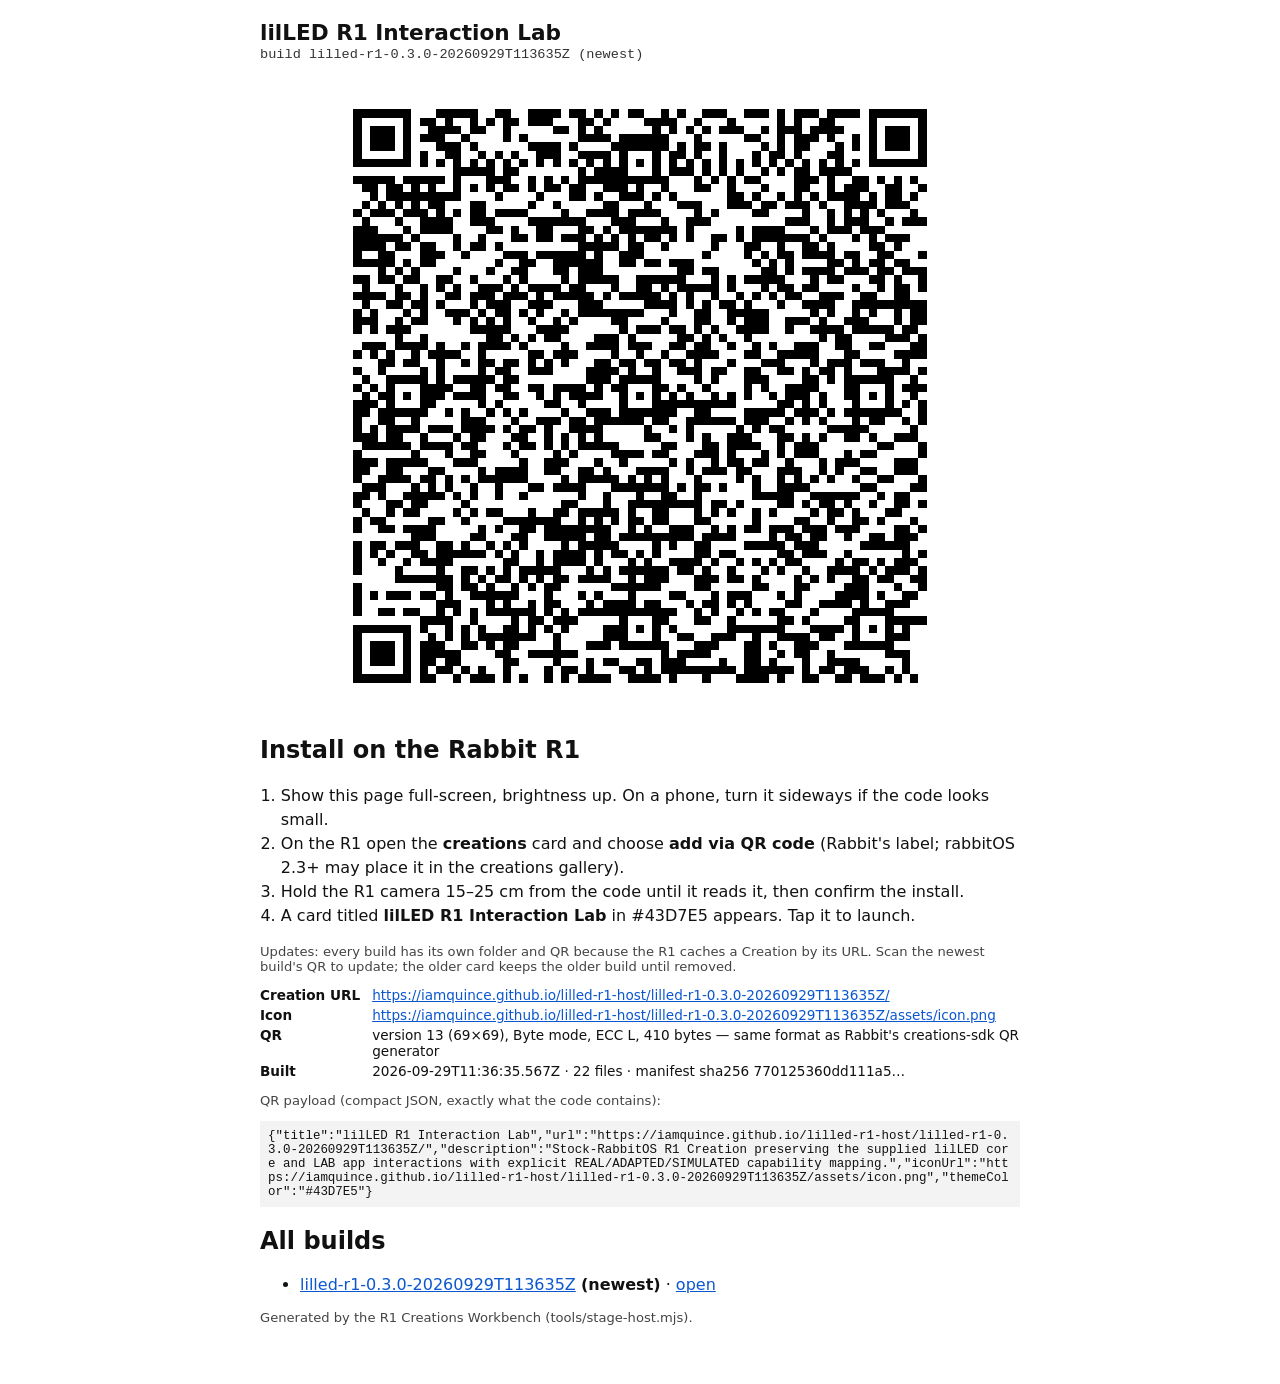
<file: index.html>
<!doctype html>
<html lang="en">
<head>
<meta charset="utf-8">
<meta name="viewport" content="width=device-width, initial-scale=1">
<title>Install lilLED R1 Interaction Lab on R1</title>
<style>
  html, body { margin: 0; background: #ffffff; color: #111111; font-family: system-ui, "Segoe UI", Arial, sans-serif; }
  main { max-width: 760px; margin: 0 auto; padding: 20px 16px 40px; }
  h1 { font-size: 1.35rem; margin: 0 0 2px; }
  .build { font-family: Consolas, monospace; font-size: .85rem; color: #333; margin: 0 0 14px; word-break: break-all; }
  .qr { width: min(92vw, 78vh, 640px); aspect-ratio: 1 / 1; margin: 0 auto; background: #ffffff; }
  .qr svg { display: block; width: 100%; height: 100%; }
  ol { padding-left: 1.3rem; line-height: 1.5; }
  dl { display: grid; grid-template-columns: max-content 1fr; gap: 4px 12px; font-size: .85rem; }
  dt { font-weight: 600; } dd { margin: 0; word-break: break-all; }
  pre { white-space: pre-wrap; word-break: break-all; background: #f3f3f3; padding: 8px; font-size: .78rem; }
  .note { font-size: .82rem; color: #444; }
  a { color: #0b57d0; }
</style>
</head>
<body>
<main>
  <h1>lilLED R1 Interaction Lab</h1>
  <p class="build">build lilled-r1-0.3.0-20260929T113635Z (newest)</p>
  <div class="qr"><svg xmlns="http://www.w3.org/2000/svg" viewBox="0 0 77 77" shape-rendering="crispEdges" role="img" aria-label="Install QR for lilLED R1 Interaction Lab">
<title>Install QR for lilLED R1 Interaction Lab</title>
<rect width="77" height="77" fill="#ffffff"/>
<path d="M4 4h7v1h-7zM14 4h5v1h-5zM21 4h2v1h-2zM25 4h4v1h-4zM30 4h2v1h-2zM33 4h1v1h-1zM35 4h1v1h-1zM37 4h2v1h-2zM41 4h1v1h-1zM43 4h1v1h-1zM46 4h3v1h-3zM51 4h3v1h-3zM55 4h1v1h-1zM57 4h3v1h-3zM61 4h4v1h-4zM66 4h7v1h-7zM4 5h1v1h-1zM10 5h1v1h-1zM12 5h2v1h-2zM15 5h1v1h-1zM18 5h1v1h-1zM20 5h1v1h-1zM22 5h2v1h-2zM25 5h3v1h-3zM31 5h2v1h-2zM34 5h1v1h-1zM39 5h4v1h-4zM45 5h1v1h-1zM49 5h1v1h-1zM55 5h1v1h-1zM57 5h1v1h-1zM60 5h2v1h-2zM66 5h1v1h-1zM72 5h1v1h-1zM4 6h1v1h-1zM6 6h3v1h-3zM10 6h1v1h-1zM13 6h4v1h-4zM18 6h2v1h-2zM22 6h1v1h-1zM28 6h2v1h-2zM31 6h1v1h-1zM33 6h1v1h-1zM40 6h1v1h-1zM42 6h1v1h-1zM44 6h1v1h-1zM46 6h1v1h-1zM48 6h3v1h-3zM53 6h1v1h-1zM55 6h3v1h-3zM59 6h4v1h-4zM66 6h1v1h-1zM68 6h3v1h-3zM72 6h1v1h-1zM4 7h1v1h-1zM6 7h3v1h-3zM10 7h1v1h-1zM12 7h3v1h-3zM17 7h1v1h-1zM22 7h1v1h-1zM24 7h1v1h-1zM31 7h4v1h-4zM36 7h6v1h-6zM45 7h1v1h-1zM51 7h2v1h-2zM55 7h1v1h-1zM57 7h3v1h-3zM61 7h1v1h-1zM64 7h1v1h-1zM66 7h1v1h-1zM68 7h3v1h-3zM72 7h1v1h-1zM4 8h1v1h-1zM6 8h3v1h-3zM10 8h1v1h-1zM14 8h3v1h-3zM18 8h1v1h-1zM25 8h4v1h-4zM30 8h1v1h-1zM35 8h7v1h-7zM43 8h1v1h-1zM45 8h2v1h-2zM48 8h1v1h-1zM53 8h1v1h-1zM55 8h1v1h-1zM57 8h2v1h-2zM62 8h1v1h-1zM64 8h1v1h-1zM66 8h1v1h-1zM68 8h3v1h-3zM72 8h1v1h-1zM4 9h1v1h-1zM10 9h1v1h-1zM12 9h1v1h-1zM15 9h2v1h-2zM19 9h1v1h-1zM21 9h1v1h-1zM23 9h1v1h-1zM26 9h3v1h-3zM31 9h4v1h-4zM36 9h1v1h-1zM40 9h1v1h-1zM42 9h2v1h-2zM45 9h1v1h-1zM48 9h1v1h-1zM52 9h1v1h-1zM54 9h2v1h-2zM57 9h1v1h-1zM61 9h2v1h-2zM66 9h1v1h-1zM72 9h1v1h-1zM4 10h7v1h-7zM12 10h1v1h-1zM14 10h1v1h-1zM16 10h1v1h-1zM18 10h1v1h-1zM20 10h1v1h-1zM22 10h1v1h-1zM24 10h1v1h-1zM26 10h1v1h-1zM28 10h1v1h-1zM30 10h1v1h-1zM32 10h1v1h-1zM34 10h1v1h-1zM36 10h1v1h-1zM38 10h1v1h-1zM40 10h1v1h-1zM42 10h1v1h-1zM44 10h1v1h-1zM46 10h1v1h-1zM48 10h1v1h-1zM50 10h1v1h-1zM52 10h1v1h-1zM54 10h1v1h-1zM56 10h1v1h-1zM58 10h1v1h-1zM60 10h1v1h-1zM62 10h1v1h-1zM64 10h1v1h-1zM66 10h7v1h-7zM16 11h5v1h-5zM22 11h2v1h-2zM31 11h1v1h-1zM33 11h4v1h-4zM40 11h1v1h-1zM42 11h3v1h-3zM46 11h1v1h-1zM48 11h1v1h-1zM50 11h1v1h-1zM53 11h1v1h-1zM55 11h1v1h-1zM57 11h2v1h-2zM60 11h4v1h-4zM4 12h5v1h-5zM10 12h5v1h-5zM16 12h1v1h-1zM20 12h3v1h-3zM25 12h1v1h-1zM27 12h1v1h-1zM29 12h1v1h-1zM31 12h11v1h-11zM45 12h1v1h-1zM47 12h1v1h-1zM49 12h1v1h-1zM51 12h2v1h-2zM57 12h3v1h-3zM61 12h1v1h-1zM64 12h2v1h-2zM67 12h1v1h-1zM69 12h1v1h-1zM71 12h1v1h-1zM5 13h2v1h-2zM8 13h2v1h-2zM11 13h1v1h-1zM13 13h1v1h-1zM16 13h1v1h-1zM18 13h1v1h-1zM20 13h1v1h-1zM22 13h2v1h-2zM25 13h1v1h-1zM27 13h2v1h-2zM30 13h2v1h-2zM34 13h3v1h-3zM38 13h1v1h-1zM41 13h1v1h-1zM45 13h2v1h-2zM49 13h1v1h-1zM53 13h1v1h-1zM57 13h2v1h-2zM61 13h1v1h-1zM63 13h3v1h-3zM68 13h2v1h-2zM72 13h1v1h-1zM6 14h1v1h-1zM8 14h9v1h-9zM21 14h1v1h-1zM26 14h1v1h-1zM30 14h2v1h-2zM33 14h1v1h-1zM36 14h3v1h-3zM40 14h1v1h-1zM42 14h1v1h-1zM49 14h2v1h-2zM52 14h1v1h-1zM55 14h1v1h-1zM57 14h1v1h-1zM59 14h1v1h-1zM61 14h4v1h-4zM66 14h1v1h-1zM68 14h2v1h-2zM71 14h1v1h-1zM5 15h1v1h-1zM7 15h1v1h-1zM9 15h1v1h-1zM11 15h1v1h-1zM13 15h2v1h-2zM18 15h2v1h-2zM25 15h1v1h-1zM28 15h1v1h-1zM34 15h2v1h-2zM39 15h1v1h-1zM43 15h3v1h-3zM49 15h3v1h-3zM53 15h2v1h-2zM56 15h3v1h-3zM60 15h1v1h-1zM63 15h4v1h-4zM68 15h3v1h-3zM4 16h1v1h-1zM6 16h3v1h-3zM10 16h3v1h-3zM14 16h1v1h-1zM16 16h1v1h-1zM18 16h2v1h-2zM21 16h4v1h-4zM29 16h1v1h-1zM32 16h4v1h-4zM37 16h4v1h-4zM45 16h1v1h-1zM47 16h1v1h-1zM52 16h2v1h-2zM58 16h1v1h-1zM61 16h1v1h-1zM63 16h1v1h-1zM65 16h1v1h-1zM67 16h1v1h-1zM71 16h1v1h-1zM5 17h1v1h-1zM9 17h1v1h-1zM12 17h4v1h-4zM18 17h3v1h-3zM25 17h7v1h-7zM35 17h3v1h-3zM41 17h1v1h-1zM44 17h3v1h-3zM56 17h3v1h-3zM61 17h1v1h-1zM63 17h3v1h-3zM68 17h1v1h-1zM70 17h3v1h-3zM4 18h3v1h-3zM10 18h1v1h-1zM12 18h4v1h-4zM20 18h2v1h-2zM23 18h1v1h-1zM26 18h2v1h-2zM31 18h2v1h-2zM34 18h1v1h-1zM36 18h7v1h-7zM44 18h1v1h-1zM50 18h1v1h-1zM52 18h4v1h-4zM59 18h1v1h-1zM61 18h3v1h-3zM65 18h3v1h-3zM4 19h6v1h-6zM11 19h1v1h-1zM16 19h1v1h-1zM19 19h1v1h-1zM23 19h2v1h-2zM26 19h2v1h-2zM29 19h3v1h-3zM33 19h1v1h-1zM35 19h1v1h-1zM37 19h1v1h-1zM39 19h2v1h-2zM42 19h1v1h-1zM44 19h1v1h-1zM47 19h2v1h-2zM50 19h1v1h-1zM52 19h7v1h-7zM60 19h1v1h-1zM64 19h1v1h-1zM66 19h1v1h-1zM68 19h3v1h-3zM4 20h4v1h-4zM9 20h2v1h-2zM12 20h2v1h-2zM16 20h1v1h-1zM18 20h2v1h-2zM21 20h1v1h-1zM31 20h5v1h-5zM37 20h2v1h-2zM41 20h1v1h-1zM47 20h1v1h-1zM51 20h2v1h-2zM55 20h1v1h-1zM58 20h2v1h-2zM61 20h1v1h-1zM66 20h2v1h-2zM69 20h1v1h-1zM4 21h1v1h-1zM7 21h2v1h-2zM12 21h3v1h-3zM17 21h1v1h-1zM22 21h3v1h-3zM26 21h6v1h-6zM33 21h1v1h-1zM36 21h3v1h-3zM46 21h1v1h-1zM51 21h1v1h-1zM53 21h1v1h-1zM55 21h2v1h-2zM58 21h4v1h-4zM63 21h2v1h-2zM67 21h2v1h-2zM72 21h1v1h-1zM4 22h5v1h-5zM10 22h1v1h-1zM12 22h2v1h-2zM21 22h1v1h-1zM24 22h2v1h-2zM28 22h6v1h-6zM36 22h2v1h-2zM39 22h2v1h-2zM42 22h3v1h-3zM52 22h1v1h-1zM54 22h1v1h-1zM56 22h1v1h-1zM61 22h2v1h-2zM64 22h1v1h-1zM66 22h2v1h-2zM69 22h2v1h-2zM7 23h1v1h-1zM9 23h1v1h-1zM11 23h1v1h-1zM16 23h1v1h-1zM20 23h1v1h-1zM23 23h2v1h-2zM28 23h2v1h-2zM31 23h3v1h-3zM43 23h2v1h-2zM46 23h2v1h-2zM53 23h2v1h-2zM56 23h1v1h-1zM58 23h4v1h-4zM63 23h3v1h-3zM67 23h2v1h-2zM70 23h3v1h-3zM4 24h2v1h-2zM7 24h2v1h-2zM10 24h2v1h-2zM14 24h2v1h-2zM18 24h1v1h-1zM22 24h1v1h-1zM24 24h1v1h-1zM29 24h1v1h-1zM31 24h5v1h-5zM38 24h6v1h-6zM47 24h1v1h-1zM49 24h1v1h-1zM51 24h5v1h-5zM59 24h1v1h-1zM61 24h2v1h-2zM66 24h2v1h-2zM69 24h1v1h-1zM72 24h1v1h-1zM5 25h1v1h-1zM9 25h1v1h-1zM12 25h1v1h-1zM14 25h1v1h-1zM16 25h1v1h-1zM19 25h3v1h-3zM23 25h1v1h-1zM25 25h4v1h-4zM30 25h2v1h-2zM35 25h1v1h-1zM38 25h2v1h-2zM41 25h1v1h-1zM43 25h5v1h-5zM49 25h1v1h-1zM53 25h1v1h-1zM55 25h2v1h-2zM58 25h2v1h-2zM64 25h1v1h-1zM67 25h1v1h-1zM69 25h2v1h-2zM72 25h1v1h-1zM4 26h4v1h-4zM9 26h2v1h-2zM12 26h1v1h-1zM15 26h2v1h-2zM18 26h3v1h-3zM22 26h3v1h-3zM26 26h1v1h-1zM28 26h5v1h-5zM34 26h1v1h-1zM36 26h5v1h-5zM42 26h1v1h-1zM44 26h1v1h-1zM47 26h1v1h-1zM50 26h1v1h-1zM52 26h1v1h-1zM54 26h1v1h-1zM56 26h2v1h-2zM60 26h3v1h-3zM65 26h2v1h-2zM69 26h2v1h-2zM5 27h1v1h-1zM8 27h2v1h-2zM11 27h2v1h-2zM14 27h1v1h-1zM18 27h1v1h-1zM20 27h3v1h-3zM25 27h3v1h-3zM31 27h3v1h-3zM39 27h4v1h-4zM44 27h1v1h-1zM46 27h1v1h-1zM48 27h2v1h-2zM51 27h1v1h-1zM55 27h1v1h-1zM58 27h4v1h-4zM64 27h9v1h-9zM4 28h1v1h-1zM6 28h1v1h-1zM10 28h1v1h-1zM12 28h1v1h-1zM15 28h3v1h-3zM19 28h1v1h-1zM21 28h2v1h-2zM24 28h1v1h-1zM26 28h1v1h-1zM29 28h1v1h-1zM31 28h8v1h-8zM42 28h1v1h-1zM45 28h2v1h-2zM49 28h5v1h-5zM59 28h1v1h-1zM61 28h1v1h-1zM64 28h1v1h-1zM66 28h1v1h-1zM69 28h1v1h-1zM71 28h2v1h-2zM4 29h3v1h-3zM9 29h1v1h-1zM11 29h2v1h-2zM16 29h1v1h-1zM18 29h1v1h-1zM20 29h1v1h-1zM22 29h1v1h-1zM25 29h1v1h-1zM28 29h1v1h-1zM30 29h1v1h-1zM35 29h2v1h-2zM41 29h1v1h-1zM45 29h2v1h-2zM49 29h1v1h-1zM51 29h3v1h-3zM56 29h3v1h-3zM60 29h1v1h-1zM63 29h3v1h-3zM69 29h1v1h-1zM71 29h2v1h-2zM4 30h1v1h-1zM6 30h1v1h-1zM8 30h3v1h-3zM18 30h5v1h-5zM26 30h4v1h-4zM36 30h1v1h-1zM38 30h3v1h-3zM42 30h2v1h-2zM45 30h1v1h-1zM47 30h1v1h-1zM50 30h4v1h-4zM56 30h1v1h-1zM59 30h4v1h-4zM64 30h5v1h-5zM70 30h2v1h-2zM9 31h1v1h-1zM12 31h1v1h-1zM20 31h2v1h-2zM23 31h1v1h-1zM25 31h1v1h-1zM27 31h2v1h-2zM33 31h3v1h-3zM37 31h1v1h-1zM43 31h2v1h-2zM46 31h1v1h-1zM48 31h1v1h-1zM51 31h1v1h-1zM60 31h1v1h-1zM62 31h2v1h-2zM68 31h3v1h-3zM72 31h1v1h-1zM5 32h3v1h-3zM9 32h4v1h-4zM14 32h1v1h-1zM17 32h1v1h-1zM19 32h4v1h-4zM24 32h1v1h-1zM29 32h1v1h-1zM32 32h4v1h-4zM37 32h3v1h-3zM42 32h2v1h-2zM45 32h2v1h-2zM49 32h1v1h-1zM52 32h1v1h-1zM54 32h1v1h-1zM57 32h3v1h-3zM62 32h2v1h-2zM66 32h2v1h-2zM71 32h2v1h-2zM4 33h1v1h-1zM6 33h1v1h-1zM8 33h1v1h-1zM11 33h1v1h-1zM13 33h4v1h-4zM19 33h1v1h-1zM25 33h2v1h-2zM28 33h3v1h-3zM35 33h1v1h-1zM38 33h1v1h-1zM41 33h1v1h-1zM44 33h4v1h-4zM51 33h2v1h-2zM55 33h5v1h-5zM63 33h2v1h-2zM69 33h4v1h-4zM7 34h2v1h-2zM10 34h2v1h-2zM14 34h1v1h-1zM17 34h1v1h-1zM19 34h2v1h-2zM22 34h2v1h-2zM25 34h1v1h-1zM27 34h1v1h-1zM29 34h1v1h-1zM33 34h2v1h-2zM36 34h2v1h-2zM39 34h2v1h-2zM42 34h2v1h-2zM45 34h1v1h-1zM49 34h1v1h-1zM53 34h3v1h-3zM59 34h1v1h-1zM61 34h3v1h-3zM65 34h3v1h-3zM70 34h1v1h-1zM4 35h1v1h-1zM7 35h1v1h-1zM12 35h1v1h-1zM14 35h1v1h-1zM19 35h1v1h-1zM21 35h2v1h-2zM25 35h3v1h-3zM32 35h4v1h-4zM37 35h1v1h-1zM40 35h1v1h-1zM43 35h3v1h-3zM47 35h2v1h-2zM51 35h2v1h-2zM55 35h2v1h-2zM58 35h1v1h-1zM60 35h2v1h-2zM63 35h1v1h-1zM67 35h4v1h-4zM72 35h1v1h-1zM5 36h1v1h-1zM8 36h5v1h-5zM14 36h1v1h-1zM16 36h5v1h-5zM22 36h2v1h-2zM32 36h3v1h-3zM36 36h5v1h-5zM45 36h1v1h-1zM47 36h1v1h-1zM51 36h3v1h-3zM58 36h2v1h-2zM61 36h1v1h-1zM63 36h6v1h-6zM71 36h1v1h-1zM4 37h1v1h-1zM6 37h1v1h-1zM8 37h1v1h-1zM12 37h4v1h-4zM18 37h2v1h-2zM21 37h2v1h-2zM25 37h2v1h-2zM28 37h4v1h-4zM33 37h1v1h-1zM35 37h2v1h-2zM40 37h2v1h-2zM43 37h1v1h-1zM46 37h1v1h-1zM51 37h1v1h-1zM53 37h1v1h-1zM56 37h4v1h-4zM63 37h2v1h-2zM68 37h1v1h-1zM70 37h3v1h-3zM5 38h1v1h-1zM7 38h2v1h-2zM10 38h1v1h-1zM12 38h3v1h-3zM16 38h4v1h-4zM22 38h2v1h-2zM26 38h1v1h-1zM28 38h1v1h-1zM30 38h4v1h-4zM36 38h1v1h-1zM38 38h1v1h-1zM40 38h1v1h-1zM42 38h1v1h-1zM44 38h1v1h-1zM47 38h1v1h-1zM49 38h1v1h-1zM51 38h1v1h-1zM54 38h1v1h-1zM56 38h3v1h-3zM60 38h1v1h-1zM63 38h2v1h-2zM66 38h1v1h-1zM68 38h1v1h-1zM71 38h1v1h-1zM4 39h3v1h-3zM8 39h1v1h-1zM12 39h2v1h-2zM19 39h1v1h-1zM21 39h1v1h-1zM27 39h2v1h-2zM31 39h1v1h-1zM36 39h1v1h-1zM40 39h10v1h-10zM55 39h2v1h-2zM58 39h1v1h-1zM60 39h1v1h-1zM64 39h1v1h-1zM68 39h1v1h-1zM70 39h1v1h-1zM72 39h1v1h-1zM4 40h2v1h-2zM7 40h6v1h-6zM15 40h1v1h-1zM17 40h1v1h-1zM20 40h1v1h-1zM22 40h1v1h-1zM24 40h1v1h-1zM29 40h1v1h-1zM32 40h3v1h-3zM36 40h7v1h-7zM45 40h2v1h-2zM51 40h5v1h-5zM57 40h3v1h-3zM61 40h1v1h-1zM63 40h7v1h-7zM72 40h1v1h-1zM4 41h1v1h-1zM7 41h2v1h-2zM11 41h1v1h-1zM17 41h3v1h-3zM23 41h1v1h-1zM26 41h3v1h-3zM30 41h2v1h-2zM33 41h6v1h-6zM40 41h2v1h-2zM44 41h6v1h-6zM51 41h3v1h-3zM56 41h1v1h-1zM58 41h1v1h-1zM60 41h1v1h-1zM64 41h1v1h-1zM66 41h2v1h-2zM70 41h1v1h-1zM72 41h1v1h-1zM4 42h1v1h-1zM6 42h1v1h-1zM8 42h4v1h-4zM13 42h3v1h-3zM17 42h4v1h-4zM22 42h1v1h-1zM24 42h2v1h-2zM27 42h1v1h-1zM30 42h4v1h-4zM39 42h1v1h-1zM42 42h1v1h-1zM44 42h1v1h-1zM50 42h1v1h-1zM52 42h1v1h-1zM54 42h2v1h-2zM61 42h5v1h-5zM71 42h1v1h-1zM4 43h3v1h-3zM8 43h2v1h-2zM12 43h1v1h-1zM16 43h1v1h-1zM18 43h2v1h-2zM23 43h2v1h-2zM27 43h1v1h-1zM29 43h1v1h-1zM31 43h1v1h-1zM33 43h1v1h-1zM39 43h2v1h-2zM44 43h1v1h-1zM46 43h1v1h-1zM49 43h3v1h-3zM55 43h2v1h-2zM58 43h1v1h-1zM60 43h1v1h-1zM63 43h2v1h-2zM66 43h1v1h-1zM69 43h3v1h-3zM5 44h6v1h-6zM12 44h4v1h-4zM17 44h2v1h-2zM22 44h1v1h-1zM24 44h2v1h-2zM27 44h1v1h-1zM29 44h1v1h-1zM31 44h5v1h-5zM41 44h2v1h-2zM46 44h2v1h-2zM49 44h4v1h-4zM55 44h1v1h-1zM57 44h3v1h-3zM67 44h2v1h-2zM72 44h1v1h-1zM4 45h1v1h-1zM11 45h1v1h-1zM15 45h1v1h-1zM18 45h2v1h-2zM23 45h1v1h-1zM28 45h1v1h-1zM30 45h1v1h-1zM35 45h4v1h-4zM40 45h2v1h-2zM45 45h3v1h-3zM49 45h1v1h-1zM53 45h1v1h-1zM55 45h1v1h-1zM57 45h3v1h-3zM63 45h1v1h-1zM65 45h2v1h-2zM72 45h1v1h-1zM4 46h3v1h-3zM8 46h5v1h-5zM16 46h3v1h-3zM24 46h1v1h-1zM27 46h3v1h-3zM33 46h1v1h-1zM36 46h1v1h-1zM42 46h1v1h-1zM44 46h1v1h-1zM47 46h1v1h-1zM49 46h2v1h-2zM52 46h2v1h-2zM56 46h1v1h-1zM60 46h1v1h-1zM62 46h3v1h-3zM69 46h3v1h-3zM4 47h2v1h-2zM8 47h2v1h-2zM13 47h2v1h-2zM19 47h1v1h-1zM21 47h4v1h-4zM27 47h2v1h-2zM31 47h2v1h-2zM34 47h1v1h-1zM38 47h4v1h-4zM44 47h1v1h-1zM46 47h3v1h-3zM50 47h2v1h-2zM55 47h3v1h-3zM60 47h1v1h-1zM62 47h1v1h-1zM65 47h2v1h-2zM69 47h3v1h-3zM4 48h1v1h-1zM7 48h4v1h-4zM12 48h2v1h-2zM15 48h1v1h-1zM17 48h1v1h-1zM19 48h6v1h-6zM29 48h1v1h-1zM31 48h5v1h-5zM37 48h1v1h-1zM39 48h1v1h-1zM41 48h1v1h-1zM45 48h1v1h-1zM50 48h1v1h-1zM52 48h1v1h-1zM55 48h1v1h-1zM57 48h1v1h-1zM59 48h1v1h-1zM61 48h1v1h-1zM64 48h1v1h-1zM67 48h2v1h-2zM72 48h1v1h-1zM5 49h3v1h-3zM11 49h1v1h-1zM13 49h1v1h-1zM15 49h1v1h-1zM18 49h1v1h-1zM21 49h1v1h-1zM25 49h2v1h-2zM28 49h4v1h-4zM35 49h7v1h-7zM43 49h1v1h-1zM45 49h2v1h-2zM48 49h1v1h-1zM52 49h1v1h-1zM55 49h4v1h-4zM65 49h2v1h-2zM71 49h2v1h-2zM4 50h2v1h-2zM7 50h1v1h-1zM10 50h5v1h-5zM16 50h1v1h-1zM18 50h1v1h-1zM21 50h1v1h-1zM24 50h1v1h-1zM31 50h1v1h-1zM34 50h1v1h-1zM38 50h1v1h-1zM41 50h2v1h-2zM45 50h1v1h-1zM52 50h5v1h-5zM59 50h6v1h-6zM67 50h1v1h-1zM69 50h2v1h-2zM4 51h1v1h-1zM8 51h2v1h-2zM11 51h2v1h-2zM17 51h1v1h-1zM29 51h2v1h-2zM34 51h1v1h-1zM37 51h9v1h-9zM47 51h2v1h-2zM50 51h1v1h-1zM55 51h2v1h-2zM58 51h1v1h-1zM60 51h2v1h-2zM63 51h1v1h-1zM66 51h1v1h-1zM69 51h2v1h-2zM72 51h1v1h-1zM5 52h1v1h-1zM8 52h1v1h-1zM10 52h2v1h-2zM16 52h1v1h-1zM18 52h1v1h-1zM20 52h2v1h-2zM25 52h1v1h-1zM28 52h2v1h-2zM31 52h5v1h-5zM37 52h1v1h-1zM40 52h2v1h-2zM45 52h1v1h-1zM47 52h1v1h-1zM49 52h1v1h-1zM52 52h1v1h-1zM54 52h1v1h-1zM59 52h1v1h-1zM61 52h2v1h-2zM64 52h1v1h-1zM68 52h2v1h-2zM4 53h1v1h-1zM6 53h2v1h-2zM13 53h2v1h-2zM17 53h1v1h-1zM22 53h7v1h-7zM31 53h1v1h-1zM33 53h1v1h-1zM35 53h1v1h-1zM37 53h2v1h-2zM40 53h2v1h-2zM45 53h2v1h-2zM52 53h1v1h-1zM57 53h2v1h-2zM61 53h1v1h-1zM64 53h2v1h-2zM67 53h1v1h-1zM71 53h1v1h-1zM4 54h1v1h-1zM7 54h2v1h-2zM10 54h4v1h-4zM19 54h1v1h-1zM21 54h1v1h-1zM24 54h2v1h-2zM27 54h8v1h-8zM37 54h1v1h-1zM39 54h1v1h-1zM42 54h3v1h-3zM47 54h1v1h-1zM49 54h1v1h-1zM51 54h2v1h-2zM54 54h3v1h-3zM58 54h3v1h-3zM62 54h3v1h-3zM69 54h2v1h-2zM72 54h1v1h-1zM11 55h3v1h-3zM18 55h2v1h-2zM23 55h2v1h-2zM27 55h5v1h-5zM33 55h2v1h-2zM36 55h9v1h-9zM46 55h4v1h-4zM54 55h1v1h-1zM56 55h2v1h-2zM59 55h2v1h-2zM63 55h1v1h-1zM66 55h2v1h-2zM69 55h3v1h-3zM4 56h1v1h-1zM6 56h2v1h-2zM9 56h3v1h-3zM14 56h2v1h-2zM17 56h1v1h-1zM20 56h1v1h-1zM22 56h1v1h-1zM24 56h1v1h-1zM29 56h1v1h-1zM31 56h5v1h-5zM40 56h1v1h-1zM42 56h1v1h-1zM45 56h2v1h-2zM51 56h5v1h-5zM57 56h3v1h-3zM65 56h6v1h-6zM4 57h1v1h-1zM6 57h1v1h-1zM8 57h1v1h-1zM11 57h2v1h-2zM14 57h6v1h-6zM21 57h1v1h-1zM23 57h1v1h-1zM26 57h1v1h-1zM28 57h4v1h-4zM33 57h1v1h-1zM35 57h2v1h-2zM38 57h1v1h-1zM40 57h1v1h-1zM45 57h2v1h-2zM48 57h2v1h-2zM55 57h2v1h-2zM58 57h3v1h-3zM63 57h1v1h-1zM70 57h1v1h-1zM72 57h1v1h-1zM4 58h1v1h-1zM7 58h1v1h-1zM10 58h1v1h-1zM12 58h4v1h-4zM22 58h2v1h-2zM26 58h1v1h-1zM28 58h4v1h-4zM33 58h1v1h-1zM37 58h1v1h-1zM39 58h1v1h-1zM42 58h4v1h-4zM47 58h1v1h-1zM50 58h1v1h-1zM52 58h1v1h-1zM54 58h1v1h-1zM56 58h2v1h-2zM62 58h1v1h-1zM64 58h2v1h-2zM67 58h1v1h-1zM69 58h3v1h-3zM4 59h1v1h-1zM9 59h1v1h-1zM14 59h1v1h-1zM17 59h2v1h-2zM20 59h1v1h-1zM22 59h1v1h-1zM24 59h5v1h-5zM32 59h1v1h-1zM34 59h1v1h-1zM36 59h6v1h-6zM43 59h2v1h-2zM46 59h1v1h-1zM49 59h1v1h-1zM53 59h1v1h-1zM55 59h1v1h-1zM58 59h1v1h-1zM61 59h4v1h-4zM66 59h1v1h-1zM68 59h3v1h-3zM72 59h1v1h-1zM9 60h7v1h-7zM17 60h1v1h-1zM19 60h1v1h-1zM21 60h2v1h-2zM24 60h1v1h-1zM26 60h1v1h-1zM28 60h2v1h-2zM31 60h4v1h-4zM37 60h1v1h-1zM39 60h3v1h-3zM45 60h3v1h-3zM49 60h2v1h-2zM52 60h1v1h-1zM57 60h1v1h-1zM59 60h1v1h-1zM61 60h1v1h-1zM64 60h2v1h-2zM67 60h2v1h-2zM71 60h2v1h-2zM4 61h1v1h-1zM14 61h2v1h-2zM17 61h2v1h-2zM20 61h1v1h-1zM23 61h1v1h-1zM25 61h1v1h-1zM27 61h2v1h-2zM35 61h6v1h-6zM45 61h2v1h-2zM52 61h2v1h-2zM57 61h2v1h-2zM63 61h3v1h-3zM69 61h1v1h-1zM72 61h1v1h-1zM4 62h1v1h-1zM6 62h1v1h-1zM8 62h3v1h-3zM12 62h2v1h-2zM15 62h1v1h-1zM18 62h6v1h-6zM27 62h1v1h-1zM31 62h1v1h-1zM33 62h1v1h-1zM37 62h1v1h-1zM42 62h2v1h-2zM47 62h1v1h-1zM49 62h3v1h-3zM55 62h1v1h-1zM57 62h1v1h-1zM62 62h4v1h-4zM67 62h1v1h-1zM70 62h2v1h-2zM4 63h1v1h-1zM14 63h3v1h-3zM20 63h1v1h-1zM22 63h1v1h-1zM25 63h1v1h-1zM27 63h2v1h-2zM32 63h1v1h-1zM34 63h4v1h-4zM39 63h2v1h-2zM44 63h1v1h-1zM46 63h2v1h-2zM49 63h1v1h-1zM51 63h1v1h-1zM56 63h2v1h-2zM60 63h4v1h-4zM65 63h1v1h-1zM68 63h3v1h-3zM4 64h1v1h-1zM7 64h2v1h-2zM10 64h2v1h-2zM14 64h1v1h-1zM16 64h1v1h-1zM18 64h1v1h-1zM20 64h6v1h-6zM27 64h1v1h-1zM29 64h1v1h-1zM31 64h12v1h-12zM45 64h1v1h-1zM47 64h1v1h-1zM50 64h1v1h-1zM52 64h1v1h-1zM54 64h2v1h-2zM59 64h1v1h-1zM64 64h5v1h-5zM12 65h4v1h-4zM18 65h1v1h-1zM23 65h1v1h-1zM25 65h2v1h-2zM28 65h3v1h-3zM36 65h1v1h-1zM40 65h2v1h-2zM45 65h2v1h-2zM49 65h1v1h-1zM55 65h2v1h-2zM58 65h1v1h-1zM63 65h2v1h-2zM68 65h5v1h-5zM4 66h7v1h-7zM12 66h1v1h-1zM15 66h1v1h-1zM17 66h1v1h-1zM19 66h1v1h-1zM22 66h2v1h-2zM25 66h1v1h-1zM27 66h1v1h-1zM29 66h1v1h-1zM34 66h3v1h-3zM38 66h1v1h-1zM40 66h1v1h-1zM42 66h1v1h-1zM49 66h7v1h-7zM59 66h4v1h-4zM64 66h1v1h-1zM66 66h1v1h-1zM68 66h1v1h-1zM70 66h1v1h-1zM4 67h1v1h-1zM10 67h1v1h-1zM13 67h1v1h-1zM15 67h1v1h-1zM17 67h1v1h-1zM19 67h7v1h-7zM28 67h1v1h-1zM34 67h3v1h-3zM40 67h1v1h-1zM43 67h2v1h-2zM47 67h3v1h-3zM52 67h1v1h-1zM55 67h4v1h-4zM60 67h2v1h-2zM64 67h1v1h-1zM68 67h3v1h-3zM4 68h1v1h-1zM6 68h3v1h-3zM10 68h1v1h-1zM12 68h3v1h-3zM17 68h2v1h-2zM20 68h1v1h-1zM22 68h2v1h-2zM28 68h1v1h-1zM32 68h3v1h-3zM36 68h6v1h-6zM45 68h3v1h-3zM51 68h2v1h-2zM54 68h1v1h-1zM57 68h3v1h-3zM63 68h6v1h-6zM4 69h1v1h-1zM6 69h3v1h-3zM10 69h1v1h-1zM12 69h5v1h-5zM21 69h2v1h-2zM25 69h6v1h-6zM41 69h1v1h-1zM43 69h4v1h-4zM51 69h2v1h-2zM55 69h1v1h-1zM57 69h2v1h-2zM61 69h1v1h-1zM68 69h3v1h-3zM4 70h1v1h-1zM6 70h3v1h-3zM10 70h1v1h-1zM12 70h2v1h-2zM15 70h2v1h-2zM22 70h2v1h-2zM28 70h1v1h-1zM32 70h1v1h-1zM34 70h2v1h-2zM38 70h2v1h-2zM41 70h3v1h-3zM48 70h1v1h-1zM51 70h2v1h-2zM54 70h1v1h-1zM58 70h1v1h-1zM61 70h4v1h-4zM70 70h1v1h-1zM4 71h1v1h-1zM10 71h1v1h-1zM12 71h1v1h-1zM14 71h2v1h-2zM17 71h1v1h-1zM19 71h1v1h-1zM22 71h1v1h-1zM27 71h1v1h-1zM29 71h2v1h-2zM32 71h1v1h-1zM36 71h2v1h-2zM39 71h1v1h-1zM41 71h9v1h-9zM51 71h6v1h-6zM58 71h1v1h-1zM60 71h2v1h-2zM63 71h3v1h-3zM68 71h1v1h-1zM70 71h1v1h-1zM4 72h7v1h-7zM12 72h2v1h-2zM16 72h1v1h-1zM18 72h3v1h-3zM22 72h1v1h-1zM24 72h1v1h-1zM27 72h1v1h-1zM29 72h1v1h-1zM31 72h4v1h-4zM37 72h4v1h-4zM42 72h1v1h-1zM46 72h1v1h-1zM50 72h4v1h-4zM55 72h1v1h-1zM58 72h2v1h-2zM62 72h2v1h-2zM65 72h3v1h-3zM69 72h1v1h-1zM71 72h1v1h-1z" fill="#000000"/>
</svg>
</div>
  <h2>Install on the Rabbit R1</h2>
  <ol>
    <li>Show this page full-screen, brightness up. On a phone, turn it sideways if the code looks small.</li>
    <li>On the R1 open the <b>creations</b> card and choose <b>add via QR code</b> (Rabbit's label; rabbitOS 2.3+ may place it in the creations gallery).</li>
    <li>Hold the R1 camera 15&ndash;25 cm from the code until it reads it, then confirm the install.</li>
    <li>A card titled <b>lilLED R1 Interaction Lab</b> in #43D7E5 appears. Tap it to launch.</li>
  </ol>
  <p class="note">Updates: every build has its own folder and QR because the R1 caches a Creation by its URL. Scan the newest build's QR to update; the older card keeps the older build until removed.</p>
  <dl>
    <dt>Creation URL</dt><dd><a href="https://iamquince.github.io/lilled-r1-host/lilled-r1-0.3.0-20260929T113635Z/">https://iamquince.github.io/lilled-r1-host/lilled-r1-0.3.0-20260929T113635Z/</a></dd>
    <dt>Icon</dt><dd><a href="https://iamquince.github.io/lilled-r1-host/lilled-r1-0.3.0-20260929T113635Z/assets/icon.png">https://iamquince.github.io/lilled-r1-host/lilled-r1-0.3.0-20260929T113635Z/assets/icon.png</a></dd>
    <dt>QR</dt><dd>version 13 (69&times;69), Byte mode, ECC L, 410 bytes &mdash; same format as Rabbit's creations-sdk QR generator</dd>
    <dt>Built</dt><dd>2026-09-29T11:36:35.567Z &middot; 22 files &middot; manifest sha256 770125360dd111a5&hellip;</dd>
  </dl>
  <p class="note">QR payload (compact JSON, exactly what the code contains):</p>
  <pre>{&quot;title&quot;:&quot;lilLED R1 Interaction Lab&quot;,&quot;url&quot;:&quot;https://iamquince.github.io/lilled-r1-host/lilled-r1-0.3.0-20260929T113635Z/&quot;,&quot;description&quot;:&quot;Stock-RabbitOS R1 Creation preserving the supplied lilLED core and LAB app interactions with explicit REAL/ADAPTED/SIMULATED capability mapping.&quot;,&quot;iconUrl&quot;:&quot;https://iamquince.github.io/lilled-r1-host/lilled-r1-0.3.0-20260929T113635Z/assets/icon.png&quot;,&quot;themeColor&quot;:&quot;#43D7E5&quot;}</pre>
  <h2>All builds</h2>
  <ul>
      <li><a href="install-lilled-r1-0.3.0-20260929T113635Z.html">lilled-r1-0.3.0-20260929T113635Z</a> <b>(newest)</b> &middot; <a href="lilled-r1-0.3.0-20260929T113635Z/">open</a></li>
  </ul>
  <p class="note">Generated by the R1 Creations Workbench (tools/stage-host.mjs).</p>
</main>
</body>
</html>
</file>
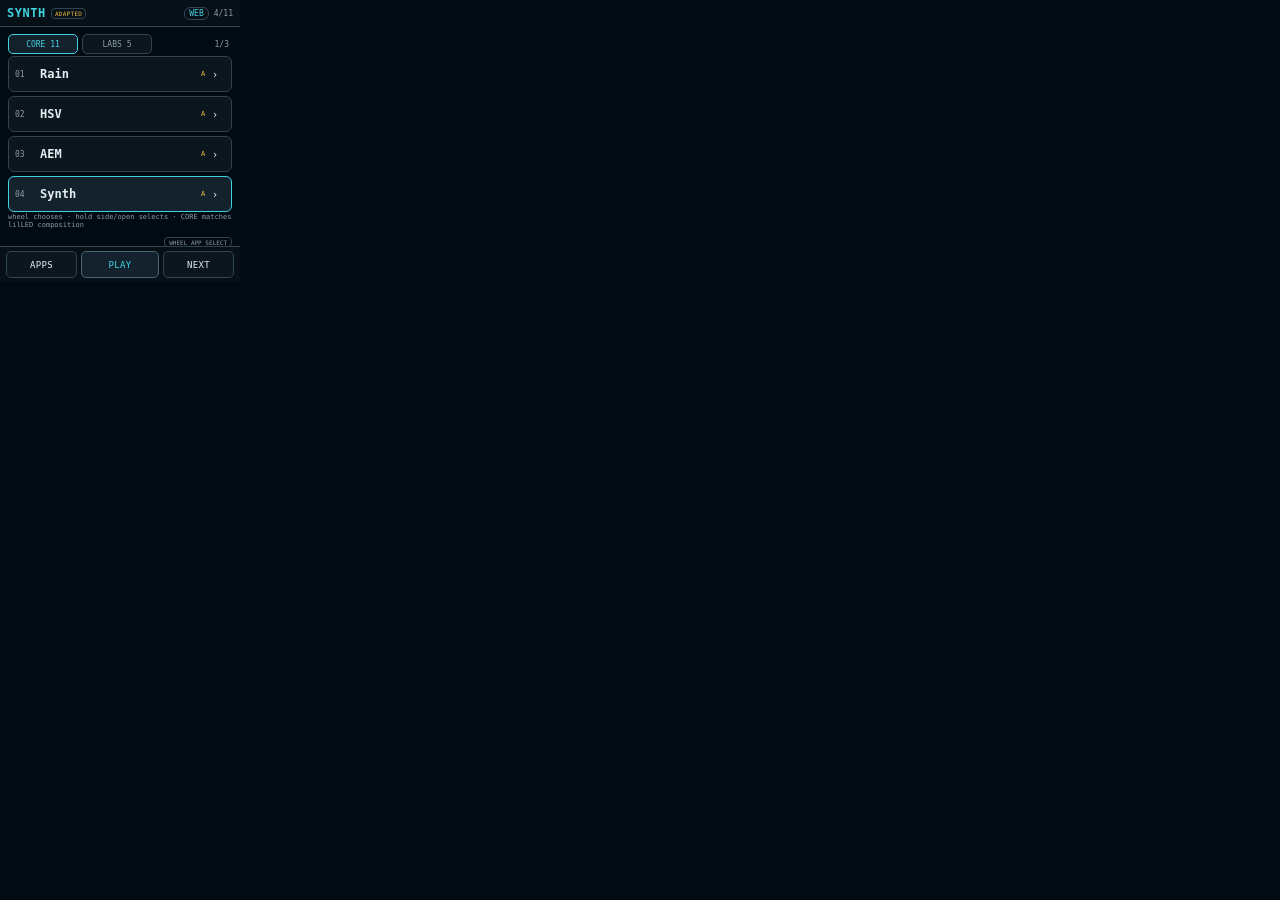
<file: lilled-r1-0.3.0-20260929T113635Z/index.html>
<!doctype html>
<html lang="en">
<head>
  <meta charset="utf-8">
  <meta name="viewport" content="width=device-width, initial-scale=1.0, maximum-scale=1.0, user-scalable=no, viewport-fit=cover">
  <meta name="theme-color" content="#070a10">
  <meta name="color-scheme" content="dark">
  <title>lilLED R1 Reference Lab</title>
  <link rel="stylesheet" href="src/styles.css">
</head>
<body>
  <div id="app" class="app-shell" aria-live="polite"></div>
  <script src="src/platform/emulator-bridge.js"></script>
  <script type="module" src="src/main.js"></script>
</body>
</html>
</file>
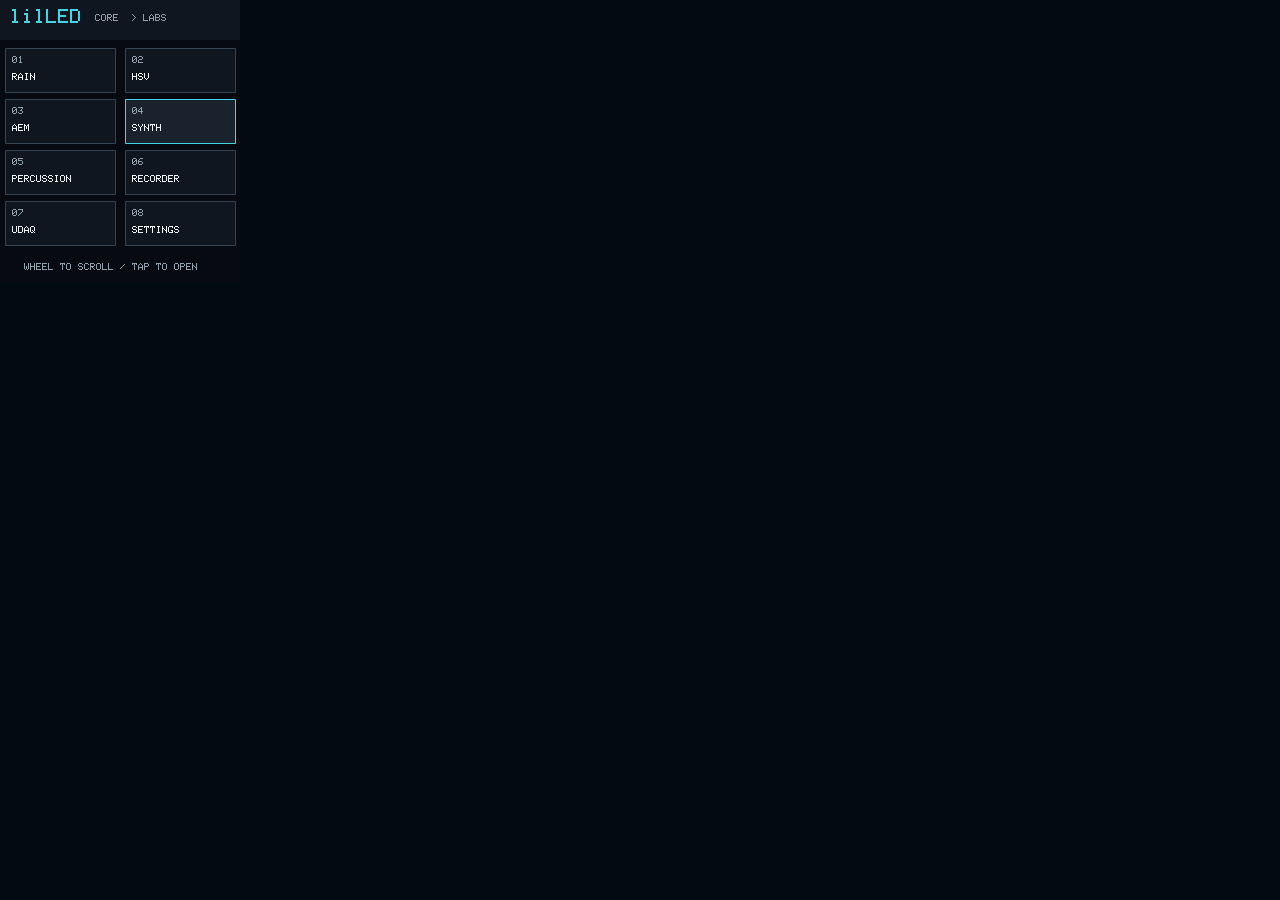
<file: lilled-r1-0.4.1-20260929T232309Z/index.html>
<!doctype html>
<html lang="en">
<head>
  <meta charset="utf-8">
  <meta name="viewport" content="width=device-width, initial-scale=1.0, maximum-scale=1.0, user-scalable=no, viewport-fit=cover">
  <meta name="theme-color" content="#070a10">
  <meta name="color-scheme" content="dark">
  <title>lilLED R1 Reference Lab</title>
  <link rel="stylesheet" href="src/styles.css">
</head>
<body>
  <div id="app" class="app-shell" aria-live="polite"></div>
  <canvas id="nativeScreen" width="240" height="282" aria-label="lilLED native screen" hidden></canvas>
  <script src="src/platform/emulator-bridge.js"></script>
  <script type="module" src="src/main.js"></script>
</body>
</html>
</file>
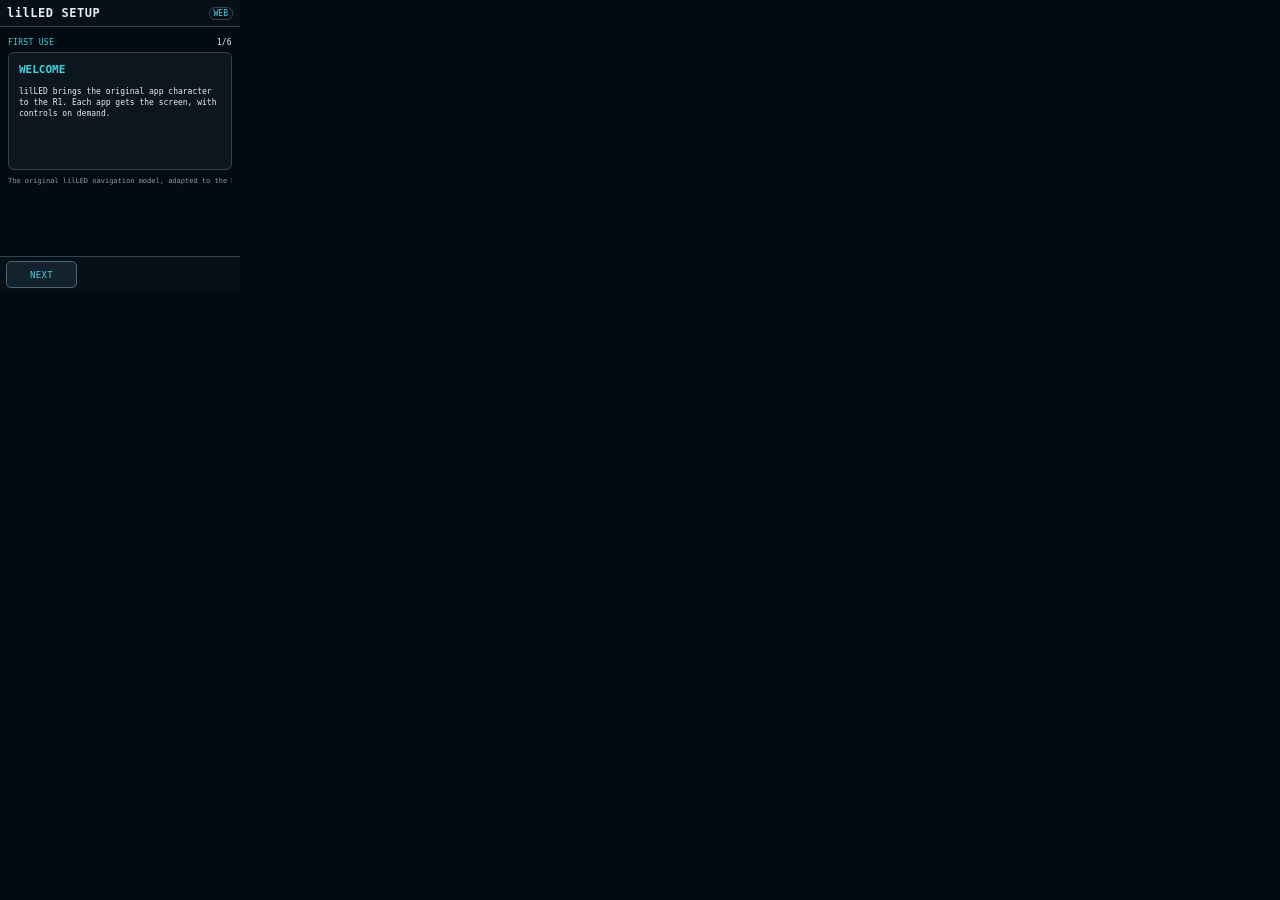
<file: lilled-r1-0.5.0-20260929T234111Z/index.html>
<!doctype html>
<html lang="en">
<head>
  <meta charset="utf-8">
  <meta name="viewport" content="width=device-width, initial-scale=1.0, maximum-scale=1.0, user-scalable=no, viewport-fit=cover">
  <meta name="theme-color" content="#070a10">
  <meta name="color-scheme" content="dark">
  <title>lilLED R1 Reference Lab</title>
  <link rel="stylesheet" href="src/styles.css">
</head>
<body>
  <div id="app" class="app-shell" aria-live="polite"></div>
  <canvas id="nativeScreen" width="240" height="292" aria-label="lilLED native screen" hidden></canvas>
  <script src="src/platform/emulator-bridge.js"></script>
  <script type="module" src="src/main.js"></script>
</body>
</html>
</file>
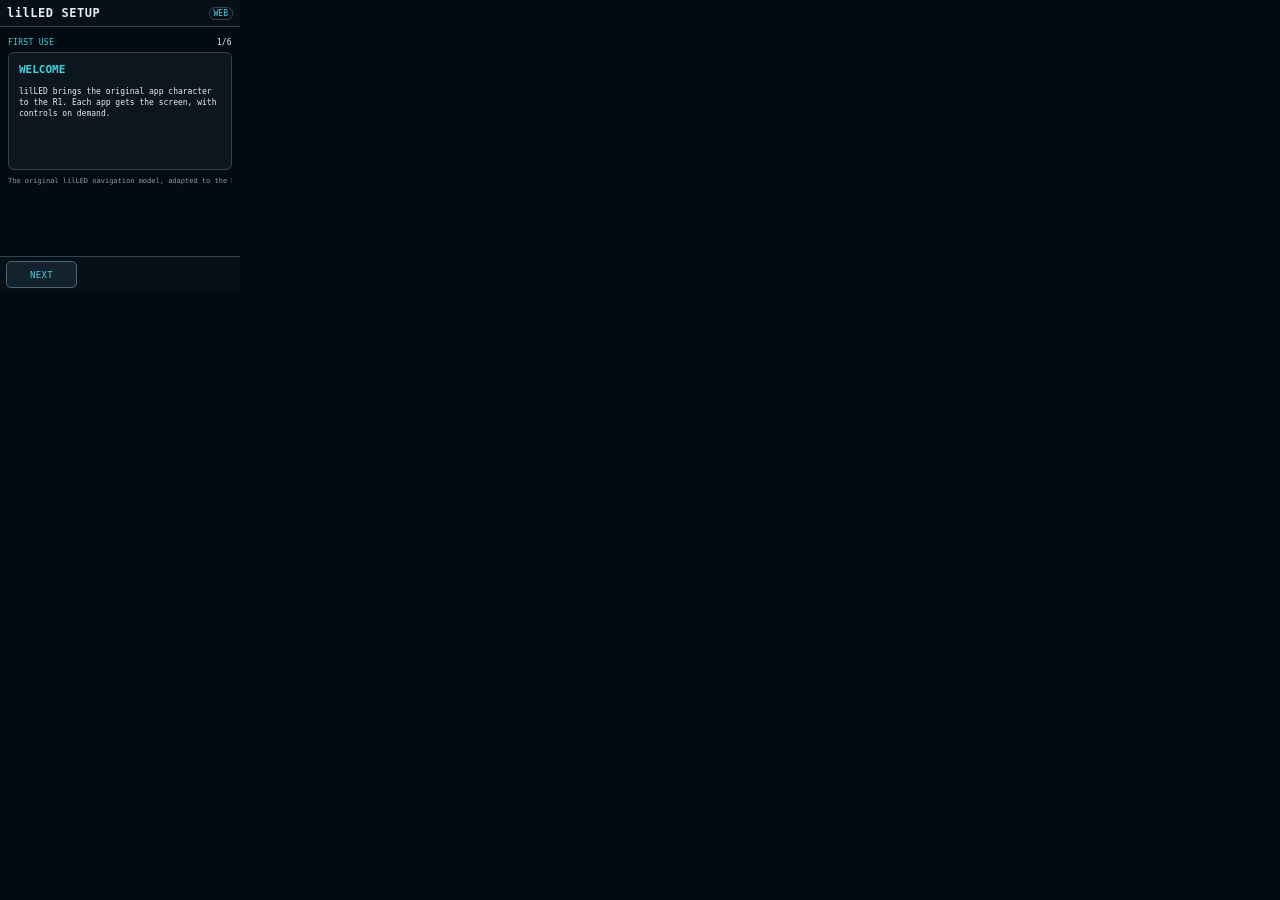
<file: lilled-r1-0.8.0-20260930T004728Z/index.html>
<!doctype html>
<html lang="en">
<head>
  <meta charset="utf-8">
  <meta name="viewport" content="width=device-width, initial-scale=1.0, maximum-scale=1.0, user-scalable=no, viewport-fit=cover">
  <meta name="theme-color" content="#070a10">
  <meta name="color-scheme" content="dark">
  <title>lilLED R1 Reference Lab</title>
  <link rel="stylesheet" href="src/styles.css">
</head>
<body>
  <div id="app" class="app-shell" aria-live="polite"></div>
  <canvas id="nativeScreen" width="240" height="292" aria-label="lilLED native screen" hidden></canvas>
  <input id="r1MessageKeyboard" aria-label="Message text" maxlength="200" autocomplete="off" style="position:fixed;left:0;bottom:0;width:1px;height:1px;opacity:0.01;z-index:-1">
  <script src="src/platform/emulator-bridge.js"></script>
  <script type="module" src="src/main.js"></script>
</body>
</html>
</file>
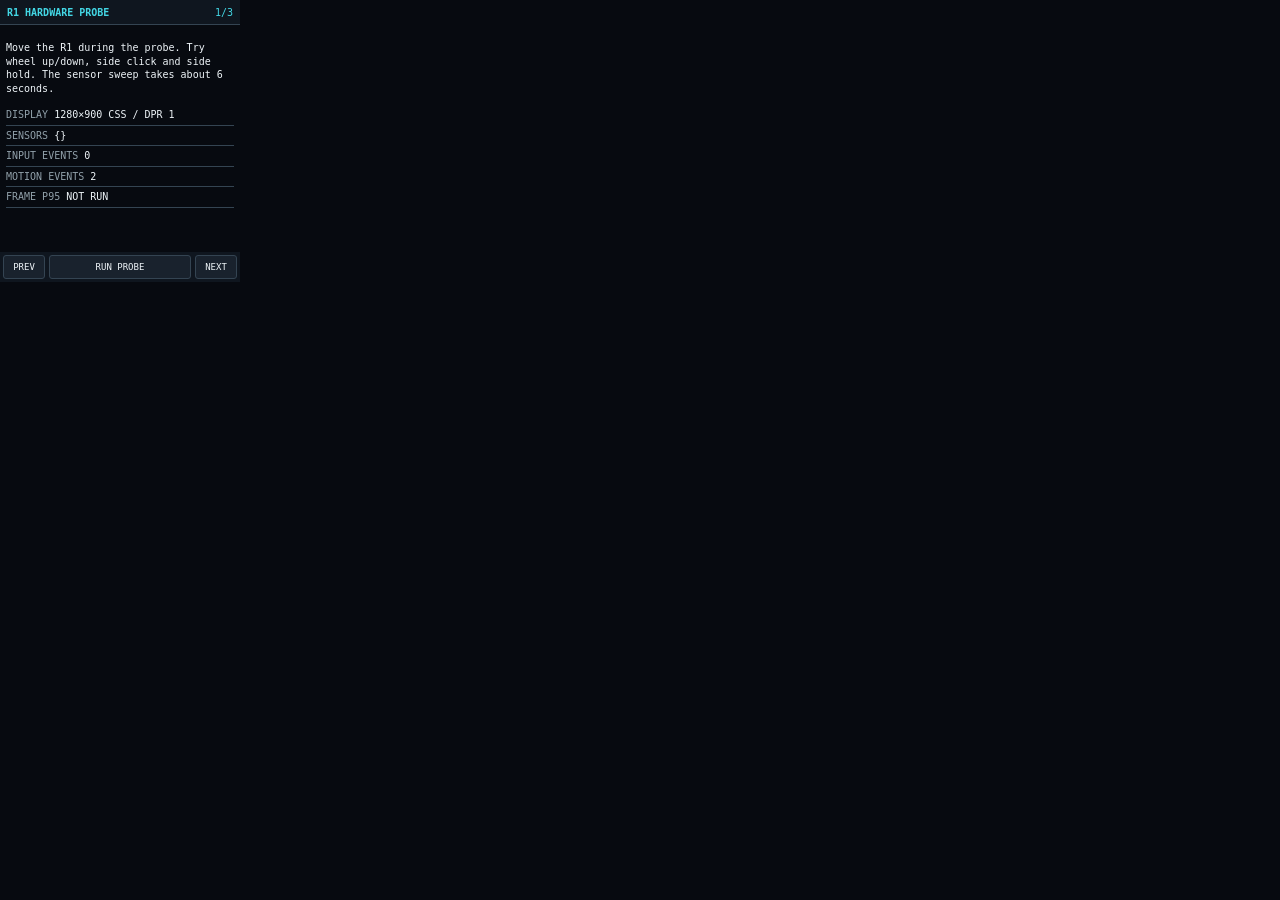
<file: r1-probe-0.1.0-20260929T224315Z/index.html>
<!doctype html>
<html lang="en"><head><meta charset="utf-8"><meta name="viewport" content="width=device-width, initial-scale=1.0, maximum-scale=1.0, user-scalable=no"><meta name="theme-color" content="#070a10"><title>R1 Hardware Probe</title><link rel="stylesheet" href="src/styles.css"></head>
<body><main><header><strong>R1 HARDWARE PROBE</strong><span id="page">1/3</span></header><section id="content" aria-live="polite"></section><footer><button id="prev">PREV</button><button id="run">RUN PROBE</button><button id="next">NEXT</button></footer></main><script type="module" src="src/main.js"></script></body></html>
</file>
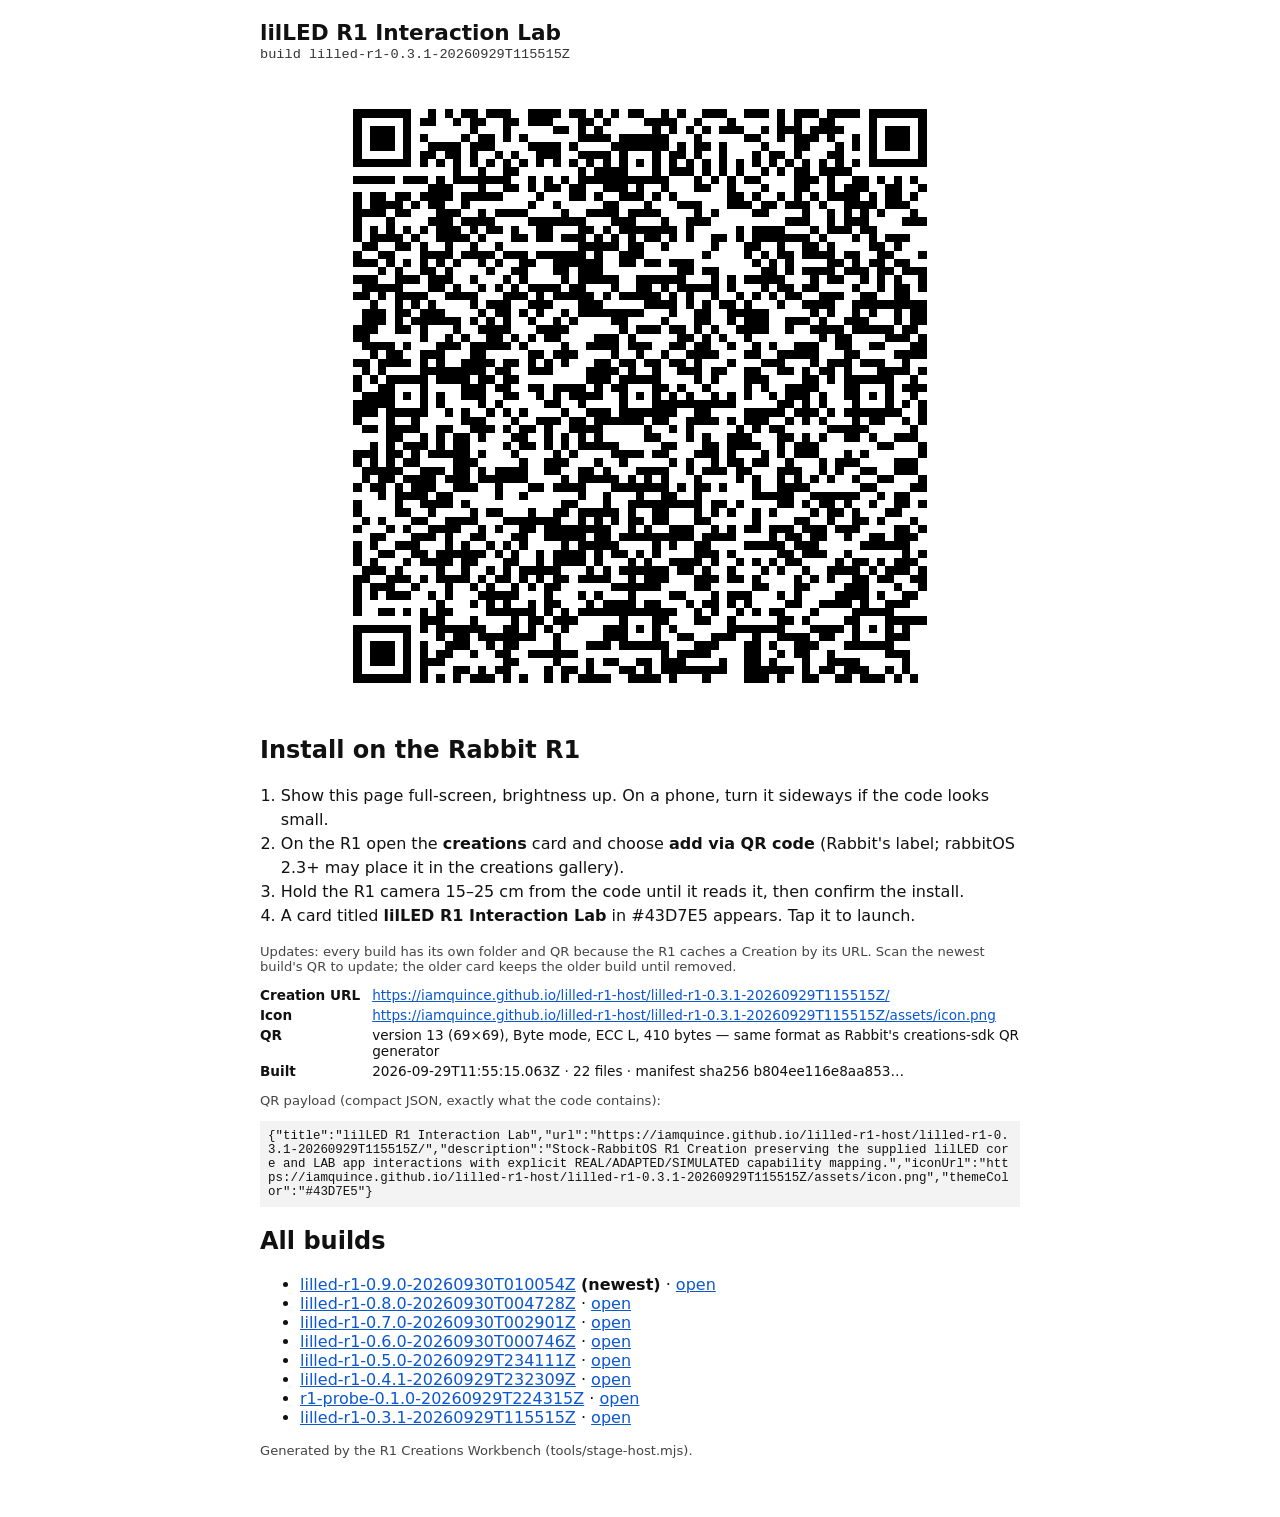
<file: install-lilled-r1-0.3.1-20260929T115515Z.html>
<!doctype html>
<html lang="en">
<head>
<meta charset="utf-8">
<meta name="viewport" content="width=device-width, initial-scale=1">
<title>Install lilLED R1 Interaction Lab on R1</title>
<style>
  html, body { margin: 0; background: #ffffff; color: #111111; font-family: system-ui, "Segoe UI", Arial, sans-serif; }
  main { max-width: 760px; margin: 0 auto; padding: 20px 16px 40px; }
  h1 { font-size: 1.35rem; margin: 0 0 2px; }
  .build { font-family: Consolas, monospace; font-size: .85rem; color: #333; margin: 0 0 14px; word-break: break-all; }
  .qr { width: min(92vw, 78vh, 640px); aspect-ratio: 1 / 1; margin: 0 auto; background: #ffffff; }
  .qr svg { display: block; width: 100%; height: 100%; }
  ol { padding-left: 1.3rem; line-height: 1.5; }
  dl { display: grid; grid-template-columns: max-content 1fr; gap: 4px 12px; font-size: .85rem; }
  dt { font-weight: 600; } dd { margin: 0; word-break: break-all; }
  pre { white-space: pre-wrap; word-break: break-all; background: #f3f3f3; padding: 8px; font-size: .78rem; }
  .note { font-size: .82rem; color: #444; }
  a { color: #0b57d0; }
</style>
</head>
<body>
<main>
  <h1>lilLED R1 Interaction Lab</h1>
  <p class="build">build lilled-r1-0.3.1-20260929T115515Z</p>
  <div class="qr"><svg xmlns="http://www.w3.org/2000/svg" viewBox="0 0 77 77" shape-rendering="crispEdges" role="img" aria-label="Install QR for lilLED R1 Interaction Lab">
<title>Install QR for lilLED R1 Interaction Lab</title>
<rect width="77" height="77" fill="#ffffff"/>
<path d="M4 4h7v1h-7zM13 4h1v1h-1zM15 4h1v1h-1zM17 4h2v1h-2zM20 4h3v1h-3zM25 4h4v1h-4zM30 4h2v1h-2zM33 4h1v1h-1zM35 4h1v1h-1zM37 4h2v1h-2zM41 4h1v1h-1zM43 4h1v1h-1zM46 4h3v1h-3zM51 4h3v1h-3zM55 4h1v1h-1zM57 4h3v1h-3zM61 4h4v1h-4zM66 4h7v1h-7zM4 5h1v1h-1zM10 5h1v1h-1zM12 5h2v1h-2zM16 5h1v1h-1zM18 5h2v1h-2zM22 5h2v1h-2zM25 5h3v1h-3zM31 5h2v1h-2zM34 5h1v1h-1zM39 5h4v1h-4zM45 5h1v1h-1zM49 5h1v1h-1zM55 5h1v1h-1zM57 5h1v1h-1zM60 5h2v1h-2zM66 5h1v1h-1zM72 5h1v1h-1zM4 6h1v1h-1zM6 6h3v1h-3zM10 6h1v1h-1zM18 6h1v1h-1zM22 6h1v1h-1zM28 6h2v1h-2zM31 6h1v1h-1zM33 6h1v1h-1zM40 6h1v1h-1zM42 6h1v1h-1zM44 6h1v1h-1zM46 6h1v1h-1zM48 6h3v1h-3zM53 6h1v1h-1zM55 6h3v1h-3zM59 6h4v1h-4zM66 6h1v1h-1zM68 6h3v1h-3zM72 6h1v1h-1zM4 7h1v1h-1zM6 7h3v1h-3zM10 7h1v1h-1zM12 7h1v1h-1zM17 7h1v1h-1zM19 7h2v1h-2zM22 7h1v1h-1zM24 7h1v1h-1zM31 7h4v1h-4zM36 7h6v1h-6zM45 7h1v1h-1zM51 7h2v1h-2zM55 7h1v1h-1zM57 7h3v1h-3zM61 7h1v1h-1zM64 7h1v1h-1zM66 7h1v1h-1zM68 7h3v1h-3zM72 7h1v1h-1zM4 8h1v1h-1zM6 8h3v1h-3zM10 8h1v1h-1zM13 8h4v1h-4zM18 8h3v1h-3zM25 8h4v1h-4zM30 8h1v1h-1zM35 8h7v1h-7zM43 8h1v1h-1zM45 8h2v1h-2zM48 8h1v1h-1zM53 8h1v1h-1zM57 8h2v1h-2zM62 8h1v1h-1zM64 8h1v1h-1zM66 8h1v1h-1zM68 8h3v1h-3zM72 8h1v1h-1zM4 9h1v1h-1zM10 9h1v1h-1zM12 9h2v1h-2zM15 9h2v1h-2zM18 9h1v1h-1zM21 9h1v1h-1zM23 9h1v1h-1zM26 9h3v1h-3zM31 9h4v1h-4zM36 9h1v1h-1zM40 9h1v1h-1zM42 9h2v1h-2zM45 9h1v1h-1zM48 9h1v1h-1zM52 9h1v1h-1zM54 9h2v1h-2zM57 9h1v1h-1zM61 9h2v1h-2zM66 9h1v1h-1zM72 9h1v1h-1zM4 10h7v1h-7zM12 10h1v1h-1zM14 10h1v1h-1zM16 10h1v1h-1zM18 10h1v1h-1zM20 10h1v1h-1zM22 10h1v1h-1zM24 10h1v1h-1zM26 10h1v1h-1zM28 10h1v1h-1zM30 10h1v1h-1zM32 10h1v1h-1zM34 10h1v1h-1zM36 10h1v1h-1zM38 10h1v1h-1zM40 10h1v1h-1zM42 10h1v1h-1zM44 10h1v1h-1zM46 10h1v1h-1zM48 10h1v1h-1zM50 10h1v1h-1zM52 10h1v1h-1zM54 10h1v1h-1zM56 10h1v1h-1zM58 10h1v1h-1zM60 10h1v1h-1zM62 10h1v1h-1zM64 10h1v1h-1zM66 10h7v1h-7zM16 11h1v1h-1zM19 11h1v1h-1zM22 11h2v1h-2zM31 11h1v1h-1zM33 11h4v1h-4zM40 11h1v1h-1zM42 11h3v1h-3zM46 11h1v1h-1zM48 11h1v1h-1zM50 11h1v1h-1zM53 11h1v1h-1zM55 11h1v1h-1zM57 11h2v1h-2zM60 11h4v1h-4zM4 12h5v1h-5zM10 12h3v1h-3zM14 12h1v1h-1zM16 12h7v1h-7zM25 12h1v1h-1zM27 12h1v1h-1zM29 12h1v1h-1zM31 12h11v1h-11zM45 12h1v1h-1zM47 12h1v1h-1zM49 12h1v1h-1zM51 12h2v1h-2zM57 12h3v1h-3zM61 12h1v1h-1zM64 12h2v1h-2zM67 12h1v1h-1zM69 12h1v1h-1zM71 12h1v1h-1zM13 13h3v1h-3zM19 13h1v1h-1zM22 13h2v1h-2zM25 13h1v1h-1zM27 13h2v1h-2zM30 13h2v1h-2zM34 13h3v1h-3zM38 13h1v1h-1zM41 13h1v1h-1zM45 13h2v1h-2zM49 13h1v1h-1zM53 13h1v1h-1zM57 13h2v1h-2zM61 13h1v1h-1zM63 13h3v1h-3zM68 13h2v1h-2zM72 13h1v1h-1zM4 14h1v1h-1zM6 14h2v1h-2zM9 14h2v1h-2zM12 14h4v1h-4zM17 14h5v1h-5zM26 14h1v1h-1zM30 14h2v1h-2zM33 14h1v1h-1zM36 14h3v1h-3zM40 14h1v1h-1zM42 14h1v1h-1zM49 14h2v1h-2zM52 14h1v1h-1zM55 14h1v1h-1zM57 14h1v1h-1zM59 14h1v1h-1zM61 14h4v1h-4zM66 14h1v1h-1zM68 14h2v1h-2zM71 14h1v1h-1zM4 15h1v1h-1zM6 15h4v1h-4zM11 15h1v1h-1zM13 15h2v1h-2zM17 15h1v1h-1zM25 15h1v1h-1zM28 15h1v1h-1zM34 15h2v1h-2zM39 15h1v1h-1zM43 15h3v1h-3zM49 15h3v1h-3zM53 15h2v1h-2zM56 15h3v1h-3zM60 15h1v1h-1zM63 15h4v1h-4zM68 15h3v1h-3zM4 16h4v1h-4zM9 16h2v1h-2zM14 16h3v1h-3zM19 16h1v1h-1zM21 16h4v1h-4zM29 16h1v1h-1zM32 16h4v1h-4zM37 16h4v1h-4zM45 16h1v1h-1zM47 16h1v1h-1zM52 16h2v1h-2zM58 16h1v1h-1zM61 16h1v1h-1zM63 16h1v1h-1zM65 16h1v1h-1zM67 16h1v1h-1zM71 16h1v1h-1zM4 17h1v1h-1zM8 17h1v1h-1zM13 17h3v1h-3zM17 17h4v1h-4zM25 17h7v1h-7zM35 17h3v1h-3zM41 17h1v1h-1zM44 17h3v1h-3zM56 17h3v1h-3zM61 17h1v1h-1zM63 17h3v1h-3zM70 17h3v1h-3zM4 18h1v1h-1zM6 18h1v1h-1zM8 18h1v1h-1zM10 18h1v1h-1zM12 18h1v1h-1zM14 18h3v1h-3zM18 18h1v1h-1zM20 18h2v1h-2zM23 18h1v1h-1zM26 18h2v1h-2zM31 18h2v1h-2zM34 18h1v1h-1zM36 18h7v1h-7zM44 18h1v1h-1zM50 18h1v1h-1zM52 18h4v1h-4zM59 18h1v1h-1zM61 18h3v1h-3zM65 18h2v1h-2zM4 19h1v1h-1zM6 19h4v1h-4zM11 19h1v1h-1zM14 19h4v1h-4zM19 19h1v1h-1zM23 19h2v1h-2zM26 19h2v1h-2zM29 19h3v1h-3zM33 19h1v1h-1zM35 19h1v1h-1zM37 19h1v1h-1zM39 19h2v1h-2zM42 19h1v1h-1zM44 19h1v1h-1zM47 19h2v1h-2zM50 19h1v1h-1zM52 19h7v1h-7zM60 19h1v1h-1zM64 19h1v1h-1zM66 19h1v1h-1zM68 19h3v1h-3zM5 20h2v1h-2zM9 20h2v1h-2zM12 20h1v1h-1zM15 20h1v1h-1zM18 20h1v1h-1zM21 20h1v1h-1zM31 20h5v1h-5zM37 20h2v1h-2zM41 20h1v1h-1zM47 20h1v1h-1zM51 20h2v1h-2zM55 20h1v1h-1zM58 20h2v1h-2zM61 20h1v1h-1zM66 20h2v1h-2zM69 20h1v1h-1zM4 21h1v1h-1zM7 21h2v1h-2zM12 21h4v1h-4zM17 21h4v1h-4zM22 21h3v1h-3zM26 21h6v1h-6zM33 21h1v1h-1zM36 21h3v1h-3zM46 21h1v1h-1zM51 21h1v1h-1zM53 21h1v1h-1zM55 21h2v1h-2zM58 21h4v1h-4zM63 21h2v1h-2zM67 21h2v1h-2zM72 21h1v1h-1zM4 22h3v1h-3zM8 22h1v1h-1zM10 22h1v1h-1zM12 22h1v1h-1zM14 22h1v1h-1zM16 22h1v1h-1zM19 22h1v1h-1zM21 22h1v1h-1zM24 22h2v1h-2zM28 22h6v1h-6zM36 22h2v1h-2zM39 22h2v1h-2zM42 22h3v1h-3zM52 22h1v1h-1zM54 22h1v1h-1zM56 22h1v1h-1zM61 22h2v1h-2zM64 22h1v1h-1zM66 22h2v1h-2zM69 22h2v1h-2zM7 23h1v1h-1zM9 23h1v1h-1zM12 23h2v1h-2zM15 23h1v1h-1zM20 23h1v1h-1zM23 23h2v1h-2zM28 23h2v1h-2zM31 23h3v1h-3zM43 23h2v1h-2zM46 23h2v1h-2zM53 23h2v1h-2zM56 23h1v1h-1zM58 23h4v1h-4zM63 23h3v1h-3zM67 23h2v1h-2zM70 23h3v1h-3zM4 24h3v1h-3zM9 24h3v1h-3zM13 24h3v1h-3zM18 24h1v1h-1zM22 24h1v1h-1zM24 24h1v1h-1zM29 24h1v1h-1zM31 24h5v1h-5zM38 24h6v1h-6zM47 24h1v1h-1zM49 24h1v1h-1zM51 24h5v1h-5zM59 24h1v1h-1zM61 24h2v1h-2zM65 24h1v1h-1zM67 24h1v1h-1zM69 24h1v1h-1zM72 24h1v1h-1zM5 25h5v1h-5zM13 25h2v1h-2zM16 25h1v1h-1zM19 25h1v1h-1zM21 25h1v1h-1zM23 25h1v1h-1zM25 25h4v1h-4zM30 25h2v1h-2zM35 25h1v1h-1zM38 25h2v1h-2zM41 25h1v1h-1zM43 25h5v1h-5zM49 25h1v1h-1zM53 25h1v1h-1zM55 25h2v1h-2zM58 25h2v1h-2zM64 25h1v1h-1zM67 25h1v1h-1zM69 25h2v1h-2zM72 25h1v1h-1zM4 26h2v1h-2zM7 26h1v1h-1zM9 26h4v1h-4zM15 26h4v1h-4zM22 26h3v1h-3zM26 26h1v1h-1zM28 26h5v1h-5zM34 26h1v1h-1zM36 26h5v1h-5zM42 26h1v1h-1zM44 26h1v1h-1zM47 26h1v1h-1zM50 26h1v1h-1zM52 26h1v1h-1zM54 26h1v1h-1zM56 26h2v1h-2zM60 26h3v1h-3zM65 26h2v1h-2zM69 26h2v1h-2zM6 27h1v1h-1zM9 27h1v1h-1zM11 27h1v1h-1zM13 27h1v1h-1zM18 27h1v1h-1zM20 27h3v1h-3zM25 27h3v1h-3zM31 27h3v1h-3zM39 27h4v1h-4zM44 27h1v1h-1zM46 27h1v1h-1zM48 27h2v1h-2zM51 27h1v1h-1zM55 27h1v1h-1zM58 27h4v1h-4zM64 27h9v1h-9zM5 28h3v1h-3zM9 28h2v1h-2zM12 28h3v1h-3zM19 28h1v1h-1zM21 28h2v1h-2zM24 28h1v1h-1zM26 28h1v1h-1zM29 28h1v1h-1zM31 28h8v1h-8zM42 28h1v1h-1zM45 28h2v1h-2zM49 28h5v1h-5zM59 28h1v1h-1zM61 28h1v1h-1zM64 28h1v1h-1zM66 28h1v1h-1zM69 28h1v1h-1zM71 28h2v1h-2zM5 29h3v1h-3zM9 29h1v1h-1zM11 29h6v1h-6zM18 29h1v1h-1zM20 29h1v1h-1zM22 29h1v1h-1zM25 29h1v1h-1zM28 29h1v1h-1zM30 29h1v1h-1zM35 29h2v1h-2zM41 29h1v1h-1zM45 29h2v1h-2zM49 29h1v1h-1zM51 29h3v1h-3zM56 29h3v1h-3zM60 29h1v1h-1zM63 29h3v1h-3zM69 29h1v1h-1zM71 29h2v1h-2zM4 30h3v1h-3zM9 30h2v1h-2zM12 30h1v1h-1zM16 30h1v1h-1zM19 30h4v1h-4zM26 30h4v1h-4zM36 30h1v1h-1zM38 30h3v1h-3zM42 30h2v1h-2zM45 30h1v1h-1zM47 30h1v1h-1zM50 30h4v1h-4zM56 30h1v1h-1zM59 30h4v1h-4zM64 30h5v1h-5zM70 30h2v1h-2zM4 31h2v1h-2zM12 31h1v1h-1zM15 31h1v1h-1zM17 31h1v1h-1zM20 31h2v1h-2zM23 31h1v1h-1zM25 31h1v1h-1zM27 31h2v1h-2zM33 31h3v1h-3zM37 31h1v1h-1zM43 31h2v1h-2zM46 31h1v1h-1zM48 31h1v1h-1zM51 31h1v1h-1zM60 31h1v1h-1zM62 31h2v1h-2zM68 31h3v1h-3zM72 31h1v1h-1zM5 32h4v1h-4zM10 32h1v1h-1zM14 32h3v1h-3zM18 32h5v1h-5zM24 32h1v1h-1zM29 32h1v1h-1zM32 32h4v1h-4zM37 32h3v1h-3zM42 32h2v1h-2zM45 32h2v1h-2zM49 32h1v1h-1zM52 32h1v1h-1zM54 32h1v1h-1zM57 32h3v1h-3zM62 32h2v1h-2zM66 32h2v1h-2zM71 32h2v1h-2zM6 33h1v1h-1zM8 33h2v1h-2zM12 33h3v1h-3zM18 33h2v1h-2zM25 33h2v1h-2zM28 33h3v1h-3zM35 33h1v1h-1zM38 33h1v1h-1zM41 33h1v1h-1zM44 33h4v1h-4zM51 33h2v1h-2zM55 33h5v1h-5zM63 33h2v1h-2zM69 33h4v1h-4zM4 34h2v1h-2zM7 34h4v1h-4zM12 34h1v1h-1zM14 34h1v1h-1zM17 34h4v1h-4zM22 34h2v1h-2zM25 34h1v1h-1zM27 34h1v1h-1zM29 34h1v1h-1zM33 34h2v1h-2zM36 34h2v1h-2zM39 34h2v1h-2zM42 34h2v1h-2zM45 34h1v1h-1zM49 34h1v1h-1zM53 34h3v1h-3zM59 34h1v1h-1zM61 34h3v1h-3zM65 34h3v1h-3zM70 34h1v1h-1zM5 35h1v1h-1zM7 35h1v1h-1zM12 35h8v1h-8zM21 35h2v1h-2zM25 35h3v1h-3zM32 35h4v1h-4zM37 35h1v1h-1zM40 35h1v1h-1zM43 35h3v1h-3zM47 35h2v1h-2zM51 35h2v1h-2zM55 35h2v1h-2zM58 35h1v1h-1zM60 35h2v1h-2zM63 35h1v1h-1zM67 35h4v1h-4zM72 35h1v1h-1zM4 36h1v1h-1zM6 36h1v1h-1zM8 36h5v1h-5zM14 36h4v1h-4zM19 36h2v1h-2zM22 36h2v1h-2zM32 36h3v1h-3zM36 36h5v1h-5zM45 36h1v1h-1zM47 36h1v1h-1zM51 36h3v1h-3zM58 36h2v1h-2zM61 36h1v1h-1zM63 36h6v1h-6zM71 36h1v1h-1zM4 37h1v1h-1zM7 37h2v1h-2zM12 37h1v1h-1zM17 37h3v1h-3zM21 37h2v1h-2zM25 37h2v1h-2zM28 37h4v1h-4zM33 37h1v1h-1zM35 37h2v1h-2zM40 37h2v1h-2zM43 37h1v1h-1zM46 37h1v1h-1zM51 37h1v1h-1zM53 37h1v1h-1zM56 37h4v1h-4zM63 37h2v1h-2zM68 37h1v1h-1zM70 37h3v1h-3zM5 38h4v1h-4zM10 38h1v1h-1zM12 38h1v1h-1zM14 38h1v1h-1zM17 38h3v1h-3zM22 38h2v1h-2zM26 38h1v1h-1zM28 38h1v1h-1zM30 38h4v1h-4zM36 38h1v1h-1zM38 38h1v1h-1zM40 38h1v1h-1zM42 38h1v1h-1zM44 38h1v1h-1zM47 38h1v1h-1zM49 38h1v1h-1zM51 38h1v1h-1zM54 38h1v1h-1zM56 38h3v1h-3zM60 38h1v1h-1zM63 38h2v1h-2zM66 38h1v1h-1zM68 38h1v1h-1zM71 38h1v1h-1zM4 39h5v1h-5zM12 39h1v1h-1zM14 39h1v1h-1zM19 39h1v1h-1zM21 39h1v1h-1zM27 39h2v1h-2zM31 39h1v1h-1zM36 39h1v1h-1zM40 39h10v1h-10zM55 39h2v1h-2zM58 39h1v1h-1zM60 39h1v1h-1zM64 39h1v1h-1zM68 39h1v1h-1zM70 39h1v1h-1zM72 39h1v1h-1zM4 40h3v1h-3zM8 40h5v1h-5zM15 40h1v1h-1zM17 40h1v1h-1zM20 40h1v1h-1zM22 40h1v1h-1zM24 40h1v1h-1zM29 40h1v1h-1zM32 40h3v1h-3zM36 40h7v1h-7zM45 40h2v1h-2zM51 40h5v1h-5zM57 40h3v1h-3zM61 40h1v1h-1zM63 40h7v1h-7zM72 40h1v1h-1zM4 41h1v1h-1zM8 41h1v1h-1zM11 41h1v1h-1zM17 41h3v1h-3zM23 41h1v1h-1zM26 41h3v1h-3zM30 41h2v1h-2zM33 41h6v1h-6zM40 41h2v1h-2zM44 41h4v1h-4zM49 41h1v1h-1zM51 41h3v1h-3zM56 41h1v1h-1zM58 41h1v1h-1zM60 41h1v1h-1zM64 41h1v1h-1zM66 41h2v1h-2zM70 41h1v1h-1zM72 41h1v1h-1zM5 42h2v1h-2zM8 42h4v1h-4zM14 42h2v1h-2zM18 42h3v1h-3zM22 42h1v1h-1zM24 42h2v1h-2zM27 42h1v1h-1zM30 42h4v1h-4zM39 42h1v1h-1zM42 42h1v1h-1zM44 42h1v1h-1zM50 42h1v1h-1zM52 42h1v1h-1zM54 42h2v1h-2zM61 42h5v1h-5zM71 42h1v1h-1zM8 43h2v1h-2zM12 43h1v1h-1zM14 43h1v1h-1zM16 43h2v1h-2zM19 43h1v1h-1zM23 43h2v1h-2zM27 43h1v1h-1zM29 43h1v1h-1zM31 43h1v1h-1zM33 43h1v1h-1zM39 43h2v1h-2zM44 43h1v1h-1zM46 43h1v1h-1zM49 43h3v1h-3zM55 43h2v1h-2zM58 43h1v1h-1zM60 43h1v1h-1zM63 43h2v1h-2zM66 43h1v1h-1zM69 43h3v1h-3zM6 44h1v1h-1zM8 44h1v1h-1zM10 44h3v1h-3zM14 44h1v1h-1zM16 44h2v1h-2zM22 44h1v1h-1zM24 44h2v1h-2zM27 44h1v1h-1zM29 44h1v1h-1zM31 44h5v1h-5zM41 44h2v1h-2zM46 44h2v1h-2zM49 44h4v1h-4zM55 44h1v1h-1zM57 44h3v1h-3zM67 44h2v1h-2zM72 44h1v1h-1zM4 45h3v1h-3zM8 45h2v1h-2zM11 45h1v1h-1zM13 45h5v1h-5zM19 45h1v1h-1zM23 45h1v1h-1zM28 45h1v1h-1zM30 45h1v1h-1zM35 45h4v1h-4zM40 45h2v1h-2zM45 45h3v1h-3zM49 45h1v1h-1zM53 45h1v1h-1zM55 45h1v1h-1zM57 45h3v1h-3zM63 45h1v1h-1zM65 45h1v1h-1zM72 45h1v1h-1zM4 46h1v1h-1zM6 46h1v1h-1zM8 46h1v1h-1zM10 46h2v1h-2zM16 46h3v1h-3zM24 46h1v1h-1zM27 46h3v1h-3zM33 46h1v1h-1zM36 46h1v1h-1zM42 46h1v1h-1zM44 46h1v1h-1zM47 46h1v1h-1zM49 46h2v1h-2zM52 46h2v1h-2zM56 46h1v1h-1zM60 46h1v1h-1zM62 46h3v1h-3zM69 46h3v1h-3zM5 47h5v1h-5zM12 47h3v1h-3zM16 47h2v1h-2zM19 47h1v1h-1zM21 47h4v1h-4zM27 47h2v1h-2zM31 47h2v1h-2zM34 47h1v1h-1zM38 47h4v1h-4zM44 47h1v1h-1zM46 47h3v1h-3zM50 47h2v1h-2zM55 47h3v1h-3zM60 47h1v1h-1zM62 47h1v1h-1zM65 47h2v1h-2zM69 47h3v1h-3zM5 48h1v1h-1zM7 48h2v1h-2zM10 48h4v1h-4zM15 48h3v1h-3zM19 48h6v1h-6zM29 48h1v1h-1zM31 48h5v1h-5zM37 48h1v1h-1zM39 48h1v1h-1zM41 48h1v1h-1zM45 48h1v1h-1zM50 48h1v1h-1zM52 48h1v1h-1zM55 48h1v1h-1zM57 48h1v1h-1zM59 48h1v1h-1zM61 48h1v1h-1zM64 48h1v1h-1zM67 48h2v1h-2zM72 48h1v1h-1zM4 49h1v1h-1zM6 49h2v1h-2zM9 49h1v1h-1zM11 49h3v1h-3zM16 49h3v1h-3zM21 49h1v1h-1zM25 49h2v1h-2zM28 49h4v1h-4zM35 49h7v1h-7zM43 49h1v1h-1zM45 49h2v1h-2zM48 49h1v1h-1zM52 49h1v1h-1zM55 49h4v1h-4zM65 49h2v1h-2zM71 49h2v1h-2zM7 50h1v1h-1zM9 50h4v1h-4zM14 50h2v1h-2zM21 50h1v1h-1zM24 50h1v1h-1zM31 50h1v1h-1zM34 50h1v1h-1zM38 50h1v1h-1zM41 50h2v1h-2zM45 50h1v1h-1zM52 50h5v1h-5zM59 50h6v1h-6zM67 50h1v1h-1zM69 50h2v1h-2zM4 51h1v1h-1zM9 51h1v1h-1zM12 51h4v1h-4zM17 51h1v1h-1zM29 51h2v1h-2zM34 51h1v1h-1zM37 51h9v1h-9zM47 51h2v1h-2zM50 51h1v1h-1zM55 51h2v1h-2zM58 51h1v1h-1zM60 51h2v1h-2zM63 51h1v1h-1zM66 51h1v1h-1zM69 51h2v1h-2zM72 51h1v1h-1zM4 52h1v1h-1zM9 52h2v1h-2zM13 52h1v1h-1zM18 52h1v1h-1zM20 52h2v1h-2zM25 52h1v1h-1zM28 52h2v1h-2zM31 52h5v1h-5zM37 52h1v1h-1zM40 52h2v1h-2zM45 52h1v1h-1zM47 52h1v1h-1zM49 52h1v1h-1zM52 52h1v1h-1zM54 52h1v1h-1zM59 52h1v1h-1zM61 52h2v1h-2zM64 52h1v1h-1zM68 52h2v1h-2zM5 53h1v1h-1zM7 53h1v1h-1zM11 53h2v1h-2zM15 53h4v1h-4zM22 53h7v1h-7zM31 53h1v1h-1zM33 53h1v1h-1zM35 53h1v1h-1zM37 53h2v1h-2zM40 53h2v1h-2zM45 53h2v1h-2zM52 53h1v1h-1zM57 53h2v1h-2zM61 53h1v1h-1zM64 53h2v1h-2zM67 53h1v1h-1zM71 53h1v1h-1zM4 54h1v1h-1zM8 54h1v1h-1zM10 54h1v1h-1zM13 54h4v1h-4zM19 54h1v1h-1zM21 54h1v1h-1zM24 54h2v1h-2zM27 54h8v1h-8zM37 54h1v1h-1zM39 54h1v1h-1zM42 54h3v1h-3zM47 54h1v1h-1zM49 54h1v1h-1zM51 54h2v1h-2zM54 54h3v1h-3zM58 54h3v1h-3zM62 54h3v1h-3zM69 54h2v1h-2zM72 54h1v1h-1zM6 55h2v1h-2zM11 55h3v1h-3zM15 55h1v1h-1zM18 55h2v1h-2zM23 55h2v1h-2zM27 55h5v1h-5zM33 55h2v1h-2zM36 55h9v1h-9zM46 55h4v1h-4zM54 55h1v1h-1zM56 55h2v1h-2zM59 55h2v1h-2zM63 55h1v1h-1zM66 55h2v1h-2zM69 55h3v1h-3zM4 56h1v1h-1zM6 56h1v1h-1zM9 56h3v1h-3zM15 56h1v1h-1zM17 56h1v1h-1zM20 56h1v1h-1zM22 56h1v1h-1zM24 56h1v1h-1zM29 56h1v1h-1zM31 56h5v1h-5zM40 56h1v1h-1zM42 56h1v1h-1zM45 56h2v1h-2zM51 56h5v1h-5zM57 56h3v1h-3zM65 56h6v1h-6zM4 57h1v1h-1zM7 57h2v1h-2zM11 57h2v1h-2zM14 57h6v1h-6zM21 57h1v1h-1zM23 57h1v1h-1zM26 57h1v1h-1zM28 57h4v1h-4zM33 57h1v1h-1zM35 57h2v1h-2zM38 57h1v1h-1zM40 57h1v1h-1zM45 57h3v1h-3zM49 57h1v1h-1zM55 57h2v1h-2zM58 57h3v1h-3zM63 57h1v1h-1zM70 57h1v1h-1zM72 57h1v1h-1zM4 58h1v1h-1zM6 58h1v1h-1zM10 58h1v1h-1zM12 58h4v1h-4zM17 58h2v1h-2zM22 58h2v1h-2zM26 58h1v1h-1zM28 58h4v1h-4zM33 58h1v1h-1zM37 58h1v1h-1zM39 58h1v1h-1zM42 58h4v1h-4zM47 58h1v1h-1zM50 58h1v1h-1zM52 58h1v1h-1zM54 58h1v1h-1zM56 58h2v1h-2zM62 58h1v1h-1zM64 58h2v1h-2zM67 58h1v1h-1zM69 58h3v1h-3zM5 59h3v1h-3zM9 59h1v1h-1zM14 59h1v1h-1zM17 59h1v1h-1zM20 59h1v1h-1zM22 59h1v1h-1zM24 59h5v1h-5zM32 59h1v1h-1zM34 59h1v1h-1zM36 59h6v1h-6zM43 59h2v1h-2zM46 59h1v1h-1zM49 59h1v1h-1zM53 59h1v1h-1zM55 59h1v1h-1zM58 59h1v1h-1zM61 59h4v1h-4zM66 59h1v1h-1zM68 59h3v1h-3zM72 59h1v1h-1zM4 60h2v1h-2zM8 60h3v1h-3zM12 60h1v1h-1zM14 60h4v1h-4zM19 60h1v1h-1zM21 60h2v1h-2zM24 60h1v1h-1zM26 60h1v1h-1zM28 60h2v1h-2zM31 60h4v1h-4zM37 60h1v1h-1zM39 60h3v1h-3zM45 60h3v1h-3zM49 60h2v1h-2zM52 60h1v1h-1zM57 60h1v1h-1zM59 60h1v1h-1zM61 60h1v1h-1zM64 60h2v1h-2zM67 60h2v1h-2zM71 60h2v1h-2zM4 61h1v1h-1zM6 61h3v1h-3zM11 61h1v1h-1zM15 61h1v1h-1zM18 61h1v1h-1zM20 61h1v1h-1zM23 61h1v1h-1zM25 61h1v1h-1zM27 61h2v1h-2zM35 61h6v1h-6zM45 61h2v1h-2zM52 61h2v1h-2zM57 61h2v1h-2zM63 61h3v1h-3zM69 61h1v1h-1zM72 61h1v1h-1zM4 62h1v1h-1zM6 62h1v1h-1zM8 62h3v1h-3zM13 62h1v1h-1zM15 62h1v1h-1zM19 62h5v1h-5zM27 62h1v1h-1zM31 62h1v1h-1zM33 62h1v1h-1zM37 62h1v1h-1zM42 62h2v1h-2zM47 62h1v1h-1zM49 62h3v1h-3zM55 62h1v1h-1zM57 62h1v1h-1zM62 62h4v1h-4zM67 62h1v1h-1zM70 62h2v1h-2zM4 63h1v1h-1zM14 63h1v1h-1zM18 63h1v1h-1zM20 63h1v1h-1zM22 63h1v1h-1zM25 63h1v1h-1zM27 63h2v1h-2zM32 63h1v1h-1zM34 63h4v1h-4zM39 63h2v1h-2zM44 63h1v1h-1zM46 63h2v1h-2zM49 63h1v1h-1zM51 63h1v1h-1zM56 63h2v1h-2zM60 63h4v1h-4zM65 63h1v1h-1zM68 63h3v1h-3zM4 64h1v1h-1zM7 64h2v1h-2zM10 64h1v1h-1zM12 64h1v1h-1zM14 64h2v1h-2zM20 64h6v1h-6zM27 64h1v1h-1zM29 64h1v1h-1zM31 64h12v1h-12zM45 64h1v1h-1zM47 64h1v1h-1zM50 64h1v1h-1zM52 64h1v1h-1zM54 64h2v1h-2zM59 64h1v1h-1zM64 64h5v1h-5zM12 65h3v1h-3zM18 65h1v1h-1zM23 65h1v1h-1zM25 65h2v1h-2zM28 65h3v1h-3zM36 65h1v1h-1zM40 65h2v1h-2zM45 65h2v1h-2zM49 65h1v1h-1zM55 65h2v1h-2zM58 65h1v1h-1zM63 65h2v1h-2zM68 65h5v1h-5zM4 66h7v1h-7zM12 66h1v1h-1zM14 66h6v1h-6zM22 66h2v1h-2zM25 66h1v1h-1zM27 66h1v1h-1zM29 66h1v1h-1zM34 66h3v1h-3zM38 66h1v1h-1zM40 66h1v1h-1zM42 66h1v1h-1zM49 66h7v1h-7zM59 66h4v1h-4zM64 66h1v1h-1zM66 66h1v1h-1zM68 66h1v1h-1zM70 66h1v1h-1zM4 67h1v1h-1zM10 67h1v1h-1zM14 67h1v1h-1zM16 67h2v1h-2zM19 67h7v1h-7zM28 67h1v1h-1zM34 67h3v1h-3zM40 67h1v1h-1zM43 67h2v1h-2zM47 67h3v1h-3zM52 67h1v1h-1zM55 67h4v1h-4zM60 67h2v1h-2zM64 67h1v1h-1zM68 67h3v1h-3zM4 68h1v1h-1zM6 68h3v1h-3zM10 68h1v1h-1zM12 68h1v1h-1zM15 68h3v1h-3zM20 68h1v1h-1zM22 68h2v1h-2zM28 68h1v1h-1zM32 68h3v1h-3zM36 68h6v1h-6zM45 68h3v1h-3zM51 68h2v1h-2zM54 68h1v1h-1zM57 68h3v1h-3zM63 68h6v1h-6zM4 69h1v1h-1zM6 69h3v1h-3zM10 69h1v1h-1zM12 69h1v1h-1zM14 69h2v1h-2zM18 69h1v1h-1zM21 69h2v1h-2zM25 69h6v1h-6zM41 69h1v1h-1zM43 69h4v1h-4zM51 69h2v1h-2zM55 69h1v1h-1zM57 69h2v1h-2zM61 69h1v1h-1zM68 69h3v1h-3zM4 70h1v1h-1zM6 70h3v1h-3zM10 70h1v1h-1zM12 70h3v1h-3zM22 70h2v1h-2zM28 70h1v1h-1zM32 70h1v1h-1zM34 70h2v1h-2zM38 70h2v1h-2zM41 70h3v1h-3zM48 70h1v1h-1zM51 70h2v1h-2zM54 70h1v1h-1zM58 70h1v1h-1zM61 70h4v1h-4zM70 70h1v1h-1zM4 71h1v1h-1zM10 71h1v1h-1zM12 71h1v1h-1zM16 71h2v1h-2zM19 71h1v1h-1zM21 71h2v1h-2zM27 71h1v1h-1zM29 71h2v1h-2zM32 71h1v1h-1zM36 71h2v1h-2zM39 71h1v1h-1zM41 71h8v1h-8zM51 71h6v1h-6zM58 71h1v1h-1zM60 71h2v1h-2zM63 71h3v1h-3zM68 71h1v1h-1zM70 71h1v1h-1zM4 72h7v1h-7zM12 72h1v1h-1zM14 72h1v1h-1zM16 72h1v1h-1zM18 72h3v1h-3zM22 72h1v1h-1zM24 72h1v1h-1zM27 72h1v1h-1zM29 72h1v1h-1zM31 72h4v1h-4zM37 72h4v1h-4zM42 72h1v1h-1zM46 72h1v1h-1zM51 72h3v1h-3zM55 72h1v1h-1zM58 72h2v1h-2zM62 72h2v1h-2zM65 72h3v1h-3zM69 72h1v1h-1zM71 72h1v1h-1z" fill="#000000"/>
</svg>
</div>
  <h2>Install on the Rabbit R1</h2>
  <ol>
    <li>Show this page full-screen, brightness up. On a phone, turn it sideways if the code looks small.</li>
    <li>On the R1 open the <b>creations</b> card and choose <b>add via QR code</b> (Rabbit's label; rabbitOS 2.3+ may place it in the creations gallery).</li>
    <li>Hold the R1 camera 15&ndash;25 cm from the code until it reads it, then confirm the install.</li>
    <li>A card titled <b>lilLED R1 Interaction Lab</b> in #43D7E5 appears. Tap it to launch.</li>
  </ol>
  <p class="note">Updates: every build has its own folder and QR because the R1 caches a Creation by its URL. Scan the newest build's QR to update; the older card keeps the older build until removed.</p>
  <dl>
    <dt>Creation URL</dt><dd><a href="https://iamquince.github.io/lilled-r1-host/lilled-r1-0.3.1-20260929T115515Z/">https://iamquince.github.io/lilled-r1-host/lilled-r1-0.3.1-20260929T115515Z/</a></dd>
    <dt>Icon</dt><dd><a href="https://iamquince.github.io/lilled-r1-host/lilled-r1-0.3.1-20260929T115515Z/assets/icon.png">https://iamquince.github.io/lilled-r1-host/lilled-r1-0.3.1-20260929T115515Z/assets/icon.png</a></dd>
    <dt>QR</dt><dd>version 13 (69&times;69), Byte mode, ECC L, 410 bytes &mdash; same format as Rabbit's creations-sdk QR generator</dd>
    <dt>Built</dt><dd>2026-09-29T11:55:15.063Z &middot; 22 files &middot; manifest sha256 b804ee116e8aa853&hellip;</dd>
  </dl>
  <p class="note">QR payload (compact JSON, exactly what the code contains):</p>
  <pre>{&quot;title&quot;:&quot;lilLED R1 Interaction Lab&quot;,&quot;url&quot;:&quot;https://iamquince.github.io/lilled-r1-host/lilled-r1-0.3.1-20260929T115515Z/&quot;,&quot;description&quot;:&quot;Stock-RabbitOS R1 Creation preserving the supplied lilLED core and LAB app interactions with explicit REAL/ADAPTED/SIMULATED capability mapping.&quot;,&quot;iconUrl&quot;:&quot;https://iamquince.github.io/lilled-r1-host/lilled-r1-0.3.1-20260929T115515Z/assets/icon.png&quot;,&quot;themeColor&quot;:&quot;#43D7E5&quot;}</pre>
  <h2>All builds</h2>
  <ul>
      <li><a href="install-lilled-r1-0.9.0-20260930T010054Z.html">lilled-r1-0.9.0-20260930T010054Z</a> <b>(newest)</b> &middot; <a href="lilled-r1-0.9.0-20260930T010054Z/">open</a></li>
      <li><a href="install-lilled-r1-0.8.0-20260930T004728Z.html">lilled-r1-0.8.0-20260930T004728Z</a> &middot; <a href="lilled-r1-0.8.0-20260930T004728Z/">open</a></li>
      <li><a href="install-lilled-r1-0.7.0-20260930T002901Z.html">lilled-r1-0.7.0-20260930T002901Z</a> &middot; <a href="lilled-r1-0.7.0-20260930T002901Z/">open</a></li>
      <li><a href="install-lilled-r1-0.6.0-20260930T000746Z.html">lilled-r1-0.6.0-20260930T000746Z</a> &middot; <a href="lilled-r1-0.6.0-20260930T000746Z/">open</a></li>
      <li><a href="install-lilled-r1-0.5.0-20260929T234111Z.html">lilled-r1-0.5.0-20260929T234111Z</a> &middot; <a href="lilled-r1-0.5.0-20260929T234111Z/">open</a></li>
      <li><a href="install-lilled-r1-0.4.1-20260929T232309Z.html">lilled-r1-0.4.1-20260929T232309Z</a> &middot; <a href="lilled-r1-0.4.1-20260929T232309Z/">open</a></li>
      <li><a href="install-r1-probe-0.1.0-20260929T224315Z.html">r1-probe-0.1.0-20260929T224315Z</a> &middot; <a href="r1-probe-0.1.0-20260929T224315Z/">open</a></li>
      <li><a href="install-lilled-r1-0.3.1-20260929T115515Z.html">lilled-r1-0.3.1-20260929T115515Z</a> &middot; <a href="lilled-r1-0.3.1-20260929T115515Z/">open</a></li>
  </ul>
  <p class="note">Generated by the R1 Creations Workbench (tools/stage-host.mjs).</p>
</main>
</body>
</html>
</file>
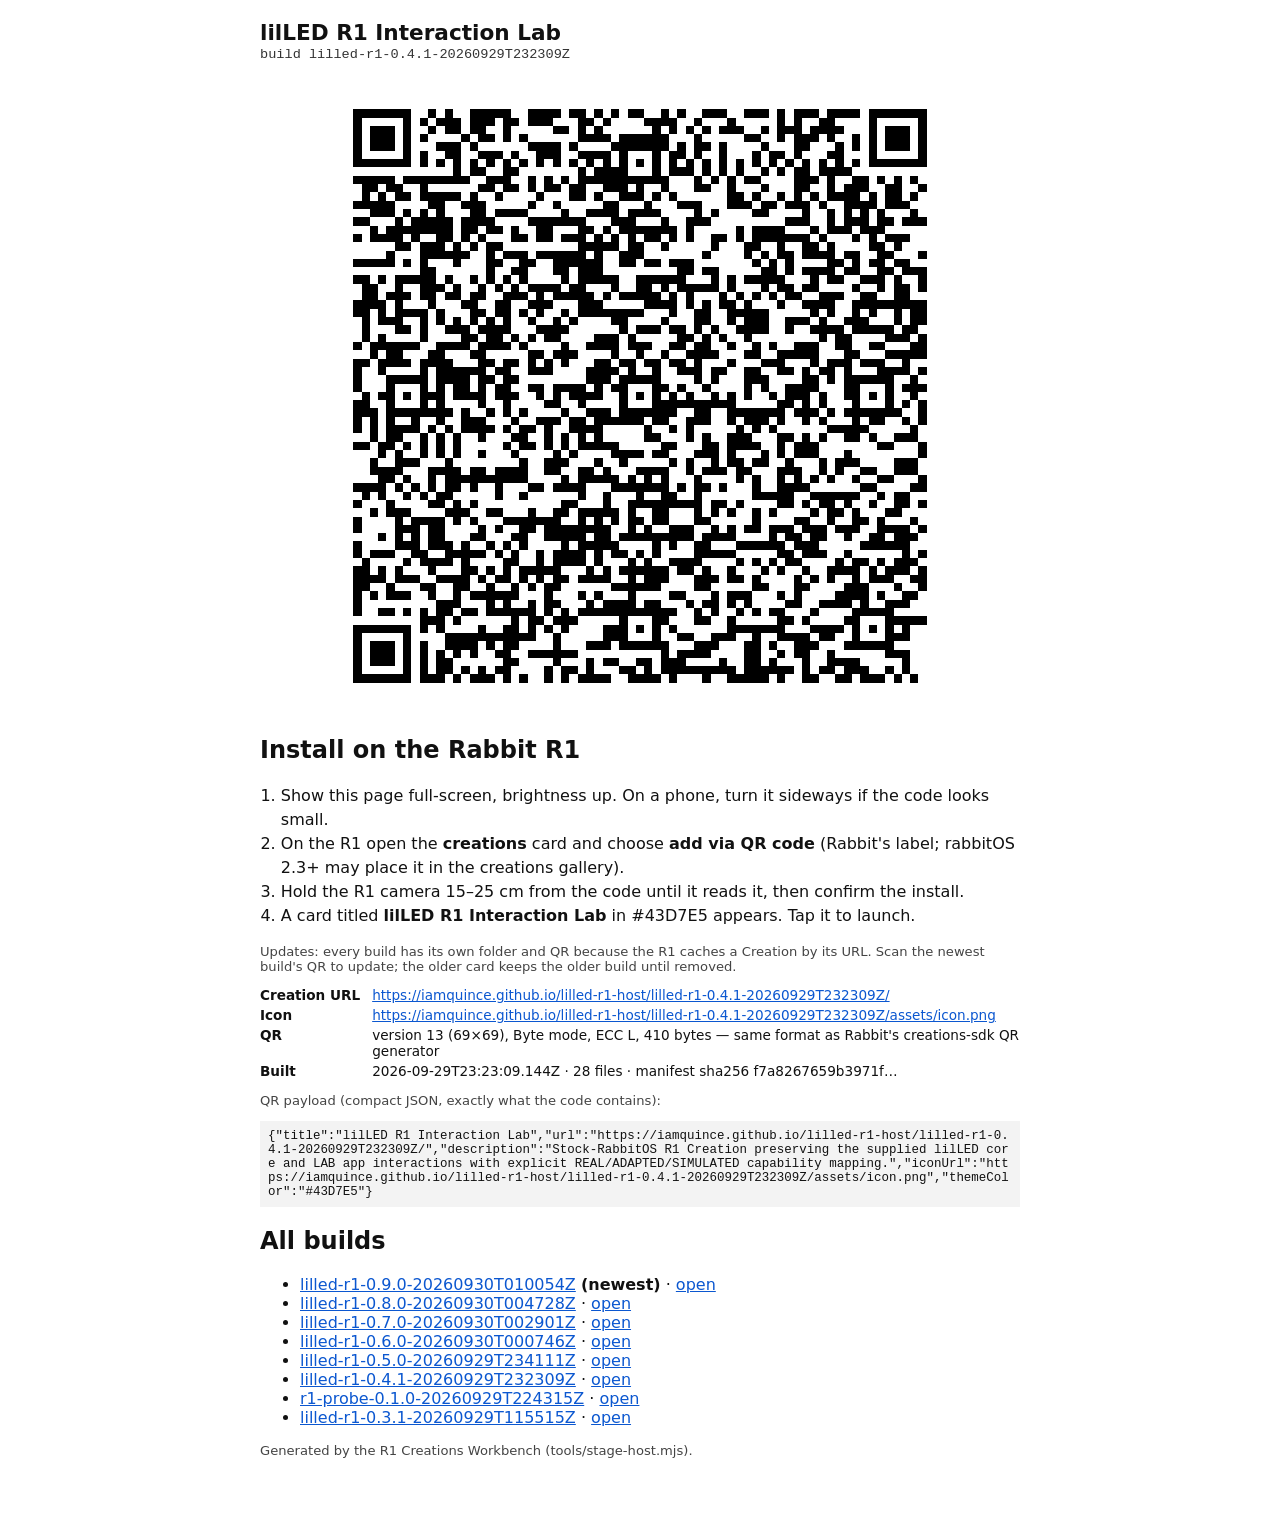
<file: install-lilled-r1-0.4.1-20260929T232309Z.html>
<!doctype html>
<html lang="en">
<head>
<meta charset="utf-8">
<meta name="viewport" content="width=device-width, initial-scale=1">
<title>Install lilLED R1 Interaction Lab on R1</title>
<style>
  html, body { margin: 0; background: #ffffff; color: #111111; font-family: system-ui, "Segoe UI", Arial, sans-serif; }
  main { max-width: 760px; margin: 0 auto; padding: 20px 16px 40px; }
  h1 { font-size: 1.35rem; margin: 0 0 2px; }
  .build { font-family: Consolas, monospace; font-size: .85rem; color: #333; margin: 0 0 14px; word-break: break-all; }
  .qr { width: min(92vw, 78vh, 640px); aspect-ratio: 1 / 1; margin: 0 auto; background: #ffffff; }
  .qr svg { display: block; width: 100%; height: 100%; }
  ol { padding-left: 1.3rem; line-height: 1.5; }
  dl { display: grid; grid-template-columns: max-content 1fr; gap: 4px 12px; font-size: .85rem; }
  dt { font-weight: 600; } dd { margin: 0; word-break: break-all; }
  pre { white-space: pre-wrap; word-break: break-all; background: #f3f3f3; padding: 8px; font-size: .78rem; }
  .note { font-size: .82rem; color: #444; }
  a { color: #0b57d0; }
</style>
</head>
<body>
<main>
  <h1>lilLED R1 Interaction Lab</h1>
  <p class="build">build lilled-r1-0.4.1-20260929T232309Z</p>
  <div class="qr"><svg xmlns="http://www.w3.org/2000/svg" viewBox="0 0 77 77" shape-rendering="crispEdges" role="img" aria-label="Install QR for lilLED R1 Interaction Lab">
<title>Install QR for lilLED R1 Interaction Lab</title>
<rect width="77" height="77" fill="#ffffff"/>
<path d="M4 4h7v1h-7zM13 4h1v1h-1zM15 4h1v1h-1zM18 4h5v1h-5zM25 4h4v1h-4zM30 4h2v1h-2zM33 4h1v1h-1zM35 4h1v1h-1zM37 4h2v1h-2zM41 4h1v1h-1zM43 4h1v1h-1zM46 4h3v1h-3zM51 4h3v1h-3zM55 4h1v1h-1zM57 4h3v1h-3zM61 4h4v1h-4zM66 4h7v1h-7zM4 5h1v1h-1zM10 5h1v1h-1zM12 5h1v1h-1zM14 5h3v1h-3zM18 5h3v1h-3zM22 5h2v1h-2zM25 5h3v1h-3zM31 5h2v1h-2zM34 5h1v1h-1zM39 5h4v1h-4zM45 5h1v1h-1zM49 5h1v1h-1zM55 5h1v1h-1zM57 5h1v1h-1zM60 5h2v1h-2zM66 5h1v1h-1zM72 5h1v1h-1zM4 6h1v1h-1zM6 6h3v1h-3zM10 6h1v1h-1zM13 6h1v1h-1zM15 6h2v1h-2zM18 6h2v1h-2zM22 6h1v1h-1zM28 6h2v1h-2zM31 6h1v1h-1zM33 6h1v1h-1zM40 6h1v1h-1zM42 6h1v1h-1zM44 6h1v1h-1zM46 6h1v1h-1zM48 6h3v1h-3zM53 6h1v1h-1zM55 6h3v1h-3zM59 6h4v1h-4zM66 6h1v1h-1zM68 6h3v1h-3zM72 6h1v1h-1zM4 7h1v1h-1zM6 7h3v1h-3zM10 7h1v1h-1zM12 7h1v1h-1zM17 7h1v1h-1zM19 7h2v1h-2zM22 7h1v1h-1zM24 7h1v1h-1zM31 7h4v1h-4zM36 7h6v1h-6zM45 7h1v1h-1zM51 7h2v1h-2zM55 7h1v1h-1zM57 7h3v1h-3zM61 7h1v1h-1zM64 7h1v1h-1zM66 7h1v1h-1zM68 7h3v1h-3zM72 7h1v1h-1zM4 8h1v1h-1zM6 8h3v1h-3zM10 8h1v1h-1zM14 8h3v1h-3zM18 8h1v1h-1zM25 8h4v1h-4zM30 8h1v1h-1zM35 8h7v1h-7zM43 8h1v1h-1zM45 8h2v1h-2zM48 8h1v1h-1zM53 8h1v1h-1zM57 8h2v1h-2zM62 8h1v1h-1zM64 8h1v1h-1zM66 8h1v1h-1zM68 8h3v1h-3zM72 8h1v1h-1zM4 9h1v1h-1zM10 9h1v1h-1zM12 9h1v1h-1zM15 9h2v1h-2zM19 9h3v1h-3zM23 9h1v1h-1zM26 9h3v1h-3zM31 9h4v1h-4zM36 9h1v1h-1zM40 9h1v1h-1zM42 9h2v1h-2zM45 9h1v1h-1zM48 9h1v1h-1zM52 9h1v1h-1zM54 9h2v1h-2zM57 9h1v1h-1zM61 9h2v1h-2zM66 9h1v1h-1zM72 9h1v1h-1zM4 10h7v1h-7zM12 10h1v1h-1zM14 10h1v1h-1zM16 10h1v1h-1zM18 10h1v1h-1zM20 10h1v1h-1zM22 10h1v1h-1zM24 10h1v1h-1zM26 10h1v1h-1zM28 10h1v1h-1zM30 10h1v1h-1zM32 10h1v1h-1zM34 10h1v1h-1zM36 10h1v1h-1zM38 10h1v1h-1zM40 10h1v1h-1zM42 10h1v1h-1zM44 10h1v1h-1zM46 10h1v1h-1zM48 10h1v1h-1zM50 10h1v1h-1zM52 10h1v1h-1zM54 10h1v1h-1zM56 10h1v1h-1zM58 10h1v1h-1zM60 10h1v1h-1zM62 10h1v1h-1zM64 10h1v1h-1zM66 10h7v1h-7zM16 11h1v1h-1zM18 11h2v1h-2zM22 11h2v1h-2zM31 11h1v1h-1zM33 11h4v1h-4zM40 11h1v1h-1zM42 11h3v1h-3zM46 11h1v1h-1zM48 11h1v1h-1zM50 11h1v1h-1zM53 11h1v1h-1zM55 11h1v1h-1zM57 11h2v1h-2zM60 11h4v1h-4zM4 12h5v1h-5zM10 12h8v1h-8zM20 12h3v1h-3zM25 12h1v1h-1zM27 12h1v1h-1zM29 12h1v1h-1zM31 12h11v1h-11zM45 12h1v1h-1zM47 12h1v1h-1zM49 12h1v1h-1zM51 12h2v1h-2zM57 12h3v1h-3zM61 12h1v1h-1zM64 12h2v1h-2zM67 12h1v1h-1zM69 12h1v1h-1zM71 12h1v1h-1zM5 13h2v1h-2zM8 13h2v1h-2zM12 13h1v1h-1zM19 13h2v1h-2zM22 13h2v1h-2zM25 13h1v1h-1zM27 13h2v1h-2zM30 13h2v1h-2zM34 13h3v1h-3zM38 13h1v1h-1zM41 13h1v1h-1zM45 13h2v1h-2zM49 13h1v1h-1zM53 13h1v1h-1zM57 13h2v1h-2zM61 13h1v1h-1zM63 13h3v1h-3zM68 13h2v1h-2zM72 13h1v1h-1zM5 14h1v1h-1zM7 14h1v1h-1zM9 14h2v1h-2zM12 14h5v1h-5zM18 14h1v1h-1zM21 14h1v1h-1zM26 14h1v1h-1zM30 14h2v1h-2zM33 14h1v1h-1zM36 14h3v1h-3zM40 14h1v1h-1zM42 14h1v1h-1zM49 14h2v1h-2zM52 14h1v1h-1zM55 14h1v1h-1zM57 14h1v1h-1zM59 14h1v1h-1zM61 14h4v1h-4zM66 14h1v1h-1zM68 14h2v1h-2zM71 14h1v1h-1zM4 15h5v1h-5zM13 15h2v1h-2zM17 15h3v1h-3zM25 15h1v1h-1zM28 15h1v1h-1zM34 15h2v1h-2zM39 15h1v1h-1zM43 15h3v1h-3zM49 15h3v1h-3zM53 15h2v1h-2zM56 15h3v1h-3zM60 15h1v1h-1zM63 15h4v1h-4zM68 15h3v1h-3zM6 16h3v1h-3zM10 16h1v1h-1zM12 16h1v1h-1zM14 16h1v1h-1zM18 16h2v1h-2zM21 16h4v1h-4zM29 16h1v1h-1zM32 16h4v1h-4zM37 16h4v1h-4zM45 16h1v1h-1zM47 16h1v1h-1zM52 16h2v1h-2zM58 16h1v1h-1zM61 16h1v1h-1zM63 16h1v1h-1zM65 16h1v1h-1zM67 16h1v1h-1zM71 16h1v1h-1zM4 17h2v1h-2zM9 17h1v1h-1zM11 17h5v1h-5zM17 17h4v1h-4zM25 17h7v1h-7zM35 17h3v1h-3zM41 17h1v1h-1zM44 17h3v1h-3zM56 17h3v1h-3zM61 17h1v1h-1zM63 17h3v1h-3zM67 17h2v1h-2zM70 17h3v1h-3zM6 18h1v1h-1zM8 18h8v1h-8zM17 18h2v1h-2zM20 18h2v1h-2zM23 18h1v1h-1zM26 18h2v1h-2zM31 18h2v1h-2zM34 18h1v1h-1zM36 18h7v1h-7zM44 18h1v1h-1zM50 18h1v1h-1zM52 18h4v1h-4zM59 18h1v1h-1zM61 18h3v1h-3zM65 18h3v1h-3zM4 19h1v1h-1zM6 19h4v1h-4zM11 19h1v1h-1zM14 19h2v1h-2zM17 19h1v1h-1zM19 19h1v1h-1zM23 19h2v1h-2zM26 19h2v1h-2zM29 19h3v1h-3zM33 19h1v1h-1zM35 19h1v1h-1zM37 19h1v1h-1zM39 19h2v1h-2zM42 19h1v1h-1zM44 19h1v1h-1zM47 19h2v1h-2zM50 19h1v1h-1zM52 19h7v1h-7zM60 19h1v1h-1zM64 19h1v1h-1zM66 19h1v1h-1zM68 19h3v1h-3zM9 20h2v1h-2zM12 20h3v1h-3zM16 20h1v1h-1zM18 20h1v1h-1zM20 20h2v1h-2zM31 20h5v1h-5zM37 20h2v1h-2zM41 20h1v1h-1zM47 20h1v1h-1zM51 20h2v1h-2zM55 20h1v1h-1zM58 20h2v1h-2zM61 20h1v1h-1zM66 20h2v1h-2zM69 20h1v1h-1zM8 21h1v1h-1zM12 21h6v1h-6zM20 21h1v1h-1zM22 21h3v1h-3zM26 21h6v1h-6zM33 21h1v1h-1zM36 21h3v1h-3zM46 21h1v1h-1zM51 21h1v1h-1zM53 21h1v1h-1zM55 21h2v1h-2zM58 21h4v1h-4zM63 21h2v1h-2zM67 21h2v1h-2zM72 21h1v1h-1zM4 22h5v1h-5zM10 22h1v1h-1zM12 22h1v1h-1zM16 22h1v1h-1zM20 22h2v1h-2zM24 22h2v1h-2zM28 22h6v1h-6zM36 22h2v1h-2zM39 22h2v1h-2zM42 22h3v1h-3zM52 22h1v1h-1zM54 22h1v1h-1zM56 22h1v1h-1zM61 22h2v1h-2zM64 22h1v1h-1zM66 22h2v1h-2zM69 22h2v1h-2zM12 23h2v1h-2zM20 23h1v1h-1zM23 23h2v1h-2zM28 23h2v1h-2zM31 23h3v1h-3zM43 23h2v1h-2zM46 23h2v1h-2zM53 23h2v1h-2zM56 23h1v1h-1zM58 23h4v1h-4zM63 23h2v1h-2zM67 23h2v1h-2zM70 23h3v1h-3zM4 24h2v1h-2zM7 24h1v1h-1zM9 24h5v1h-5zM15 24h1v1h-1zM18 24h1v1h-1zM20 24h1v1h-1zM22 24h1v1h-1zM24 24h1v1h-1zM29 24h1v1h-1zM31 24h5v1h-5zM38 24h6v1h-6zM47 24h1v1h-1zM49 24h1v1h-1zM51 24h5v1h-5zM59 24h1v1h-1zM61 24h2v1h-2zM65 24h3v1h-3zM69 24h1v1h-1zM72 24h1v1h-1zM5 25h2v1h-2zM9 25h1v1h-1zM12 25h3v1h-3zM16 25h1v1h-1zM19 25h1v1h-1zM21 25h1v1h-1zM23 25h1v1h-1zM25 25h4v1h-4zM30 25h2v1h-2zM35 25h1v1h-1zM38 25h2v1h-2zM41 25h1v1h-1zM43 25h5v1h-5zM49 25h1v1h-1zM53 25h1v1h-1zM55 25h2v1h-2zM58 25h2v1h-2zM64 25h1v1h-1zM67 25h1v1h-1zM69 25h2v1h-2zM72 25h1v1h-1zM5 26h2v1h-2zM8 26h3v1h-3zM12 26h2v1h-2zM15 26h2v1h-2zM18 26h2v1h-2zM22 26h3v1h-3zM26 26h1v1h-1zM28 26h5v1h-5zM34 26h1v1h-1zM36 26h5v1h-5zM42 26h1v1h-1zM44 26h1v1h-1zM48 26h1v1h-1zM50 26h1v1h-1zM52 26h1v1h-1zM54 26h1v1h-1zM56 26h2v1h-2zM60 26h3v1h-3zM65 26h2v1h-2zM69 26h2v1h-2zM4 27h4v1h-4zM9 27h1v1h-1zM13 27h1v1h-1zM17 27h2v1h-2zM21 27h2v1h-2zM25 27h3v1h-3zM31 27h3v1h-3zM39 27h4v1h-4zM44 27h1v1h-1zM46 27h1v1h-1zM48 27h2v1h-2zM51 27h1v1h-1zM55 27h1v1h-1zM58 27h4v1h-4zM64 27h9v1h-9zM4 28h2v1h-2zM7 28h1v1h-1zM9 28h4v1h-4zM14 28h1v1h-1zM18 28h2v1h-2zM21 28h2v1h-2zM24 28h1v1h-1zM26 28h1v1h-1zM29 28h1v1h-1zM31 28h8v1h-8zM42 28h1v1h-1zM45 28h2v1h-2zM49 28h5v1h-5zM59 28h1v1h-1zM61 28h1v1h-1zM64 28h1v1h-1zM66 28h1v1h-1zM69 28h1v1h-1zM71 28h2v1h-2zM5 29h1v1h-1zM7 29h3v1h-3zM12 29h1v1h-1zM14 29h1v1h-1zM16 29h1v1h-1zM18 29h1v1h-1zM20 29h1v1h-1zM22 29h1v1h-1zM25 29h1v1h-1zM28 29h1v1h-1zM30 29h1v1h-1zM35 29h2v1h-2zM41 29h1v1h-1zM45 29h2v1h-2zM49 29h1v1h-1zM51 29h3v1h-3zM56 29h3v1h-3zM60 29h1v1h-1zM63 29h3v1h-3zM69 29h1v1h-1zM71 29h2v1h-2zM5 30h1v1h-1zM9 30h2v1h-2zM12 30h1v1h-1zM15 30h3v1h-3zM19 30h4v1h-4zM26 30h4v1h-4zM36 30h1v1h-1zM38 30h3v1h-3zM42 30h2v1h-2zM45 30h1v1h-1zM47 30h1v1h-1zM50 30h4v1h-4zM56 30h1v1h-1zM59 30h4v1h-4zM64 30h5v1h-5zM70 30h2v1h-2zM5 31h1v1h-1zM7 31h1v1h-1zM12 31h1v1h-1zM17 31h2v1h-2zM20 31h2v1h-2zM23 31h1v1h-1zM25 31h1v1h-1zM27 31h2v1h-2zM33 31h3v1h-3zM37 31h1v1h-1zM43 31h2v1h-2zM46 31h1v1h-1zM48 31h1v1h-1zM51 31h1v1h-1zM60 31h1v1h-1zM62 31h2v1h-2zM68 31h3v1h-3zM72 31h1v1h-1zM4 32h1v1h-1zM6 32h6v1h-6zM14 32h4v1h-4zM19 32h4v1h-4zM24 32h1v1h-1zM29 32h1v1h-1zM32 32h4v1h-4zM37 32h3v1h-3zM42 32h2v1h-2zM45 32h2v1h-2zM49 32h1v1h-1zM52 32h1v1h-1zM54 32h1v1h-1zM57 32h3v1h-3zM62 32h2v1h-2zM66 32h2v1h-2zM71 32h2v1h-2zM6 33h1v1h-1zM8 33h2v1h-2zM13 33h2v1h-2zM18 33h2v1h-2zM25 33h2v1h-2zM28 33h3v1h-3zM35 33h1v1h-1zM38 33h1v1h-1zM41 33h1v1h-1zM44 33h4v1h-4zM51 33h2v1h-2zM55 33h5v1h-5zM63 33h2v1h-2zM68 33h5v1h-5zM4 34h2v1h-2zM7 34h4v1h-4zM12 34h4v1h-4zM19 34h2v1h-2zM22 34h2v1h-2zM25 34h1v1h-1zM27 34h1v1h-1zM29 34h1v1h-1zM33 34h2v1h-2zM36 34h2v1h-2zM39 34h2v1h-2zM42 34h2v1h-2zM45 34h1v1h-1zM49 34h1v1h-1zM53 34h3v1h-3zM59 34h1v1h-1zM61 34h3v1h-3zM65 34h3v1h-3zM70 34h1v1h-1zM4 35h1v1h-1zM7 35h1v1h-1zM12 35h1v1h-1zM14 35h6v1h-6zM21 35h2v1h-2zM25 35h3v1h-3zM32 35h4v1h-4zM37 35h1v1h-1zM40 35h1v1h-1zM43 35h3v1h-3zM47 35h2v1h-2zM51 35h2v1h-2zM55 35h2v1h-2zM58 35h1v1h-1zM60 35h2v1h-2zM63 35h1v1h-1zM67 35h4v1h-4zM72 35h1v1h-1zM4 36h1v1h-1zM8 36h5v1h-5zM14 36h4v1h-4zM19 36h2v1h-2zM22 36h2v1h-2zM32 36h3v1h-3zM36 36h5v1h-5zM45 36h1v1h-1zM47 36h1v1h-1zM51 36h3v1h-3zM58 36h2v1h-2zM61 36h1v1h-1zM63 36h6v1h-6zM71 36h1v1h-1zM4 37h1v1h-1zM8 37h1v1h-1zM12 37h1v1h-1zM14 37h1v1h-1zM16 37h2v1h-2zM19 37h1v1h-1zM21 37h2v1h-2zM25 37h2v1h-2zM28 37h4v1h-4zM33 37h1v1h-1zM35 37h2v1h-2zM40 37h2v1h-2zM43 37h1v1h-1zM46 37h1v1h-1zM51 37h1v1h-1zM53 37h1v1h-1zM56 37h4v1h-4zM63 37h2v1h-2zM68 37h1v1h-1zM70 37h3v1h-3zM5 38h1v1h-1zM7 38h2v1h-2zM10 38h1v1h-1zM12 38h3v1h-3zM16 38h4v1h-4zM21 38h3v1h-3zM26 38h1v1h-1zM28 38h1v1h-1zM30 38h4v1h-4zM36 38h1v1h-1zM38 38h1v1h-1zM40 38h1v1h-1zM42 38h1v1h-1zM44 38h1v1h-1zM47 38h1v1h-1zM49 38h1v1h-1zM51 38h1v1h-1zM54 38h1v1h-1zM56 38h3v1h-3zM60 38h1v1h-1zM63 38h2v1h-2zM66 38h1v1h-1zM68 38h1v1h-1zM71 38h1v1h-1zM4 39h2v1h-2zM8 39h1v1h-1zM12 39h1v1h-1zM14 39h1v1h-1zM19 39h1v1h-1zM22 39h1v1h-1zM27 39h2v1h-2zM31 39h1v1h-1zM36 39h1v1h-1zM40 39h10v1h-10zM55 39h2v1h-2zM58 39h1v1h-1zM60 39h1v1h-1zM64 39h1v1h-1zM68 39h1v1h-1zM70 39h1v1h-1zM72 39h1v1h-1zM4 40h3v1h-3zM8 40h8v1h-8zM17 40h1v1h-1zM20 40h1v1h-1zM22 40h1v1h-1zM24 40h1v1h-1zM29 40h1v1h-1zM32 40h3v1h-3zM36 40h7v1h-7zM45 40h2v1h-2zM49 40h7v1h-7zM57 40h3v1h-3zM61 40h1v1h-1zM63 40h7v1h-7zM72 40h1v1h-1zM4 41h1v1h-1zM6 41h1v1h-1zM8 41h1v1h-1zM11 41h1v1h-1zM14 41h1v1h-1zM17 41h3v1h-3zM23 41h1v1h-1zM26 41h3v1h-3zM30 41h2v1h-2zM33 41h6v1h-6zM40 41h2v1h-2zM44 41h3v1h-3zM49 41h1v1h-1zM51 41h3v1h-3zM55 41h1v1h-1zM58 41h1v1h-1zM60 41h1v1h-1zM64 41h1v1h-1zM66 41h2v1h-2zM70 41h1v1h-1zM72 41h1v1h-1zM4 42h1v1h-1zM6 42h1v1h-1zM8 42h4v1h-4zM13 42h1v1h-1zM15 42h1v1h-1zM17 42h4v1h-4zM22 42h1v1h-1zM24 42h2v1h-2zM27 42h1v1h-1zM30 42h4v1h-4zM39 42h1v1h-1zM42 42h1v1h-1zM44 42h1v1h-1zM50 42h1v1h-1zM52 42h1v1h-1zM54 42h1v1h-1zM61 42h5v1h-5zM71 42h1v1h-1zM6 43h1v1h-1zM8 43h2v1h-2zM12 43h1v1h-1zM14 43h1v1h-1zM16 43h1v1h-1zM19 43h1v1h-1zM23 43h2v1h-2zM27 43h1v1h-1zM29 43h1v1h-1zM31 43h1v1h-1zM33 43h1v1h-1zM39 43h2v1h-2zM44 43h1v1h-1zM46 43h1v1h-1zM49 43h3v1h-3zM55 43h2v1h-2zM58 43h1v1h-1zM60 43h1v1h-1zM63 43h2v1h-2zM66 43h1v1h-1zM69 43h3v1h-3zM4 44h2v1h-2zM7 44h2v1h-2zM10 44h1v1h-1zM12 44h1v1h-1zM14 44h1v1h-1zM16 44h1v1h-1zM22 44h1v1h-1zM24 44h2v1h-2zM27 44h1v1h-1zM29 44h1v1h-1zM31 44h5v1h-5zM41 44h2v1h-2zM46 44h2v1h-2zM49 44h4v1h-4zM55 44h1v1h-1zM57 44h3v1h-3zM67 44h2v1h-2zM72 44h1v1h-1zM7 45h1v1h-1zM9 45h1v1h-1zM12 45h1v1h-1zM14 45h1v1h-1zM16 45h1v1h-1zM19 45h1v1h-1zM23 45h1v1h-1zM28 45h1v1h-1zM30 45h1v1h-1zM35 45h4v1h-4zM40 45h2v1h-2zM45 45h3v1h-3zM49 45h1v1h-1zM53 45h1v1h-1zM55 45h1v1h-1zM57 45h3v1h-3zM63 45h1v1h-1zM72 45h1v1h-1zM6 46h1v1h-1zM9 46h3v1h-3zM15 46h1v1h-1zM24 46h1v1h-1zM27 46h3v1h-3zM33 46h1v1h-1zM36 46h1v1h-1zM42 46h1v1h-1zM44 46h1v1h-1zM47 46h1v1h-1zM49 46h2v1h-2zM52 46h2v1h-2zM56 46h1v1h-1zM60 46h1v1h-1zM62 46h3v1h-3zM69 46h3v1h-3zM6 47h4v1h-4zM13 47h4v1h-4zM18 47h2v1h-2zM21 47h4v1h-4zM27 47h2v1h-2zM31 47h2v1h-2zM34 47h1v1h-1zM38 47h4v1h-4zM44 47h1v1h-1zM46 47h3v1h-3zM50 47h2v1h-2zM55 47h3v1h-3zM60 47h1v1h-1zM62 47h1v1h-1zM65 47h2v1h-2zM69 47h3v1h-3zM7 48h2v1h-2zM10 48h1v1h-1zM13 48h1v1h-1zM15 48h10v1h-10zM29 48h1v1h-1zM31 48h5v1h-5zM37 48h1v1h-1zM39 48h1v1h-1zM41 48h1v1h-1zM45 48h1v1h-1zM50 48h1v1h-1zM52 48h1v1h-1zM55 48h1v1h-1zM57 48h1v1h-1zM59 48h1v1h-1zM61 48h1v1h-1zM64 48h1v1h-1zM67 48h2v1h-2zM72 48h1v1h-1zM4 49h4v1h-4zM9 49h1v1h-1zM11 49h1v1h-1zM13 49h1v1h-1zM15 49h2v1h-2zM18 49h1v1h-1zM21 49h1v1h-1zM25 49h2v1h-2zM28 49h4v1h-4zM35 49h7v1h-7zM43 49h1v1h-1zM45 49h2v1h-2zM48 49h1v1h-1zM52 49h1v1h-1zM55 49h4v1h-4zM65 49h2v1h-2zM71 49h2v1h-2zM5 50h1v1h-1zM7 50h1v1h-1zM10 50h1v1h-1zM12 50h1v1h-1zM14 50h2v1h-2zM21 50h1v1h-1zM24 50h1v1h-1zM31 50h1v1h-1zM34 50h1v1h-1zM38 50h1v1h-1zM41 50h2v1h-2zM45 50h1v1h-1zM52 50h5v1h-5zM59 50h6v1h-6zM67 50h1v1h-1zM69 50h2v1h-2zM4 51h1v1h-1zM8 51h1v1h-1zM13 51h2v1h-2zM16 51h1v1h-1zM18 51h1v1h-1zM29 51h2v1h-2zM34 51h1v1h-1zM37 51h9v1h-9zM47 51h2v1h-2zM50 51h1v1h-1zM55 51h2v1h-2zM58 51h1v1h-1zM60 51h2v1h-2zM63 51h1v1h-1zM66 51h1v1h-1zM69 51h2v1h-2zM72 51h1v1h-1zM6 52h1v1h-1zM8 52h3v1h-3zM15 52h3v1h-3zM20 52h2v1h-2zM25 52h1v1h-1zM28 52h2v1h-2zM31 52h5v1h-5zM37 52h1v1h-1zM40 52h2v1h-2zM45 52h1v1h-1zM47 52h1v1h-1zM49 52h1v1h-1zM52 52h1v1h-1zM54 52h1v1h-1zM59 52h1v1h-1zM61 52h2v1h-2zM64 52h1v1h-1zM68 52h2v1h-2zM4 53h1v1h-1zM9 53h1v1h-1zM11 53h4v1h-4zM16 53h1v1h-1zM18 53h1v1h-1zM22 53h7v1h-7zM31 53h1v1h-1zM33 53h1v1h-1zM35 53h1v1h-1zM37 53h2v1h-2zM40 53h2v1h-2zM45 53h2v1h-2zM52 53h1v1h-1zM57 53h2v1h-2zM61 53h1v1h-1zM64 53h2v1h-2zM67 53h1v1h-1zM71 53h1v1h-1zM4 54h1v1h-1zM9 54h3v1h-3zM13 54h2v1h-2zM19 54h1v1h-1zM21 54h1v1h-1zM24 54h2v1h-2zM27 54h8v1h-8zM37 54h1v1h-1zM39 54h1v1h-1zM42 54h3v1h-3zM47 54h1v1h-1zM49 54h1v1h-1zM51 54h2v1h-2zM54 54h3v1h-3zM58 54h3v1h-3zM62 54h3v1h-3zM67 54h4v1h-4zM72 54h1v1h-1zM7 55h1v1h-1zM9 55h1v1h-1zM11 55h1v1h-1zM13 55h2v1h-2zM18 55h2v1h-2zM23 55h2v1h-2zM27 55h5v1h-5zM33 55h2v1h-2zM36 55h9v1h-9zM46 55h4v1h-4zM54 55h1v1h-1zM56 55h2v1h-2zM59 55h2v1h-2zM63 55h1v1h-1zM66 55h2v1h-2zM69 55h3v1h-3zM4 56h1v1h-1zM9 56h3v1h-3zM13 56h3v1h-3zM17 56h1v1h-1zM20 56h1v1h-1zM22 56h1v1h-1zM24 56h1v1h-1zM29 56h1v1h-1zM31 56h5v1h-5zM40 56h1v1h-1zM42 56h1v1h-1zM45 56h2v1h-2zM50 56h6v1h-6zM57 56h3v1h-3zM65 56h6v1h-6zM4 57h1v1h-1zM6 57h3v1h-3zM11 57h2v1h-2zM15 57h5v1h-5zM21 57h1v1h-1zM23 57h1v1h-1zM26 57h1v1h-1zM28 57h4v1h-4zM33 57h1v1h-1zM35 57h2v1h-2zM38 57h1v1h-1zM40 57h1v1h-1zM45 57h5v1h-5zM55 57h2v1h-2zM58 57h3v1h-3zM63 57h1v1h-1zM70 57h1v1h-1zM72 57h1v1h-1zM5 58h1v1h-1zM10 58h1v1h-1zM12 58h4v1h-4zM17 58h1v1h-1zM22 58h2v1h-2zM26 58h1v1h-1zM28 58h4v1h-4zM33 58h1v1h-1zM37 58h1v1h-1zM39 58h1v1h-1zM42 58h4v1h-4zM50 58h1v1h-1zM52 58h1v1h-1zM54 58h1v1h-1zM56 58h2v1h-2zM62 58h1v1h-1zM64 58h2v1h-2zM67 58h1v1h-1zM69 58h3v1h-3zM4 59h2v1h-2zM7 59h1v1h-1zM9 59h1v1h-1zM13 59h1v1h-1zM17 59h2v1h-2zM20 59h1v1h-1zM22 59h1v1h-1zM24 59h5v1h-5zM32 59h1v1h-1zM34 59h1v1h-1zM36 59h6v1h-6zM43 59h2v1h-2zM46 59h1v1h-1zM49 59h1v1h-1zM53 59h1v1h-1zM55 59h1v1h-1zM58 59h1v1h-1zM61 59h4v1h-4zM66 59h1v1h-1zM68 59h3v1h-3zM72 59h1v1h-1zM4 60h4v1h-4zM9 60h3v1h-3zM14 60h4v1h-4zM19 60h1v1h-1zM21 60h2v1h-2zM24 60h1v1h-1zM26 60h1v1h-1zM28 60h2v1h-2zM31 60h4v1h-4zM37 60h1v1h-1zM39 60h3v1h-3zM45 60h3v1h-3zM49 60h2v1h-2zM52 60h1v1h-1zM57 60h1v1h-1zM59 60h1v1h-1zM61 60h1v1h-1zM64 60h1v1h-1zM66 60h3v1h-3zM71 60h2v1h-2zM4 61h2v1h-2zM8 61h1v1h-1zM12 61h2v1h-2zM16 61h2v1h-2zM20 61h1v1h-1zM23 61h1v1h-1zM25 61h1v1h-1zM27 61h2v1h-2zM35 61h6v1h-6zM45 61h2v1h-2zM52 61h2v1h-2zM57 61h2v1h-2zM63 61h3v1h-3zM69 61h1v1h-1zM72 61h1v1h-1zM4 62h1v1h-1zM6 62h1v1h-1zM8 62h3v1h-3zM13 62h1v1h-1zM16 62h1v1h-1zM18 62h6v1h-6zM27 62h1v1h-1zM31 62h1v1h-1zM33 62h1v1h-1zM37 62h1v1h-1zM42 62h2v1h-2zM47 62h1v1h-1zM49 62h3v1h-3zM55 62h1v1h-1zM57 62h1v1h-1zM62 62h4v1h-4zM67 62h1v1h-1zM70 62h2v1h-2zM4 63h1v1h-1zM14 63h3v1h-3zM20 63h1v1h-1zM22 63h1v1h-1zM25 63h1v1h-1zM27 63h2v1h-2zM32 63h1v1h-1zM34 63h4v1h-4zM39 63h2v1h-2zM44 63h1v1h-1zM46 63h2v1h-2zM49 63h1v1h-1zM51 63h1v1h-1zM56 63h2v1h-2zM60 63h4v1h-4zM65 63h1v1h-1zM68 63h3v1h-3zM4 64h1v1h-1zM7 64h2v1h-2zM10 64h1v1h-1zM12 64h1v1h-1zM14 64h2v1h-2zM17 64h2v1h-2zM20 64h6v1h-6zM27 64h1v1h-1zM29 64h1v1h-1zM31 64h12v1h-12zM45 64h1v1h-1zM47 64h1v1h-1zM50 64h1v1h-1zM52 64h1v1h-1zM54 64h2v1h-2zM59 64h1v1h-1zM64 64h5v1h-5zM12 65h3v1h-3zM16 65h1v1h-1zM23 65h1v1h-1zM25 65h2v1h-2zM28 65h3v1h-3zM36 65h1v1h-1zM40 65h2v1h-2zM45 65h2v1h-2zM49 65h1v1h-1zM55 65h2v1h-2zM58 65h1v1h-1zM63 65h2v1h-2zM68 65h5v1h-5zM4 66h7v1h-7zM12 66h1v1h-1zM14 66h1v1h-1zM19 66h1v1h-1zM22 66h2v1h-2zM25 66h1v1h-1zM27 66h1v1h-1zM29 66h1v1h-1zM34 66h3v1h-3zM38 66h1v1h-1zM40 66h1v1h-1zM42 66h1v1h-1zM49 66h7v1h-7zM59 66h4v1h-4zM64 66h1v1h-1zM66 66h1v1h-1zM68 66h1v1h-1zM70 66h1v1h-1zM4 67h1v1h-1zM10 67h1v1h-1zM15 67h11v1h-11zM28 67h1v1h-1zM34 67h3v1h-3zM40 67h1v1h-1zM43 67h2v1h-2zM47 67h3v1h-3zM52 67h1v1h-1zM55 67h4v1h-4zM60 67h2v1h-2zM64 67h1v1h-1zM68 67h3v1h-3zM4 68h1v1h-1zM6 68h3v1h-3zM10 68h1v1h-1zM12 68h1v1h-1zM15 68h4v1h-4zM20 68h1v1h-1zM22 68h2v1h-2zM28 68h1v1h-1zM32 68h3v1h-3zM36 68h6v1h-6zM45 68h3v1h-3zM51 68h2v1h-2zM54 68h1v1h-1zM57 68h3v1h-3zM63 68h6v1h-6zM4 69h1v1h-1zM6 69h3v1h-3zM10 69h1v1h-1zM12 69h1v1h-1zM14 69h1v1h-1zM16 69h1v1h-1zM18 69h1v1h-1zM21 69h2v1h-2zM25 69h6v1h-6zM41 69h1v1h-1zM43 69h4v1h-4zM51 69h2v1h-2zM55 69h1v1h-1zM57 69h2v1h-2zM61 69h1v1h-1zM68 69h3v1h-3zM4 70h1v1h-1zM6 70h3v1h-3zM10 70h1v1h-1zM12 70h1v1h-1zM14 70h2v1h-2zM22 70h2v1h-2zM28 70h1v1h-1zM32 70h1v1h-1zM34 70h2v1h-2zM38 70h2v1h-2zM41 70h3v1h-3zM48 70h1v1h-1zM51 70h2v1h-2zM54 70h1v1h-1zM58 70h1v1h-1zM61 70h4v1h-4zM70 70h1v1h-1zM4 71h1v1h-1zM10 71h1v1h-1zM12 71h1v1h-1zM14 71h2v1h-2zM17 71h1v1h-1zM19 71h1v1h-1zM21 71h2v1h-2zM27 71h1v1h-1zM29 71h2v1h-2zM32 71h1v1h-1zM36 71h2v1h-2zM39 71h1v1h-1zM41 71h9v1h-9zM51 71h6v1h-6zM58 71h1v1h-1zM60 71h2v1h-2zM63 71h3v1h-3zM68 71h1v1h-1zM70 71h1v1h-1zM4 72h7v1h-7zM12 72h3v1h-3zM16 72h1v1h-1zM18 72h3v1h-3zM22 72h1v1h-1zM24 72h1v1h-1zM27 72h1v1h-1zM29 72h1v1h-1zM31 72h4v1h-4zM37 72h4v1h-4zM42 72h1v1h-1zM46 72h1v1h-1zM49 72h5v1h-5zM55 72h1v1h-1zM58 72h2v1h-2zM62 72h2v1h-2zM65 72h3v1h-3zM69 72h1v1h-1zM71 72h1v1h-1z" fill="#000000"/>
</svg>
</div>
  <h2>Install on the Rabbit R1</h2>
  <ol>
    <li>Show this page full-screen, brightness up. On a phone, turn it sideways if the code looks small.</li>
    <li>On the R1 open the <b>creations</b> card and choose <b>add via QR code</b> (Rabbit's label; rabbitOS 2.3+ may place it in the creations gallery).</li>
    <li>Hold the R1 camera 15&ndash;25 cm from the code until it reads it, then confirm the install.</li>
    <li>A card titled <b>lilLED R1 Interaction Lab</b> in #43D7E5 appears. Tap it to launch.</li>
  </ol>
  <p class="note">Updates: every build has its own folder and QR because the R1 caches a Creation by its URL. Scan the newest build's QR to update; the older card keeps the older build until removed.</p>
  <dl>
    <dt>Creation URL</dt><dd><a href="https://iamquince.github.io/lilled-r1-host/lilled-r1-0.4.1-20260929T232309Z/">https://iamquince.github.io/lilled-r1-host/lilled-r1-0.4.1-20260929T232309Z/</a></dd>
    <dt>Icon</dt><dd><a href="https://iamquince.github.io/lilled-r1-host/lilled-r1-0.4.1-20260929T232309Z/assets/icon.png">https://iamquince.github.io/lilled-r1-host/lilled-r1-0.4.1-20260929T232309Z/assets/icon.png</a></dd>
    <dt>QR</dt><dd>version 13 (69&times;69), Byte mode, ECC L, 410 bytes &mdash; same format as Rabbit's creations-sdk QR generator</dd>
    <dt>Built</dt><dd>2026-09-29T23:23:09.144Z &middot; 28 files &middot; manifest sha256 f7a8267659b3971f&hellip;</dd>
  </dl>
  <p class="note">QR payload (compact JSON, exactly what the code contains):</p>
  <pre>{&quot;title&quot;:&quot;lilLED R1 Interaction Lab&quot;,&quot;url&quot;:&quot;https://iamquince.github.io/lilled-r1-host/lilled-r1-0.4.1-20260929T232309Z/&quot;,&quot;description&quot;:&quot;Stock-RabbitOS R1 Creation preserving the supplied lilLED core and LAB app interactions with explicit REAL/ADAPTED/SIMULATED capability mapping.&quot;,&quot;iconUrl&quot;:&quot;https://iamquince.github.io/lilled-r1-host/lilled-r1-0.4.1-20260929T232309Z/assets/icon.png&quot;,&quot;themeColor&quot;:&quot;#43D7E5&quot;}</pre>
  <h2>All builds</h2>
  <ul>
      <li><a href="install-lilled-r1-0.9.0-20260930T010054Z.html">lilled-r1-0.9.0-20260930T010054Z</a> <b>(newest)</b> &middot; <a href="lilled-r1-0.9.0-20260930T010054Z/">open</a></li>
      <li><a href="install-lilled-r1-0.8.0-20260930T004728Z.html">lilled-r1-0.8.0-20260930T004728Z</a> &middot; <a href="lilled-r1-0.8.0-20260930T004728Z/">open</a></li>
      <li><a href="install-lilled-r1-0.7.0-20260930T002901Z.html">lilled-r1-0.7.0-20260930T002901Z</a> &middot; <a href="lilled-r1-0.7.0-20260930T002901Z/">open</a></li>
      <li><a href="install-lilled-r1-0.6.0-20260930T000746Z.html">lilled-r1-0.6.0-20260930T000746Z</a> &middot; <a href="lilled-r1-0.6.0-20260930T000746Z/">open</a></li>
      <li><a href="install-lilled-r1-0.5.0-20260929T234111Z.html">lilled-r1-0.5.0-20260929T234111Z</a> &middot; <a href="lilled-r1-0.5.0-20260929T234111Z/">open</a></li>
      <li><a href="install-lilled-r1-0.4.1-20260929T232309Z.html">lilled-r1-0.4.1-20260929T232309Z</a> &middot; <a href="lilled-r1-0.4.1-20260929T232309Z/">open</a></li>
      <li><a href="install-r1-probe-0.1.0-20260929T224315Z.html">r1-probe-0.1.0-20260929T224315Z</a> &middot; <a href="r1-probe-0.1.0-20260929T224315Z/">open</a></li>
      <li><a href="install-lilled-r1-0.3.1-20260929T115515Z.html">lilled-r1-0.3.1-20260929T115515Z</a> &middot; <a href="lilled-r1-0.3.1-20260929T115515Z/">open</a></li>
  </ul>
  <p class="note">Generated by the R1 Creations Workbench (tools/stage-host.mjs).</p>
</main>
</body>
</html>
</file>
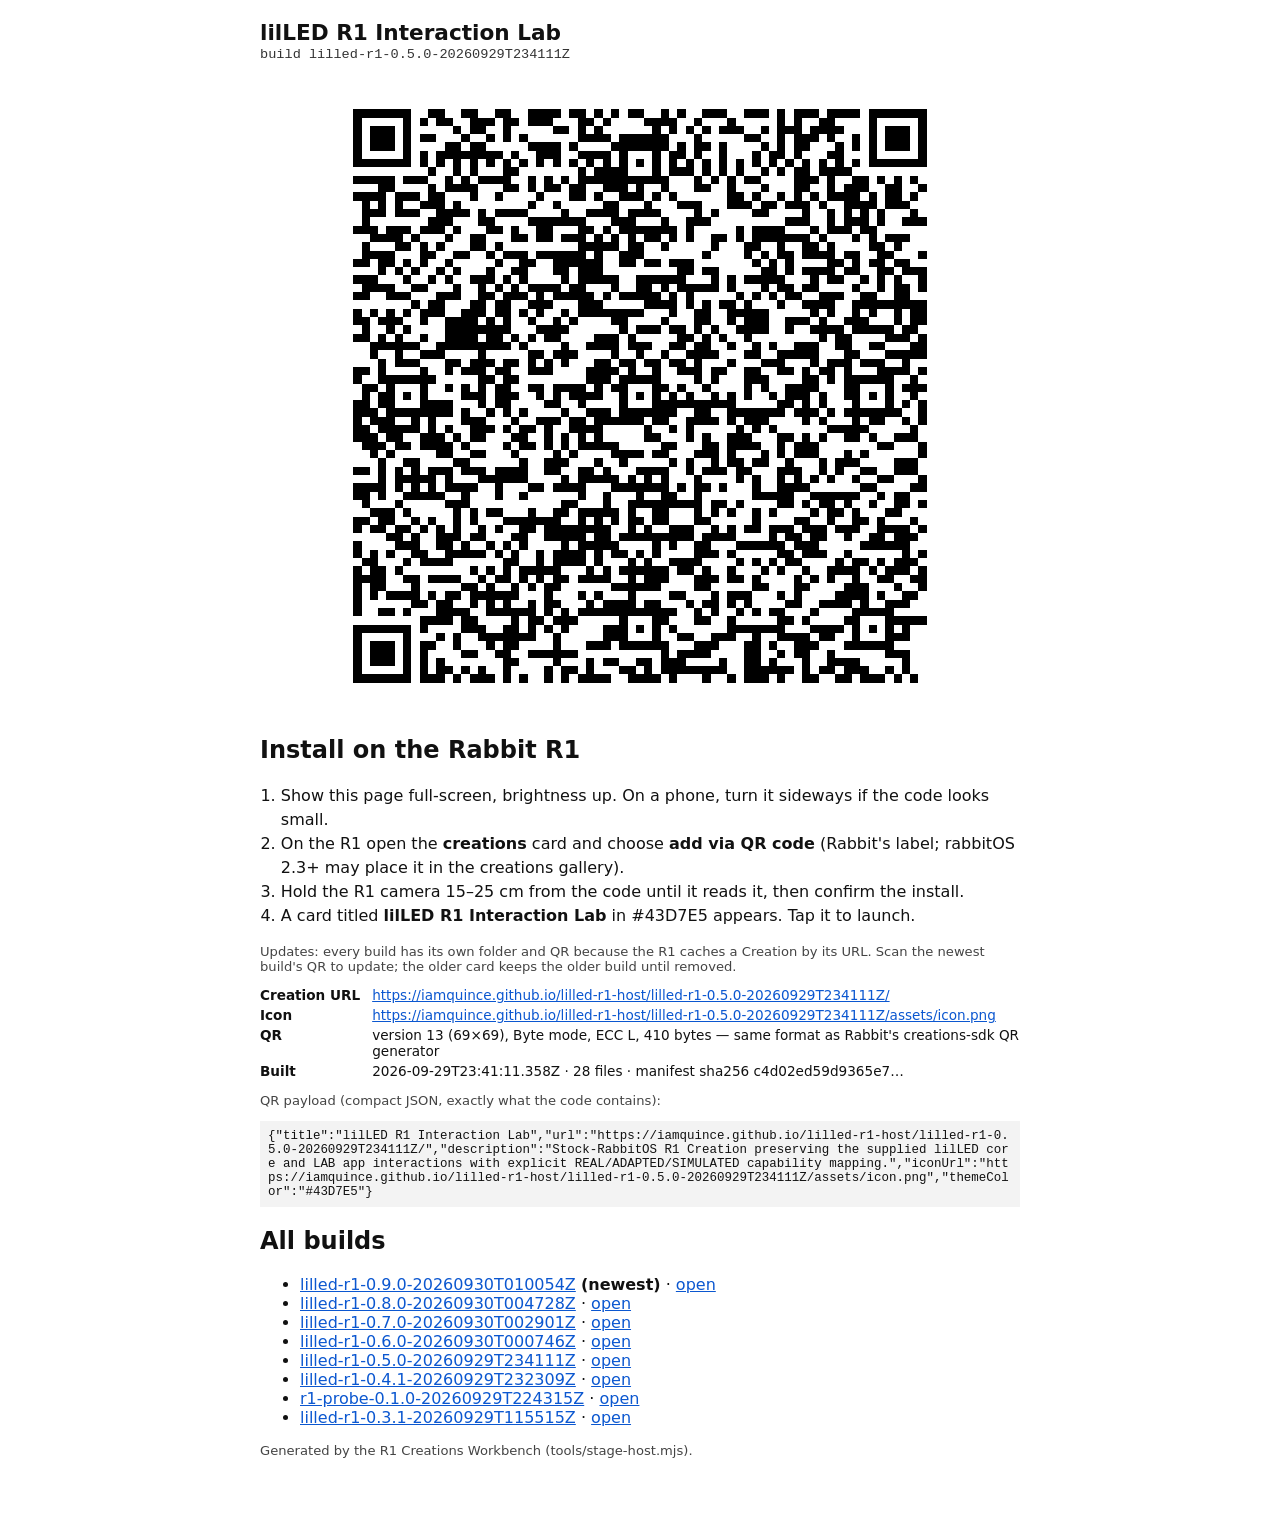
<file: install-lilled-r1-0.5.0-20260929T234111Z.html>
<!doctype html>
<html lang="en">
<head>
<meta charset="utf-8">
<meta name="viewport" content="width=device-width, initial-scale=1">
<title>Install lilLED R1 Interaction Lab on R1</title>
<style>
  html, body { margin: 0; background: #ffffff; color: #111111; font-family: system-ui, "Segoe UI", Arial, sans-serif; }
  main { max-width: 760px; margin: 0 auto; padding: 20px 16px 40px; }
  h1 { font-size: 1.35rem; margin: 0 0 2px; }
  .build { font-family: Consolas, monospace; font-size: .85rem; color: #333; margin: 0 0 14px; word-break: break-all; }
  .qr { width: min(92vw, 78vh, 640px); aspect-ratio: 1 / 1; margin: 0 auto; background: #ffffff; }
  .qr svg { display: block; width: 100%; height: 100%; }
  ol { padding-left: 1.3rem; line-height: 1.5; }
  dl { display: grid; grid-template-columns: max-content 1fr; gap: 4px 12px; font-size: .85rem; }
  dt { font-weight: 600; } dd { margin: 0; word-break: break-all; }
  pre { white-space: pre-wrap; word-break: break-all; background: #f3f3f3; padding: 8px; font-size: .78rem; }
  .note { font-size: .82rem; color: #444; }
  a { color: #0b57d0; }
</style>
</head>
<body>
<main>
  <h1>lilLED R1 Interaction Lab</h1>
  <p class="build">build lilled-r1-0.5.0-20260929T234111Z</p>
  <div class="qr"><svg xmlns="http://www.w3.org/2000/svg" viewBox="0 0 77 77" shape-rendering="crispEdges" role="img" aria-label="Install QR for lilLED R1 Interaction Lab">
<title>Install QR for lilLED R1 Interaction Lab</title>
<rect width="77" height="77" fill="#ffffff"/>
<path d="M4 4h7v1h-7zM13 4h2v1h-2zM17 4h2v1h-2zM21 4h2v1h-2zM25 4h4v1h-4zM30 4h2v1h-2zM33 4h1v1h-1zM35 4h1v1h-1zM37 4h2v1h-2zM41 4h1v1h-1zM43 4h1v1h-1zM46 4h3v1h-3zM51 4h3v1h-3zM55 4h1v1h-1zM57 4h3v1h-3zM61 4h4v1h-4zM66 4h7v1h-7zM4 5h1v1h-1zM10 5h1v1h-1zM12 5h1v1h-1zM14 5h2v1h-2zM18 5h3v1h-3zM22 5h2v1h-2zM25 5h3v1h-3zM31 5h2v1h-2zM34 5h1v1h-1zM39 5h4v1h-4zM45 5h1v1h-1zM49 5h1v1h-1zM55 5h1v1h-1zM57 5h1v1h-1zM60 5h2v1h-2zM66 5h1v1h-1zM72 5h1v1h-1zM4 6h1v1h-1zM6 6h3v1h-3zM10 6h1v1h-1zM16 6h1v1h-1zM18 6h2v1h-2zM22 6h1v1h-1zM28 6h2v1h-2zM31 6h1v1h-1zM33 6h1v1h-1zM40 6h1v1h-1zM42 6h1v1h-1zM44 6h1v1h-1zM46 6h1v1h-1zM48 6h3v1h-3zM53 6h1v1h-1zM55 6h3v1h-3zM59 6h4v1h-4zM66 6h1v1h-1zM68 6h3v1h-3zM72 6h1v1h-1zM4 7h1v1h-1zM6 7h3v1h-3zM10 7h1v1h-1zM12 7h2v1h-2zM17 7h1v1h-1zM20 7h1v1h-1zM22 7h1v1h-1zM24 7h1v1h-1zM31 7h4v1h-4zM36 7h6v1h-6zM45 7h1v1h-1zM51 7h2v1h-2zM55 7h1v1h-1zM57 7h3v1h-3zM61 7h1v1h-1zM64 7h1v1h-1zM66 7h1v1h-1zM68 7h3v1h-3zM72 7h1v1h-1zM4 8h1v1h-1zM6 8h3v1h-3zM10 8h1v1h-1zM15 8h2v1h-2zM18 8h2v1h-2zM25 8h4v1h-4zM30 8h1v1h-1zM35 8h7v1h-7zM43 8h1v1h-1zM45 8h2v1h-2zM48 8h1v1h-1zM53 8h1v1h-1zM55 8h1v1h-1zM57 8h2v1h-2zM62 8h1v1h-1zM64 8h1v1h-1zM66 8h1v1h-1zM68 8h3v1h-3zM72 8h1v1h-1zM4 9h1v1h-1zM10 9h1v1h-1zM12 9h1v1h-1zM14 9h8v1h-8zM23 9h1v1h-1zM26 9h3v1h-3zM31 9h4v1h-4zM36 9h1v1h-1zM40 9h1v1h-1zM42 9h2v1h-2zM45 9h1v1h-1zM48 9h1v1h-1zM52 9h1v1h-1zM54 9h2v1h-2zM57 9h1v1h-1zM61 9h2v1h-2zM66 9h1v1h-1zM72 9h1v1h-1zM4 10h7v1h-7zM12 10h1v1h-1zM14 10h1v1h-1zM16 10h1v1h-1zM18 10h1v1h-1zM20 10h1v1h-1zM22 10h1v1h-1zM24 10h1v1h-1zM26 10h1v1h-1zM28 10h1v1h-1zM30 10h1v1h-1zM32 10h1v1h-1zM34 10h1v1h-1zM36 10h1v1h-1zM38 10h1v1h-1zM40 10h1v1h-1zM42 10h1v1h-1zM44 10h1v1h-1zM46 10h1v1h-1zM48 10h1v1h-1zM50 10h1v1h-1zM52 10h1v1h-1zM54 10h1v1h-1zM56 10h1v1h-1zM58 10h1v1h-1zM60 10h1v1h-1zM62 10h1v1h-1zM64 10h1v1h-1zM66 10h7v1h-7zM13 11h1v1h-1zM16 11h1v1h-1zM18 11h1v1h-1zM22 11h2v1h-2zM31 11h1v1h-1zM33 11h4v1h-4zM40 11h1v1h-1zM42 11h3v1h-3zM46 11h1v1h-1zM48 11h1v1h-1zM50 11h1v1h-1zM53 11h1v1h-1zM55 11h1v1h-1zM57 11h2v1h-2zM60 11h4v1h-4zM4 12h5v1h-5zM10 12h3v1h-3zM15 12h1v1h-1zM17 12h1v1h-1zM19 12h4v1h-4zM25 12h1v1h-1zM27 12h1v1h-1zM29 12h1v1h-1zM31 12h11v1h-11zM45 12h1v1h-1zM47 12h1v1h-1zM49 12h1v1h-1zM51 12h2v1h-2zM57 12h3v1h-3zM61 12h1v1h-1zM64 12h2v1h-2zM67 12h1v1h-1zM69 12h1v1h-1zM71 12h1v1h-1zM7 13h2v1h-2zM13 13h1v1h-1zM15 13h4v1h-4zM22 13h2v1h-2zM25 13h1v1h-1zM27 13h2v1h-2zM30 13h2v1h-2zM34 13h3v1h-3zM38 13h1v1h-1zM41 13h1v1h-1zM45 13h2v1h-2zM49 13h1v1h-1zM53 13h1v1h-1zM57 13h2v1h-2zM61 13h1v1h-1zM63 13h3v1h-3zM68 13h2v1h-2zM72 13h1v1h-1zM4 14h4v1h-4zM9 14h3v1h-3zM13 14h2v1h-2zM18 14h1v1h-1zM21 14h1v1h-1zM26 14h1v1h-1zM30 14h2v1h-2zM33 14h1v1h-1zM36 14h3v1h-3zM40 14h1v1h-1zM42 14h1v1h-1zM49 14h2v1h-2zM52 14h1v1h-1zM55 14h1v1h-1zM57 14h1v1h-1zM59 14h1v1h-1zM61 14h4v1h-4zM66 14h1v1h-1zM68 14h2v1h-2zM71 14h1v1h-1zM5 15h1v1h-1zM7 15h1v1h-1zM9 15h1v1h-1zM12 15h3v1h-3zM16 15h1v1h-1zM25 15h1v1h-1zM28 15h1v1h-1zM34 15h2v1h-2zM39 15h1v1h-1zM43 15h3v1h-3zM49 15h3v1h-3zM53 15h2v1h-2zM56 15h3v1h-3zM60 15h1v1h-1zM63 15h4v1h-4zM68 15h3v1h-3zM5 16h3v1h-3zM9 16h3v1h-3zM14 16h4v1h-4zM19 16h1v1h-1zM21 16h4v1h-4zM29 16h1v1h-1zM32 16h4v1h-4zM37 16h4v1h-4zM45 16h1v1h-1zM47 16h1v1h-1zM52 16h2v1h-2zM58 16h1v1h-1zM61 16h1v1h-1zM63 16h1v1h-1zM65 16h1v1h-1zM67 16h1v1h-1zM71 16h1v1h-1zM5 17h1v1h-1zM13 17h3v1h-3zM19 17h2v1h-2zM25 17h7v1h-7zM35 17h3v1h-3zM41 17h1v1h-1zM44 17h3v1h-3zM56 17h3v1h-3zM61 17h1v1h-1zM63 17h3v1h-3zM67 17h1v1h-1zM70 17h3v1h-3zM4 18h3v1h-3zM8 18h3v1h-3zM12 18h3v1h-3zM16 18h1v1h-1zM20 18h2v1h-2zM23 18h1v1h-1zM26 18h2v1h-2zM31 18h2v1h-2zM34 18h1v1h-1zM36 18h7v1h-7zM44 18h1v1h-1zM50 18h1v1h-1zM52 18h4v1h-4zM59 18h1v1h-1zM61 18h3v1h-3zM65 18h2v1h-2zM6 19h4v1h-4zM11 19h1v1h-1zM15 19h1v1h-1zM18 19h2v1h-2zM23 19h2v1h-2zM26 19h2v1h-2zM29 19h3v1h-3zM33 19h1v1h-1zM35 19h1v1h-1zM37 19h1v1h-1zM39 19h2v1h-2zM42 19h1v1h-1zM44 19h1v1h-1zM47 19h2v1h-2zM50 19h1v1h-1zM52 19h7v1h-7zM60 19h1v1h-1zM64 19h1v1h-1zM66 19h1v1h-1zM68 19h3v1h-3zM5 20h1v1h-1zM9 20h2v1h-2zM12 20h1v1h-1zM14 20h1v1h-1zM18 20h2v1h-2zM21 20h1v1h-1zM31 20h5v1h-5zM37 20h2v1h-2zM41 20h1v1h-1zM47 20h1v1h-1zM51 20h2v1h-2zM55 20h1v1h-1zM58 20h2v1h-2zM61 20h1v1h-1zM66 20h2v1h-2zM69 20h1v1h-1zM5 21h4v1h-4zM12 21h2v1h-2zM16 21h2v1h-2zM20 21h1v1h-1zM22 21h3v1h-3zM26 21h6v1h-6zM33 21h1v1h-1zM36 21h3v1h-3zM46 21h1v1h-1zM51 21h1v1h-1zM53 21h1v1h-1zM55 21h2v1h-2zM58 21h4v1h-4zM63 21h2v1h-2zM67 21h2v1h-2zM72 21h1v1h-1zM4 22h2v1h-2zM7 22h2v1h-2zM10 22h1v1h-1zM12 22h1v1h-1zM15 22h1v1h-1zM21 22h1v1h-1zM24 22h2v1h-2zM28 22h6v1h-6zM36 22h2v1h-2zM39 22h2v1h-2zM42 22h3v1h-3zM52 22h1v1h-1zM54 22h1v1h-1zM56 22h1v1h-1zM61 22h2v1h-2zM64 22h1v1h-1zM66 22h2v1h-2zM69 22h2v1h-2zM7 23h1v1h-1zM9 23h1v1h-1zM11 23h1v1h-1zM14 23h1v1h-1zM16 23h1v1h-1zM20 23h1v1h-1zM23 23h2v1h-2zM28 23h2v1h-2zM31 23h3v1h-3zM43 23h2v1h-2zM46 23h2v1h-2zM53 23h2v1h-2zM56 23h1v1h-1zM58 23h4v1h-4zM63 23h2v1h-2zM67 23h2v1h-2zM70 23h3v1h-3zM4 24h3v1h-3zM10 24h1v1h-1zM13 24h1v1h-1zM15 24h1v1h-1zM18 24h3v1h-3zM22 24h1v1h-1zM24 24h1v1h-1zM29 24h1v1h-1zM31 24h5v1h-5zM38 24h6v1h-6zM47 24h1v1h-1zM49 24h1v1h-1zM51 24h5v1h-5zM59 24h1v1h-1zM61 24h2v1h-2zM65 24h1v1h-1zM67 24h1v1h-1zM69 24h1v1h-1zM72 24h1v1h-1zM5 25h4v1h-4zM11 25h2v1h-2zM16 25h1v1h-1zM19 25h1v1h-1zM21 25h1v1h-1zM23 25h1v1h-1zM25 25h4v1h-4zM30 25h2v1h-2zM35 25h1v1h-1zM38 25h2v1h-2zM41 25h1v1h-1zM43 25h5v1h-5zM49 25h1v1h-1zM53 25h1v1h-1zM55 25h2v1h-2zM58 25h2v1h-2zM64 25h1v1h-1zM67 25h1v1h-1zM69 25h2v1h-2zM72 25h1v1h-1zM4 26h2v1h-2zM8 26h3v1h-3zM14 26h3v1h-3zM19 26h2v1h-2zM22 26h3v1h-3zM26 26h1v1h-1zM28 26h5v1h-5zM34 26h1v1h-1zM36 26h5v1h-5zM42 26h1v1h-1zM44 26h1v1h-1zM50 26h1v1h-1zM52 26h1v1h-1zM54 26h1v1h-1zM56 26h2v1h-2zM60 26h3v1h-3zM65 26h2v1h-2zM69 26h2v1h-2zM11 27h1v1h-1zM13 27h2v1h-2zM18 27h2v1h-2zM21 27h2v1h-2zM25 27h3v1h-3zM31 27h3v1h-3zM39 27h4v1h-4zM44 27h1v1h-1zM46 27h1v1h-1zM48 27h2v1h-2zM51 27h1v1h-1zM55 27h1v1h-1zM58 27h4v1h-4zM64 27h9v1h-9zM4 28h1v1h-1zM6 28h1v1h-1zM8 28h1v1h-1zM10 28h1v1h-1zM12 28h3v1h-3zM17 28h3v1h-3zM21 28h2v1h-2zM24 28h1v1h-1zM26 28h1v1h-1zM29 28h1v1h-1zM31 28h8v1h-8zM42 28h1v1h-1zM45 28h2v1h-2zM49 28h5v1h-5zM59 28h1v1h-1zM61 28h1v1h-1zM64 28h1v1h-1zM66 28h1v1h-1zM69 28h1v1h-1zM71 28h2v1h-2zM4 29h2v1h-2zM7 29h3v1h-3zM12 29h1v1h-1zM15 29h4v1h-4zM20 29h1v1h-1zM22 29h1v1h-1zM25 29h1v1h-1zM28 29h1v1h-1zM30 29h1v1h-1zM35 29h2v1h-2zM41 29h1v1h-1zM45 29h2v1h-2zM49 29h1v1h-1zM51 29h3v1h-3zM56 29h3v1h-3zM60 29h1v1h-1zM63 29h3v1h-3zM69 29h1v1h-1zM71 29h2v1h-2zM5 30h1v1h-1zM8 30h1v1h-1zM10 30h1v1h-1zM15 30h8v1h-8zM26 30h4v1h-4zM36 30h1v1h-1zM38 30h3v1h-3zM42 30h2v1h-2zM45 30h1v1h-1zM47 30h1v1h-1zM50 30h4v1h-4zM56 30h1v1h-1zM59 30h4v1h-4zM64 30h5v1h-5zM70 30h2v1h-2zM4 31h2v1h-2zM7 31h1v1h-1zM9 31h1v1h-1zM12 31h1v1h-1zM15 31h4v1h-4zM20 31h2v1h-2zM23 31h1v1h-1zM25 31h1v1h-1zM27 31h2v1h-2zM33 31h3v1h-3zM37 31h1v1h-1zM43 31h2v1h-2zM46 31h1v1h-1zM48 31h1v1h-1zM51 31h1v1h-1zM60 31h1v1h-1zM62 31h2v1h-2zM68 31h3v1h-3zM72 31h1v1h-1zM6 32h6v1h-6zM14 32h9v1h-9zM24 32h1v1h-1zM29 32h1v1h-1zM32 32h4v1h-4zM37 32h3v1h-3zM42 32h2v1h-2zM45 32h2v1h-2zM49 32h1v1h-1zM52 32h1v1h-1zM54 32h1v1h-1zM57 32h3v1h-3zM62 32h2v1h-2zM66 32h2v1h-2zM71 32h2v1h-2zM6 33h1v1h-1zM9 33h1v1h-1zM12 33h3v1h-3zM19 33h1v1h-1zM25 33h2v1h-2zM28 33h3v1h-3zM35 33h1v1h-1zM38 33h1v1h-1zM41 33h1v1h-1zM44 33h4v1h-4zM51 33h2v1h-2zM55 33h5v1h-5zM63 33h2v1h-2zM68 33h5v1h-5zM7 34h1v1h-1zM9 34h3v1h-3zM15 34h2v1h-2zM18 34h3v1h-3zM22 34h2v1h-2zM25 34h1v1h-1zM27 34h1v1h-1zM29 34h1v1h-1zM33 34h2v1h-2zM36 34h2v1h-2zM39 34h2v1h-2zM42 34h2v1h-2zM45 34h1v1h-1zM49 34h1v1h-1zM53 34h3v1h-3zM59 34h1v1h-1zM61 34h3v1h-3zM65 34h3v1h-3zM70 34h1v1h-1zM4 35h2v1h-2zM7 35h1v1h-1zM12 35h1v1h-1zM15 35h1v1h-1zM17 35h3v1h-3zM21 35h2v1h-2zM25 35h3v1h-3zM32 35h4v1h-4zM37 35h1v1h-1zM40 35h1v1h-1zM43 35h3v1h-3zM47 35h2v1h-2zM51 35h2v1h-2zM55 35h2v1h-2zM58 35h1v1h-1zM60 35h2v1h-2zM63 35h1v1h-1zM67 35h4v1h-4zM72 35h1v1h-1zM4 36h1v1h-1zM7 36h7v1h-7zM19 36h2v1h-2zM22 36h2v1h-2zM32 36h3v1h-3zM36 36h5v1h-5zM45 36h1v1h-1zM47 36h1v1h-1zM51 36h3v1h-3zM58 36h2v1h-2zM61 36h1v1h-1zM63 36h6v1h-6zM71 36h1v1h-1zM5 37h2v1h-2zM8 37h1v1h-1zM12 37h1v1h-1zM15 37h1v1h-1zM17 37h1v1h-1zM19 37h1v1h-1zM21 37h2v1h-2zM25 37h2v1h-2zM28 37h4v1h-4zM33 37h1v1h-1zM35 37h2v1h-2zM40 37h2v1h-2zM43 37h1v1h-1zM46 37h1v1h-1zM51 37h1v1h-1zM53 37h1v1h-1zM56 37h4v1h-4zM63 37h2v1h-2zM68 37h1v1h-1zM70 37h3v1h-3zM5 38h1v1h-1zM7 38h2v1h-2zM10 38h1v1h-1zM12 38h1v1h-1zM17 38h3v1h-3zM21 38h3v1h-3zM26 38h1v1h-1zM28 38h1v1h-1zM30 38h4v1h-4zM36 38h1v1h-1zM38 38h1v1h-1zM40 38h1v1h-1zM42 38h1v1h-1zM44 38h1v1h-1zM47 38h1v1h-1zM49 38h1v1h-1zM51 38h1v1h-1zM54 38h1v1h-1zM56 38h3v1h-3zM60 38h1v1h-1zM63 38h2v1h-2zM66 38h1v1h-1zM68 38h1v1h-1zM71 38h1v1h-1zM4 39h2v1h-2zM7 39h2v1h-2zM12 39h4v1h-4zM19 39h1v1h-1zM21 39h2v1h-2zM27 39h2v1h-2zM31 39h1v1h-1zM36 39h1v1h-1zM40 39h10v1h-10zM55 39h2v1h-2zM58 39h1v1h-1zM60 39h1v1h-1zM64 39h1v1h-1zM68 39h1v1h-1zM70 39h1v1h-1zM72 39h1v1h-1zM4 40h3v1h-3zM8 40h8v1h-8zM17 40h1v1h-1zM20 40h1v1h-1zM22 40h1v1h-1zM24 40h1v1h-1zM29 40h1v1h-1zM32 40h3v1h-3zM36 40h7v1h-7zM45 40h2v1h-2zM49 40h7v1h-7zM57 40h3v1h-3zM61 40h1v1h-1zM63 40h7v1h-7zM72 40h1v1h-1zM4 41h1v1h-1zM6 41h3v1h-3zM11 41h1v1h-1zM13 41h1v1h-1zM17 41h3v1h-3zM23 41h1v1h-1zM26 41h3v1h-3zM30 41h2v1h-2zM33 41h6v1h-6zM40 41h2v1h-2zM44 41h4v1h-4zM49 41h1v1h-1zM51 41h3v1h-3zM58 41h1v1h-1zM60 41h1v1h-1zM64 41h1v1h-1zM66 41h2v1h-2zM70 41h1v1h-1zM72 41h1v1h-1zM4 42h2v1h-2zM7 42h5v1h-5zM13 42h1v1h-1zM15 42h1v1h-1zM18 42h3v1h-3zM22 42h1v1h-1zM24 42h2v1h-2zM27 42h1v1h-1zM30 42h4v1h-4zM39 42h1v1h-1zM42 42h1v1h-1zM44 42h1v1h-1zM50 42h1v1h-1zM52 42h1v1h-1zM54 42h1v1h-1zM61 42h5v1h-5zM71 42h1v1h-1zM4 43h3v1h-3zM8 43h2v1h-2zM12 43h3v1h-3zM16 43h1v1h-1zM18 43h2v1h-2zM23 43h2v1h-2zM27 43h1v1h-1zM29 43h1v1h-1zM31 43h1v1h-1zM33 43h1v1h-1zM39 43h2v1h-2zM44 43h1v1h-1zM46 43h1v1h-1zM49 43h3v1h-3zM55 43h2v1h-2zM58 43h1v1h-1zM60 43h1v1h-1zM63 43h2v1h-2zM66 43h1v1h-1zM69 43h3v1h-3zM5 44h3v1h-3zM9 44h2v1h-2zM12 44h4v1h-4zM17 44h1v1h-1zM22 44h1v1h-1zM24 44h2v1h-2zM27 44h1v1h-1zM29 44h1v1h-1zM31 44h5v1h-5zM41 44h2v1h-2zM46 44h2v1h-2zM49 44h4v1h-4zM55 44h1v1h-1zM57 44h3v1h-3zM67 44h2v1h-2zM72 44h1v1h-1zM6 45h1v1h-1zM8 45h1v1h-1zM14 45h2v1h-2zM18 45h2v1h-2zM23 45h1v1h-1zM28 45h1v1h-1zM30 45h1v1h-1zM35 45h4v1h-4zM40 45h2v1h-2zM45 45h3v1h-3zM49 45h1v1h-1zM53 45h1v1h-1zM55 45h1v1h-1zM57 45h3v1h-3zM63 45h1v1h-1zM65 45h1v1h-1zM72 45h1v1h-1zM7 46h1v1h-1zM10 46h2v1h-2zM16 46h2v1h-2zM24 46h1v1h-1zM27 46h3v1h-3zM33 46h1v1h-1zM36 46h1v1h-1zM42 46h1v1h-1zM44 46h1v1h-1zM47 46h1v1h-1zM49 46h2v1h-2zM52 46h2v1h-2zM56 46h1v1h-1zM60 46h1v1h-1zM62 46h3v1h-3zM69 46h3v1h-3zM4 47h2v1h-2zM7 47h1v1h-1zM9 47h1v1h-1zM11 47h1v1h-1zM13 47h3v1h-3zM17 47h3v1h-3zM21 47h4v1h-4zM27 47h2v1h-2zM31 47h2v1h-2zM34 47h1v1h-1zM38 47h4v1h-4zM44 47h1v1h-1zM46 47h3v1h-3zM50 47h2v1h-2zM55 47h3v1h-3zM60 47h1v1h-1zM62 47h1v1h-1zM65 47h2v1h-2zM69 47h3v1h-3zM7 48h1v1h-1zM9 48h5v1h-5zM15 48h1v1h-1zM19 48h6v1h-6zM29 48h1v1h-1zM31 48h5v1h-5zM37 48h1v1h-1zM39 48h1v1h-1zM41 48h1v1h-1zM45 48h1v1h-1zM50 48h1v1h-1zM52 48h1v1h-1zM55 48h1v1h-1zM57 48h1v1h-1zM59 48h1v1h-1zM61 48h1v1h-1zM64 48h1v1h-1zM67 48h2v1h-2zM72 48h1v1h-1zM4 49h4v1h-4zM9 49h1v1h-1zM11 49h1v1h-1zM13 49h1v1h-1zM15 49h4v1h-4zM21 49h1v1h-1zM25 49h2v1h-2zM28 49h4v1h-4zM35 49h7v1h-7zM43 49h1v1h-1zM45 49h2v1h-2zM48 49h1v1h-1zM52 49h1v1h-1zM55 49h4v1h-4zM65 49h2v1h-2zM71 49h2v1h-2zM4 50h2v1h-2zM7 50h1v1h-1zM10 50h5v1h-5zM17 50h1v1h-1zM21 50h1v1h-1zM24 50h1v1h-1zM31 50h1v1h-1zM34 50h1v1h-1zM38 50h1v1h-1zM41 50h2v1h-2zM45 50h1v1h-1zM52 50h5v1h-5zM59 50h6v1h-6zM67 50h1v1h-1zM69 50h2v1h-2zM5 51h1v1h-1zM9 51h1v1h-1zM15 51h3v1h-3zM29 51h2v1h-2zM34 51h1v1h-1zM37 51h9v1h-9zM47 51h2v1h-2zM50 51h1v1h-1zM55 51h2v1h-2zM58 51h1v1h-1zM60 51h2v1h-2zM63 51h1v1h-1zM66 51h1v1h-1zM69 51h2v1h-2zM72 51h1v1h-1zM6 52h3v1h-3zM10 52h1v1h-1zM16 52h1v1h-1zM18 52h1v1h-1zM20 52h2v1h-2zM25 52h1v1h-1zM28 52h2v1h-2zM31 52h5v1h-5zM37 52h1v1h-1zM40 52h2v1h-2zM45 52h1v1h-1zM47 52h1v1h-1zM49 52h1v1h-1zM52 52h1v1h-1zM54 52h1v1h-1zM59 52h1v1h-1zM61 52h2v1h-2zM64 52h1v1h-1zM68 52h2v1h-2zM4 53h2v1h-2zM7 53h2v1h-2zM11 53h1v1h-1zM13 53h1v1h-1zM16 53h1v1h-1zM18 53h1v1h-1zM22 53h7v1h-7zM31 53h1v1h-1zM33 53h1v1h-1zM35 53h1v1h-1zM37 53h2v1h-2zM40 53h2v1h-2zM45 53h2v1h-2zM52 53h1v1h-1zM57 53h2v1h-2zM61 53h1v1h-1zM64 53h2v1h-2zM67 53h1v1h-1zM71 53h1v1h-1zM4 54h1v1h-1zM6 54h2v1h-2zM9 54h2v1h-2zM12 54h1v1h-1zM14 54h1v1h-1zM16 54h1v1h-1zM19 54h1v1h-1zM21 54h1v1h-1zM24 54h2v1h-2zM27 54h8v1h-8zM37 54h1v1h-1zM39 54h1v1h-1zM42 54h3v1h-3zM47 54h1v1h-1zM49 54h1v1h-1zM51 54h2v1h-2zM54 54h3v1h-3zM58 54h3v1h-3zM62 54h3v1h-3zM67 54h4v1h-4zM72 54h1v1h-1zM8 55h2v1h-2zM11 55h1v1h-1zM14 55h3v1h-3zM18 55h2v1h-2zM23 55h2v1h-2zM27 55h5v1h-5zM33 55h2v1h-2zM36 55h9v1h-9zM46 55h4v1h-4zM54 55h1v1h-1zM56 55h2v1h-2zM59 55h2v1h-2zM63 55h1v1h-1zM66 55h2v1h-2zM69 55h3v1h-3zM4 56h1v1h-1zM9 56h3v1h-3zM14 56h2v1h-2zM17 56h1v1h-1zM20 56h1v1h-1zM22 56h1v1h-1zM24 56h1v1h-1zM29 56h1v1h-1zM31 56h5v1h-5zM40 56h1v1h-1zM42 56h1v1h-1zM45 56h2v1h-2zM50 56h6v1h-6zM57 56h3v1h-3zM65 56h6v1h-6zM4 57h1v1h-1zM6 57h1v1h-1zM8 57h1v1h-1zM11 57h2v1h-2zM15 57h5v1h-5zM21 57h1v1h-1zM23 57h1v1h-1zM26 57h1v1h-1zM28 57h4v1h-4zM33 57h1v1h-1zM35 57h2v1h-2zM38 57h1v1h-1zM40 57h1v1h-1zM45 57h3v1h-3zM49 57h1v1h-1zM55 57h2v1h-2zM58 57h3v1h-3zM63 57h1v1h-1zM70 57h1v1h-1zM72 57h1v1h-1zM5 58h2v1h-2zM10 58h1v1h-1zM12 58h4v1h-4zM22 58h2v1h-2zM26 58h1v1h-1zM28 58h4v1h-4zM33 58h1v1h-1zM37 58h1v1h-1zM39 58h1v1h-1zM42 58h4v1h-4zM50 58h1v1h-1zM52 58h1v1h-1zM54 58h1v1h-1zM56 58h2v1h-2zM62 58h1v1h-1zM64 58h2v1h-2zM67 58h1v1h-1zM69 58h3v1h-3zM4 59h1v1h-1zM6 59h2v1h-2zM9 59h1v1h-1zM18 59h1v1h-1zM20 59h1v1h-1zM22 59h1v1h-1zM24 59h5v1h-5zM32 59h1v1h-1zM34 59h1v1h-1zM36 59h6v1h-6zM43 59h2v1h-2zM46 59h1v1h-1zM49 59h1v1h-1zM53 59h1v1h-1zM55 59h1v1h-1zM58 59h1v1h-1zM61 59h4v1h-4zM66 59h1v1h-1zM68 59h3v1h-3zM72 59h1v1h-1zM4 60h4v1h-4zM10 60h2v1h-2zM13 60h4v1h-4zM19 60h1v1h-1zM21 60h2v1h-2zM24 60h1v1h-1zM26 60h1v1h-1zM28 60h2v1h-2zM31 60h4v1h-4zM37 60h1v1h-1zM39 60h3v1h-3zM45 60h3v1h-3zM49 60h2v1h-2zM52 60h1v1h-1zM57 60h1v1h-1zM59 60h1v1h-1zM61 60h1v1h-1zM64 60h1v1h-1zM67 60h2v1h-2zM71 60h2v1h-2zM4 61h1v1h-1zM6 61h2v1h-2zM11 61h1v1h-1zM17 61h2v1h-2zM20 61h1v1h-1zM23 61h1v1h-1zM25 61h1v1h-1zM27 61h2v1h-2zM35 61h6v1h-6zM45 61h2v1h-2zM52 61h2v1h-2zM57 61h2v1h-2zM63 61h3v1h-3zM69 61h1v1h-1zM72 61h1v1h-1zM4 62h1v1h-1zM6 62h1v1h-1zM8 62h4v1h-4zM13 62h1v1h-1zM15 62h2v1h-2zM18 62h6v1h-6zM27 62h1v1h-1zM31 62h1v1h-1zM33 62h1v1h-1zM37 62h1v1h-1zM42 62h2v1h-2zM47 62h1v1h-1zM49 62h3v1h-3zM55 62h1v1h-1zM57 62h1v1h-1zM62 62h4v1h-4zM67 62h1v1h-1zM70 62h2v1h-2zM4 63h1v1h-1zM11 63h2v1h-2zM14 63h2v1h-2zM18 63h1v1h-1zM20 63h1v1h-1zM22 63h1v1h-1zM25 63h1v1h-1zM27 63h2v1h-2zM32 63h1v1h-1zM34 63h4v1h-4zM39 63h2v1h-2zM44 63h1v1h-1zM46 63h2v1h-2zM49 63h1v1h-1zM51 63h1v1h-1zM56 63h2v1h-2zM60 63h4v1h-4zM65 63h1v1h-1zM68 63h3v1h-3zM4 64h1v1h-1zM7 64h2v1h-2zM10 64h1v1h-1zM14 64h4v1h-4zM20 64h6v1h-6zM27 64h1v1h-1zM29 64h1v1h-1zM31 64h12v1h-12zM45 64h1v1h-1zM47 64h1v1h-1zM50 64h1v1h-1zM52 64h1v1h-1zM54 64h2v1h-2zM59 64h1v1h-1zM64 64h5v1h-5zM12 65h4v1h-4zM17 65h2v1h-2zM23 65h1v1h-1zM25 65h2v1h-2zM28 65h3v1h-3zM36 65h1v1h-1zM40 65h2v1h-2zM45 65h2v1h-2zM49 65h1v1h-1zM55 65h2v1h-2zM58 65h1v1h-1zM63 65h2v1h-2zM68 65h5v1h-5zM4 66h7v1h-7zM12 66h1v1h-1zM17 66h3v1h-3zM22 66h2v1h-2zM25 66h1v1h-1zM27 66h1v1h-1zM29 66h1v1h-1zM34 66h3v1h-3zM38 66h1v1h-1zM40 66h1v1h-1zM42 66h1v1h-1zM49 66h7v1h-7zM59 66h4v1h-4zM64 66h1v1h-1zM66 66h1v1h-1zM68 66h1v1h-1zM70 66h1v1h-1zM4 67h1v1h-1zM10 67h1v1h-1zM14 67h1v1h-1zM16 67h1v1h-1zM19 67h7v1h-7zM28 67h1v1h-1zM34 67h3v1h-3zM40 67h1v1h-1zM43 67h2v1h-2zM47 67h3v1h-3zM52 67h1v1h-1zM55 67h4v1h-4zM60 67h2v1h-2zM64 67h1v1h-1zM68 67h3v1h-3zM4 68h1v1h-1zM6 68h3v1h-3zM10 68h1v1h-1zM12 68h2v1h-2zM16 68h1v1h-1zM20 68h1v1h-1zM22 68h2v1h-2zM28 68h1v1h-1zM32 68h3v1h-3zM36 68h6v1h-6zM45 68h3v1h-3zM51 68h2v1h-2zM54 68h1v1h-1zM57 68h3v1h-3zM63 68h6v1h-6zM4 69h1v1h-1zM6 69h3v1h-3zM10 69h1v1h-1zM12 69h1v1h-1zM17 69h2v1h-2zM21 69h2v1h-2zM25 69h6v1h-6zM41 69h1v1h-1zM43 69h4v1h-4zM51 69h2v1h-2zM55 69h1v1h-1zM57 69h2v1h-2zM61 69h1v1h-1zM68 69h3v1h-3zM4 70h1v1h-1zM6 70h3v1h-3zM10 70h1v1h-1zM12 70h1v1h-1zM14 70h1v1h-1zM22 70h2v1h-2zM28 70h1v1h-1zM32 70h1v1h-1zM34 70h2v1h-2zM38 70h2v1h-2zM41 70h3v1h-3zM48 70h1v1h-1zM51 70h2v1h-2zM54 70h1v1h-1zM58 70h1v1h-1zM61 70h4v1h-4zM70 70h1v1h-1zM4 71h1v1h-1zM10 71h1v1h-1zM12 71h1v1h-1zM14 71h2v1h-2zM17 71h1v1h-1zM19 71h1v1h-1zM22 71h1v1h-1zM27 71h1v1h-1zM29 71h2v1h-2zM32 71h1v1h-1zM36 71h2v1h-2zM39 71h1v1h-1zM41 71h8v1h-8zM51 71h6v1h-6zM58 71h1v1h-1zM60 71h2v1h-2zM63 71h3v1h-3zM68 71h1v1h-1zM70 71h1v1h-1zM4 72h7v1h-7zM12 72h3v1h-3zM16 72h1v1h-1zM18 72h3v1h-3zM22 72h1v1h-1zM24 72h1v1h-1zM27 72h1v1h-1zM29 72h1v1h-1zM31 72h4v1h-4zM37 72h4v1h-4zM42 72h1v1h-1zM46 72h1v1h-1zM49 72h1v1h-1zM51 72h3v1h-3zM55 72h1v1h-1zM58 72h2v1h-2zM62 72h2v1h-2zM65 72h3v1h-3zM69 72h1v1h-1zM71 72h1v1h-1z" fill="#000000"/>
</svg>
</div>
  <h2>Install on the Rabbit R1</h2>
  <ol>
    <li>Show this page full-screen, brightness up. On a phone, turn it sideways if the code looks small.</li>
    <li>On the R1 open the <b>creations</b> card and choose <b>add via QR code</b> (Rabbit's label; rabbitOS 2.3+ may place it in the creations gallery).</li>
    <li>Hold the R1 camera 15&ndash;25 cm from the code until it reads it, then confirm the install.</li>
    <li>A card titled <b>lilLED R1 Interaction Lab</b> in #43D7E5 appears. Tap it to launch.</li>
  </ol>
  <p class="note">Updates: every build has its own folder and QR because the R1 caches a Creation by its URL. Scan the newest build's QR to update; the older card keeps the older build until removed.</p>
  <dl>
    <dt>Creation URL</dt><dd><a href="https://iamquince.github.io/lilled-r1-host/lilled-r1-0.5.0-20260929T234111Z/">https://iamquince.github.io/lilled-r1-host/lilled-r1-0.5.0-20260929T234111Z/</a></dd>
    <dt>Icon</dt><dd><a href="https://iamquince.github.io/lilled-r1-host/lilled-r1-0.5.0-20260929T234111Z/assets/icon.png">https://iamquince.github.io/lilled-r1-host/lilled-r1-0.5.0-20260929T234111Z/assets/icon.png</a></dd>
    <dt>QR</dt><dd>version 13 (69&times;69), Byte mode, ECC L, 410 bytes &mdash; same format as Rabbit's creations-sdk QR generator</dd>
    <dt>Built</dt><dd>2026-09-29T23:41:11.358Z &middot; 28 files &middot; manifest sha256 c4d02ed59d9365e7&hellip;</dd>
  </dl>
  <p class="note">QR payload (compact JSON, exactly what the code contains):</p>
  <pre>{&quot;title&quot;:&quot;lilLED R1 Interaction Lab&quot;,&quot;url&quot;:&quot;https://iamquince.github.io/lilled-r1-host/lilled-r1-0.5.0-20260929T234111Z/&quot;,&quot;description&quot;:&quot;Stock-RabbitOS R1 Creation preserving the supplied lilLED core and LAB app interactions with explicit REAL/ADAPTED/SIMULATED capability mapping.&quot;,&quot;iconUrl&quot;:&quot;https://iamquince.github.io/lilled-r1-host/lilled-r1-0.5.0-20260929T234111Z/assets/icon.png&quot;,&quot;themeColor&quot;:&quot;#43D7E5&quot;}</pre>
  <h2>All builds</h2>
  <ul>
      <li><a href="install-lilled-r1-0.9.0-20260930T010054Z.html">lilled-r1-0.9.0-20260930T010054Z</a> <b>(newest)</b> &middot; <a href="lilled-r1-0.9.0-20260930T010054Z/">open</a></li>
      <li><a href="install-lilled-r1-0.8.0-20260930T004728Z.html">lilled-r1-0.8.0-20260930T004728Z</a> &middot; <a href="lilled-r1-0.8.0-20260930T004728Z/">open</a></li>
      <li><a href="install-lilled-r1-0.7.0-20260930T002901Z.html">lilled-r1-0.7.0-20260930T002901Z</a> &middot; <a href="lilled-r1-0.7.0-20260930T002901Z/">open</a></li>
      <li><a href="install-lilled-r1-0.6.0-20260930T000746Z.html">lilled-r1-0.6.0-20260930T000746Z</a> &middot; <a href="lilled-r1-0.6.0-20260930T000746Z/">open</a></li>
      <li><a href="install-lilled-r1-0.5.0-20260929T234111Z.html">lilled-r1-0.5.0-20260929T234111Z</a> &middot; <a href="lilled-r1-0.5.0-20260929T234111Z/">open</a></li>
      <li><a href="install-lilled-r1-0.4.1-20260929T232309Z.html">lilled-r1-0.4.1-20260929T232309Z</a> &middot; <a href="lilled-r1-0.4.1-20260929T232309Z/">open</a></li>
      <li><a href="install-r1-probe-0.1.0-20260929T224315Z.html">r1-probe-0.1.0-20260929T224315Z</a> &middot; <a href="r1-probe-0.1.0-20260929T224315Z/">open</a></li>
      <li><a href="install-lilled-r1-0.3.1-20260929T115515Z.html">lilled-r1-0.3.1-20260929T115515Z</a> &middot; <a href="lilled-r1-0.3.1-20260929T115515Z/">open</a></li>
  </ul>
  <p class="note">Generated by the R1 Creations Workbench (tools/stage-host.mjs).</p>
</main>
</body>
</html>
</file>
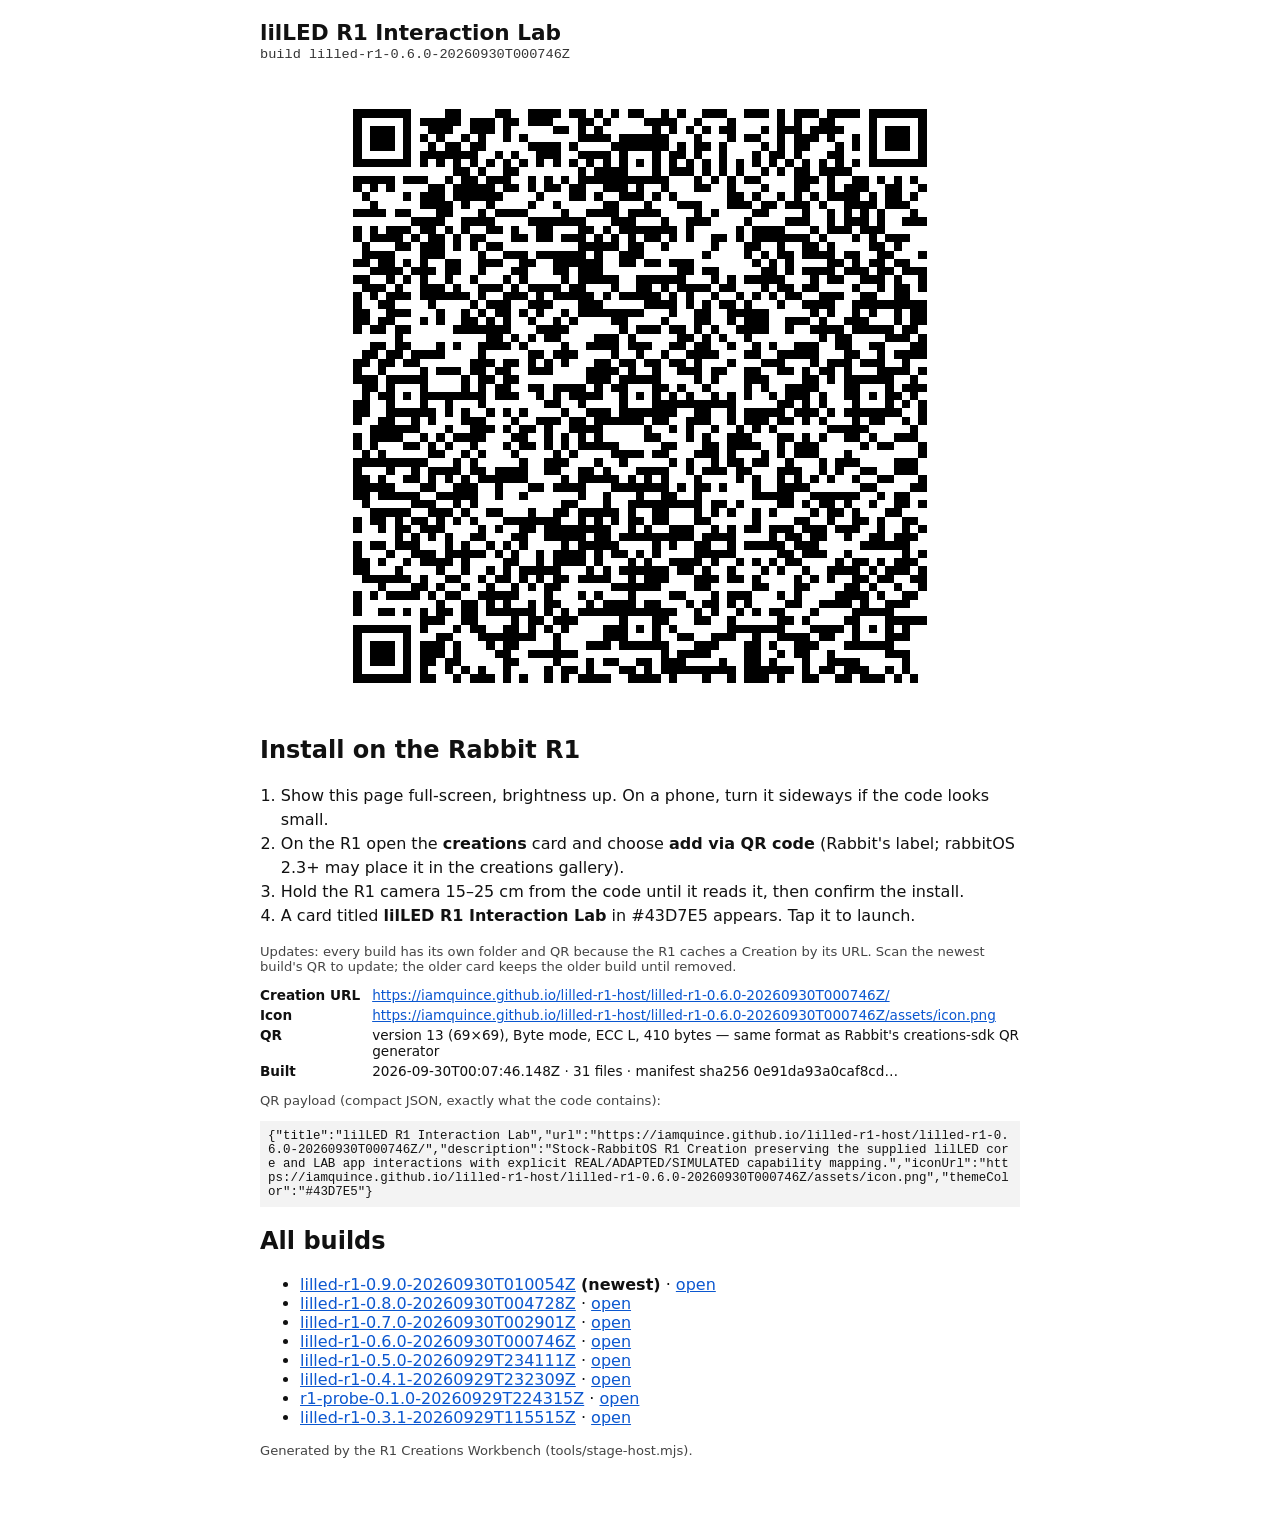
<file: install-lilled-r1-0.6.0-20260930T000746Z.html>
<!doctype html>
<html lang="en">
<head>
<meta charset="utf-8">
<meta name="viewport" content="width=device-width, initial-scale=1">
<title>Install lilLED R1 Interaction Lab on R1</title>
<style>
  html, body { margin: 0; background: #ffffff; color: #111111; font-family: system-ui, "Segoe UI", Arial, sans-serif; }
  main { max-width: 760px; margin: 0 auto; padding: 20px 16px 40px; }
  h1 { font-size: 1.35rem; margin: 0 0 2px; }
  .build { font-family: Consolas, monospace; font-size: .85rem; color: #333; margin: 0 0 14px; word-break: break-all; }
  .qr { width: min(92vw, 78vh, 640px); aspect-ratio: 1 / 1; margin: 0 auto; background: #ffffff; }
  .qr svg { display: block; width: 100%; height: 100%; }
  ol { padding-left: 1.3rem; line-height: 1.5; }
  dl { display: grid; grid-template-columns: max-content 1fr; gap: 4px 12px; font-size: .85rem; }
  dt { font-weight: 600; } dd { margin: 0; word-break: break-all; }
  pre { white-space: pre-wrap; word-break: break-all; background: #f3f3f3; padding: 8px; font-size: .78rem; }
  .note { font-size: .82rem; color: #444; }
  a { color: #0b57d0; }
</style>
</head>
<body>
<main>
  <h1>lilLED R1 Interaction Lab</h1>
  <p class="build">build lilled-r1-0.6.0-20260930T000746Z</p>
  <div class="qr"><svg xmlns="http://www.w3.org/2000/svg" viewBox="0 0 77 77" shape-rendering="crispEdges" role="img" aria-label="Install QR for lilLED R1 Interaction Lab">
<title>Install QR for lilLED R1 Interaction Lab</title>
<rect width="77" height="77" fill="#ffffff"/>
<path d="M4 4h7v1h-7zM15 4h2v1h-2zM21 4h2v1h-2zM25 4h4v1h-4zM30 4h2v1h-2zM33 4h1v1h-1zM35 4h1v1h-1zM37 4h2v1h-2zM41 4h1v1h-1zM43 4h1v1h-1zM46 4h3v1h-3zM51 4h3v1h-3zM55 4h1v1h-1zM57 4h3v1h-3zM61 4h4v1h-4zM66 4h7v1h-7zM4 5h1v1h-1zM10 5h1v1h-1zM12 5h5v1h-5zM18 5h3v1h-3zM22 5h2v1h-2zM25 5h3v1h-3zM31 5h2v1h-2zM34 5h1v1h-1zM39 5h4v1h-4zM45 5h1v1h-1zM49 5h1v1h-1zM55 5h1v1h-1zM57 5h1v1h-1zM60 5h2v1h-2zM66 5h1v1h-1zM72 5h1v1h-1zM4 6h1v1h-1zM6 6h3v1h-3zM10 6h1v1h-1zM13 6h3v1h-3zM18 6h3v1h-3zM22 6h1v1h-1zM28 6h2v1h-2zM31 6h1v1h-1zM33 6h1v1h-1zM40 6h1v1h-1zM42 6h1v1h-1zM44 6h1v1h-1zM46 6h1v1h-1zM48 6h2v1h-2zM53 6h1v1h-1zM55 6h3v1h-3zM59 6h4v1h-4zM66 6h1v1h-1zM68 6h3v1h-3zM72 6h1v1h-1zM4 7h1v1h-1zM6 7h3v1h-3zM10 7h1v1h-1zM12 7h1v1h-1zM14 7h1v1h-1zM17 7h1v1h-1zM19 7h1v1h-1zM22 7h1v1h-1zM24 7h1v1h-1zM31 7h4v1h-4zM36 7h6v1h-6zM45 7h1v1h-1zM49 7h1v1h-1zM51 7h2v1h-2zM55 7h1v1h-1zM57 7h3v1h-3zM61 7h1v1h-1zM64 7h1v1h-1zM66 7h1v1h-1zM68 7h3v1h-3zM72 7h1v1h-1zM4 8h1v1h-1zM6 8h3v1h-3zM10 8h1v1h-1zM13 8h1v1h-1zM15 8h2v1h-2zM18 8h2v1h-2zM25 8h4v1h-4zM30 8h1v1h-1zM35 8h7v1h-7zM43 8h1v1h-1zM45 8h2v1h-2zM48 8h1v1h-1zM53 8h1v1h-1zM55 8h1v1h-1zM57 8h2v1h-2zM62 8h1v1h-1zM64 8h1v1h-1zM66 8h1v1h-1zM68 8h3v1h-3zM72 8h1v1h-1zM4 9h1v1h-1zM10 9h1v1h-1zM12 9h7v1h-7zM21 9h1v1h-1zM23 9h1v1h-1zM26 9h3v1h-3zM31 9h4v1h-4zM36 9h1v1h-1zM40 9h1v1h-1zM42 9h2v1h-2zM45 9h1v1h-1zM48 9h1v1h-1zM52 9h1v1h-1zM54 9h2v1h-2zM57 9h1v1h-1zM61 9h2v1h-2zM66 9h1v1h-1zM72 9h1v1h-1zM4 10h7v1h-7zM12 10h1v1h-1zM14 10h1v1h-1zM16 10h1v1h-1zM18 10h1v1h-1zM20 10h1v1h-1zM22 10h1v1h-1zM24 10h1v1h-1zM26 10h1v1h-1zM28 10h1v1h-1zM30 10h1v1h-1zM32 10h1v1h-1zM34 10h1v1h-1zM36 10h1v1h-1zM38 10h1v1h-1zM40 10h1v1h-1zM42 10h1v1h-1zM44 10h1v1h-1zM46 10h1v1h-1zM48 10h1v1h-1zM50 10h1v1h-1zM52 10h1v1h-1zM54 10h1v1h-1zM56 10h1v1h-1zM58 10h1v1h-1zM60 10h1v1h-1zM62 10h1v1h-1zM64 10h1v1h-1zM66 10h7v1h-7zM16 11h2v1h-2zM19 11h1v1h-1zM22 11h2v1h-2zM31 11h1v1h-1zM33 11h4v1h-4zM40 11h1v1h-1zM42 11h3v1h-3zM46 11h1v1h-1zM48 11h1v1h-1zM50 11h1v1h-1zM53 11h1v1h-1zM55 11h1v1h-1zM57 11h2v1h-2zM60 11h4v1h-4zM4 12h5v1h-5zM10 12h3v1h-3zM15 12h1v1h-1zM17 12h2v1h-2zM20 12h3v1h-3zM25 12h1v1h-1zM27 12h1v1h-1zM29 12h1v1h-1zM31 12h11v1h-11zM45 12h1v1h-1zM47 12h1v1h-1zM49 12h1v1h-1zM51 12h2v1h-2zM57 12h3v1h-3zM61 12h1v1h-1zM64 12h2v1h-2zM67 12h1v1h-1zM69 12h1v1h-1zM71 12h1v1h-1zM4 13h1v1h-1zM6 13h1v1h-1zM8 13h1v1h-1zM13 13h2v1h-2zM16 13h5v1h-5zM22 13h2v1h-2zM25 13h1v1h-1zM27 13h2v1h-2zM30 13h2v1h-2zM34 13h3v1h-3zM38 13h1v1h-1zM41 13h1v1h-1zM45 13h2v1h-2zM49 13h1v1h-1zM53 13h1v1h-1zM57 13h2v1h-2zM61 13h1v1h-1zM63 13h3v1h-3zM68 13h2v1h-2zM72 13h1v1h-1zM5 14h1v1h-1zM10 14h1v1h-1zM12 14h3v1h-3zM16 14h6v1h-6zM26 14h1v1h-1zM30 14h2v1h-2zM33 14h1v1h-1zM36 14h3v1h-3zM40 14h1v1h-1zM42 14h1v1h-1zM49 14h2v1h-2zM52 14h1v1h-1zM55 14h1v1h-1zM57 14h1v1h-1zM59 14h1v1h-1zM61 14h4v1h-4zM66 14h1v1h-1zM68 14h2v1h-2zM71 14h1v1h-1zM6 15h1v1h-1zM12 15h4v1h-4zM17 15h1v1h-1zM20 15h1v1h-1zM25 15h1v1h-1zM28 15h1v1h-1zM34 15h2v1h-2zM39 15h1v1h-1zM43 15h3v1h-3zM49 15h3v1h-3zM53 15h2v1h-2zM56 15h3v1h-3zM60 15h1v1h-1zM63 15h4v1h-4zM68 15h3v1h-3zM4 16h4v1h-4zM9 16h2v1h-2zM14 16h2v1h-2zM19 16h1v1h-1zM21 16h4v1h-4zM29 16h1v1h-1zM32 16h4v1h-4zM37 16h4v1h-4zM45 16h1v1h-1zM47 16h1v1h-1zM52 16h2v1h-2zM58 16h1v1h-1zM61 16h1v1h-1zM63 16h1v1h-1zM65 16h1v1h-1zM67 16h1v1h-1zM71 16h1v1h-1zM11 17h4v1h-4zM17 17h4v1h-4zM25 17h7v1h-7zM35 17h3v1h-3zM41 17h1v1h-1zM44 17h3v1h-3zM51 17h1v1h-1zM56 17h3v1h-3zM61 17h1v1h-1zM63 17h3v1h-3zM67 17h1v1h-1zM70 17h3v1h-3zM4 18h1v1h-1zM6 18h1v1h-1zM8 18h3v1h-3zM12 18h2v1h-2zM15 18h1v1h-1zM17 18h1v1h-1zM20 18h2v1h-2zM23 18h1v1h-1zM26 18h2v1h-2zM31 18h2v1h-2zM34 18h1v1h-1zM36 18h7v1h-7zM44 18h1v1h-1zM50 18h1v1h-1zM52 18h4v1h-4zM59 18h1v1h-1zM61 18h3v1h-3zM65 18h3v1h-3zM4 19h1v1h-1zM6 19h4v1h-4zM11 19h1v1h-1zM13 19h2v1h-2zM16 19h1v1h-1zM18 19h2v1h-2zM23 19h2v1h-2zM26 19h2v1h-2zM29 19h3v1h-3zM33 19h1v1h-1zM35 19h1v1h-1zM37 19h1v1h-1zM39 19h2v1h-2zM42 19h1v1h-1zM44 19h1v1h-1zM47 19h2v1h-2zM50 19h1v1h-1zM52 19h7v1h-7zM60 19h1v1h-1zM64 19h1v1h-1zM66 19h1v1h-1zM68 19h3v1h-3zM5 20h1v1h-1zM9 20h2v1h-2zM12 20h3v1h-3zM16 20h1v1h-1zM18 20h1v1h-1zM20 20h2v1h-2zM31 20h5v1h-5zM37 20h2v1h-2zM41 20h1v1h-1zM47 20h1v1h-1zM51 20h2v1h-2zM55 20h1v1h-1zM58 20h2v1h-2zM61 20h1v1h-1zM66 20h2v1h-2zM69 20h1v1h-1zM5 21h4v1h-4zM12 21h3v1h-3zM19 21h1v1h-1zM22 21h3v1h-3zM26 21h6v1h-6zM33 21h1v1h-1zM36 21h3v1h-3zM46 21h1v1h-1zM51 21h1v1h-1zM53 21h1v1h-1zM55 21h2v1h-2zM58 21h4v1h-4zM63 21h2v1h-2zM67 21h2v1h-2zM72 21h1v1h-1zM4 22h2v1h-2zM7 22h2v1h-2zM10 22h1v1h-1zM12 22h1v1h-1zM15 22h2v1h-2zM19 22h3v1h-3zM24 22h2v1h-2zM28 22h6v1h-6zM36 22h2v1h-2zM39 22h2v1h-2zM42 22h3v1h-3zM52 22h1v1h-1zM54 22h1v1h-1zM56 22h1v1h-1zM61 22h2v1h-2zM64 22h1v1h-1zM66 22h2v1h-2zM69 22h2v1h-2zM6 23h4v1h-4zM11 23h3v1h-3zM15 23h2v1h-2zM19 23h1v1h-1zM23 23h2v1h-2zM28 23h2v1h-2zM31 23h3v1h-3zM43 23h2v1h-2zM46 23h2v1h-2zM53 23h2v1h-2zM56 23h1v1h-1zM58 23h4v1h-4zM63 23h3v1h-3zM67 23h2v1h-2zM70 23h3v1h-3zM4 24h2v1h-2zM8 24h1v1h-1zM10 24h1v1h-1zM12 24h1v1h-1zM15 24h1v1h-1zM18 24h1v1h-1zM22 24h1v1h-1zM24 24h1v1h-1zM29 24h1v1h-1zM31 24h5v1h-5zM38 24h6v1h-6zM47 24h1v1h-1zM49 24h1v1h-1zM51 24h5v1h-5zM59 24h1v1h-1zM61 24h2v1h-2zM65 24h3v1h-3zM69 24h1v1h-1zM72 24h1v1h-1zM5 25h3v1h-3zM9 25h1v1h-1zM12 25h3v1h-3zM16 25h1v1h-1zM19 25h3v1h-3zM23 25h1v1h-1zM25 25h4v1h-4zM30 25h2v1h-2zM35 25h1v1h-1zM38 25h2v1h-2zM41 25h1v1h-1zM43 25h4v1h-4zM48 25h2v1h-2zM53 25h1v1h-1zM55 25h2v1h-2zM58 25h2v1h-2zM64 25h1v1h-1zM67 25h1v1h-1zM69 25h2v1h-2zM72 25h1v1h-1zM4 26h1v1h-1zM6 26h1v1h-1zM8 26h3v1h-3zM12 26h6v1h-6zM19 26h1v1h-1zM22 26h3v1h-3zM26 26h1v1h-1zM28 26h5v1h-5zM34 26h1v1h-1zM36 26h5v1h-5zM42 26h1v1h-1zM44 26h1v1h-1zM47 26h1v1h-1zM50 26h1v1h-1zM52 26h1v1h-1zM54 26h1v1h-1zM56 26h2v1h-2zM60 26h3v1h-3zM65 26h2v1h-2zM69 26h2v1h-2zM4 27h1v1h-1zM7 27h2v1h-2zM13 27h1v1h-1zM18 27h1v1h-1zM20 27h3v1h-3zM25 27h3v1h-3zM31 27h3v1h-3zM39 27h4v1h-4zM44 27h1v1h-1zM46 27h1v1h-1zM48 27h2v1h-2zM51 27h1v1h-1zM55 27h1v1h-1zM58 27h4v1h-4zM64 27h9v1h-9zM4 28h2v1h-2zM8 28h3v1h-3zM14 28h1v1h-1zM17 28h1v1h-1zM19 28h1v1h-1zM21 28h2v1h-2zM24 28h1v1h-1zM26 28h1v1h-1zM29 28h1v1h-1zM31 28h8v1h-8zM42 28h1v1h-1zM45 28h2v1h-2zM49 28h5v1h-5zM59 28h1v1h-1zM61 28h1v1h-1zM64 28h1v1h-1zM66 28h1v1h-1zM69 28h1v1h-1zM71 28h2v1h-2zM4 29h2v1h-2zM7 29h2v1h-2zM12 29h1v1h-1zM14 29h1v1h-1zM17 29h2v1h-2zM20 29h1v1h-1zM22 29h1v1h-1zM25 29h1v1h-1zM28 29h1v1h-1zM30 29h1v1h-1zM35 29h2v1h-2zM41 29h1v1h-1zM45 29h2v1h-2zM49 29h1v1h-1zM51 29h3v1h-3zM56 29h3v1h-3zM60 29h1v1h-1zM63 29h3v1h-3zM69 29h1v1h-1zM71 29h2v1h-2zM4 30h1v1h-1zM6 30h2v1h-2zM9 30h2v1h-2zM16 30h7v1h-7zM26 30h4v1h-4zM36 30h1v1h-1zM38 30h3v1h-3zM42 30h2v1h-2zM45 30h1v1h-1zM47 30h1v1h-1zM50 30h4v1h-4zM56 30h1v1h-1zM59 30h4v1h-4zM64 30h5v1h-5zM70 30h2v1h-2zM9 31h1v1h-1zM20 31h2v1h-2zM23 31h1v1h-1zM25 31h1v1h-1zM27 31h2v1h-2zM33 31h3v1h-3zM37 31h1v1h-1zM43 31h2v1h-2zM46 31h1v1h-1zM48 31h1v1h-1zM51 31h1v1h-1zM60 31h1v1h-1zM62 31h2v1h-2zM68 31h3v1h-3zM72 31h1v1h-1zM6 32h2v1h-2zM9 32h2v1h-2zM14 32h1v1h-1zM16 32h1v1h-1zM19 32h4v1h-4zM24 32h1v1h-1zM29 32h1v1h-1zM32 32h4v1h-4zM37 32h3v1h-3zM42 32h2v1h-2zM45 32h2v1h-2zM49 32h1v1h-1zM52 32h1v1h-1zM54 32h1v1h-1zM57 32h3v1h-3zM62 32h2v1h-2zM66 32h2v1h-2zM71 32h2v1h-2zM5 33h2v1h-2zM8 33h2v1h-2zM11 33h4v1h-4zM19 33h1v1h-1zM25 33h2v1h-2zM28 33h3v1h-3zM35 33h1v1h-1zM38 33h1v1h-1zM41 33h1v1h-1zM44 33h4v1h-4zM51 33h2v1h-2zM55 33h5v1h-5zM63 33h2v1h-2zM67 33h1v1h-1zM69 33h4v1h-4zM4 34h2v1h-2zM7 34h2v1h-2zM10 34h2v1h-2zM18 34h3v1h-3zM22 34h2v1h-2zM25 34h1v1h-1zM27 34h1v1h-1zM29 34h1v1h-1zM33 34h2v1h-2zM36 34h2v1h-2zM39 34h2v1h-2zM42 34h2v1h-2zM45 34h1v1h-1zM49 34h1v1h-1zM53 34h3v1h-3zM59 34h1v1h-1zM61 34h3v1h-3zM65 34h3v1h-3zM70 34h1v1h-1zM4 35h1v1h-1zM7 35h1v1h-1zM12 35h1v1h-1zM14 35h3v1h-3zM18 35h2v1h-2zM21 35h2v1h-2zM25 35h3v1h-3zM32 35h4v1h-4zM37 35h1v1h-1zM40 35h1v1h-1zM43 35h3v1h-3zM47 35h2v1h-2zM51 35h2v1h-2zM55 35h2v1h-2zM58 35h1v1h-1zM60 35h2v1h-2zM63 35h1v1h-1zM67 35h4v1h-4zM72 35h1v1h-1zM4 36h3v1h-3zM8 36h5v1h-5zM17 36h1v1h-1zM19 36h2v1h-2zM22 36h2v1h-2zM32 36h3v1h-3zM36 36h5v1h-5zM45 36h1v1h-1zM47 36h1v1h-1zM51 36h3v1h-3zM58 36h2v1h-2zM61 36h1v1h-1zM63 36h6v1h-6zM71 36h1v1h-1zM5 37h2v1h-2zM8 37h1v1h-1zM12 37h1v1h-1zM17 37h1v1h-1zM19 37h1v1h-1zM21 37h2v1h-2zM25 37h2v1h-2zM28 37h4v1h-4zM33 37h1v1h-1zM35 37h2v1h-2zM40 37h2v1h-2zM43 37h1v1h-1zM46 37h1v1h-1zM51 37h1v1h-1zM53 37h1v1h-1zM56 37h4v1h-4zM63 37h2v1h-2zM68 37h1v1h-1zM70 37h3v1h-3zM5 38h1v1h-1zM7 38h2v1h-2zM10 38h1v1h-1zM12 38h8v1h-8zM21 38h3v1h-3zM26 38h1v1h-1zM28 38h1v1h-1zM30 38h4v1h-4zM36 38h1v1h-1zM38 38h1v1h-1zM40 38h1v1h-1zM42 38h1v1h-1zM44 38h1v1h-1zM47 38h1v1h-1zM49 38h1v1h-1zM51 38h1v1h-1zM54 38h1v1h-1zM56 38h3v1h-3zM60 38h1v1h-1zM63 38h2v1h-2zM66 38h1v1h-1zM68 38h2v1h-2zM71 38h1v1h-1zM4 39h2v1h-2zM8 39h1v1h-1zM12 39h1v1h-1zM15 39h1v1h-1zM19 39h1v1h-1zM27 39h2v1h-2zM31 39h1v1h-1zM36 39h1v1h-1zM40 39h10v1h-10zM55 39h2v1h-2zM58 39h1v1h-1zM60 39h1v1h-1zM64 39h1v1h-1zM68 39h1v1h-1zM70 39h1v1h-1zM72 39h1v1h-1zM4 40h2v1h-2zM8 40h6v1h-6zM15 40h1v1h-1zM17 40h1v1h-1zM20 40h1v1h-1zM22 40h1v1h-1zM24 40h1v1h-1zM29 40h1v1h-1zM32 40h3v1h-3zM36 40h7v1h-7zM45 40h2v1h-2zM49 40h1v1h-1zM51 40h5v1h-5zM57 40h3v1h-3zM61 40h1v1h-1zM63 40h7v1h-7zM72 40h1v1h-1zM4 41h1v1h-1zM7 41h2v1h-2zM11 41h1v1h-1zM13 41h1v1h-1zM17 41h3v1h-3zM23 41h1v1h-1zM26 41h3v1h-3zM30 41h2v1h-2zM33 41h6v1h-6zM40 41h2v1h-2zM44 41h3v1h-3zM49 41h1v1h-1zM51 41h3v1h-3zM55 41h2v1h-2zM58 41h1v1h-1zM60 41h1v1h-1zM64 41h1v1h-1zM66 41h2v1h-2zM70 41h1v1h-1zM72 41h1v1h-1zM6 42h6v1h-6zM15 42h1v1h-1zM18 42h3v1h-3zM22 42h1v1h-1zM24 42h2v1h-2zM27 42h1v1h-1zM30 42h4v1h-4zM39 42h1v1h-1zM42 42h1v1h-1zM44 42h1v1h-1zM47 42h1v1h-1zM50 42h1v1h-1zM52 42h1v1h-1zM54 42h1v1h-1zM61 42h5v1h-5zM71 42h1v1h-1zM4 43h1v1h-1zM6 43h4v1h-4zM12 43h1v1h-1zM14 43h1v1h-1zM16 43h4v1h-4zM23 43h2v1h-2zM27 43h1v1h-1zM29 43h1v1h-1zM31 43h1v1h-1zM33 43h1v1h-1zM39 43h2v1h-2zM44 43h1v1h-1zM46 43h1v1h-1zM49 43h3v1h-3zM55 43h2v1h-2zM58 43h1v1h-1zM60 43h1v1h-1zM63 43h2v1h-2zM66 43h1v1h-1zM69 43h3v1h-3zM4 44h1v1h-1zM6 44h1v1h-1zM10 44h2v1h-2zM13 44h1v1h-1zM15 44h1v1h-1zM18 44h1v1h-1zM22 44h1v1h-1zM24 44h2v1h-2zM27 44h1v1h-1zM29 44h1v1h-1zM31 44h5v1h-5zM41 44h2v1h-2zM46 44h2v1h-2zM49 44h4v1h-4zM55 44h1v1h-1zM57 44h3v1h-3zM65 44h1v1h-1zM67 44h2v1h-2zM72 44h1v1h-1zM5 45h1v1h-1zM7 45h1v1h-1zM13 45h2v1h-2zM17 45h1v1h-1zM19 45h1v1h-1zM23 45h1v1h-1zM28 45h1v1h-1zM30 45h1v1h-1zM35 45h4v1h-4zM40 45h2v1h-2zM45 45h3v1h-3zM49 45h1v1h-1zM53 45h1v1h-1zM55 45h1v1h-1zM57 45h3v1h-3zM63 45h1v1h-1zM72 45h1v1h-1zM4 46h9v1h-9zM16 46h1v1h-1zM18 46h1v1h-1zM24 46h1v1h-1zM27 46h3v1h-3zM33 46h1v1h-1zM36 46h1v1h-1zM42 46h1v1h-1zM44 46h1v1h-1zM47 46h1v1h-1zM49 46h2v1h-2zM52 46h2v1h-2zM56 46h1v1h-1zM60 46h1v1h-1zM62 46h3v1h-3zM69 46h3v1h-3zM4 47h1v1h-1zM8 47h1v1h-1zM11 47h1v1h-1zM13 47h4v1h-4zM18 47h2v1h-2zM21 47h4v1h-4zM27 47h2v1h-2zM31 47h2v1h-2zM34 47h1v1h-1zM38 47h4v1h-4zM44 47h1v1h-1zM46 47h3v1h-3zM50 47h2v1h-2zM55 47h3v1h-3zM60 47h1v1h-1zM62 47h1v1h-1zM65 47h2v1h-2zM69 47h3v1h-3zM4 48h2v1h-2zM7 48h1v1h-1zM10 48h2v1h-2zM13 48h1v1h-1zM15 48h1v1h-1zM17 48h1v1h-1zM19 48h6v1h-6zM29 48h1v1h-1zM31 48h5v1h-5zM37 48h1v1h-1zM39 48h1v1h-1zM41 48h1v1h-1zM45 48h1v1h-1zM50 48h1v1h-1zM52 48h1v1h-1zM55 48h1v1h-1zM57 48h1v1h-1zM59 48h1v1h-1zM61 48h1v1h-1zM64 48h1v1h-1zM67 48h2v1h-2zM72 48h1v1h-1zM4 49h5v1h-5zM12 49h2v1h-2zM16 49h3v1h-3zM21 49h1v1h-1zM25 49h2v1h-2zM28 49h4v1h-4zM35 49h7v1h-7zM43 49h1v1h-1zM45 49h2v1h-2zM48 49h1v1h-1zM52 49h1v1h-1zM55 49h4v1h-4zM65 49h2v1h-2zM71 49h2v1h-2zM4 50h2v1h-2zM7 50h5v1h-5zM14 50h5v1h-5zM21 50h1v1h-1zM24 50h1v1h-1zM31 50h1v1h-1zM34 50h1v1h-1zM38 50h1v1h-1zM41 50h2v1h-2zM45 50h1v1h-1zM52 50h5v1h-5zM59 50h6v1h-6zM67 50h1v1h-1zM69 50h2v1h-2zM5 51h1v1h-1zM11 51h3v1h-3zM16 51h1v1h-1zM18 51h1v1h-1zM29 51h2v1h-2zM34 51h1v1h-1zM37 51h9v1h-9zM47 51h2v1h-2zM50 51h1v1h-1zM55 51h2v1h-2zM58 51h1v1h-1zM60 51h2v1h-2zM63 51h1v1h-1zM66 51h1v1h-1zM69 51h2v1h-2zM72 51h1v1h-1zM6 52h5v1h-5zM13 52h3v1h-3zM17 52h1v1h-1zM20 52h2v1h-2zM25 52h1v1h-1zM28 52h2v1h-2zM31 52h5v1h-5zM37 52h1v1h-1zM40 52h2v1h-2zM45 52h1v1h-1zM47 52h1v1h-1zM49 52h1v1h-1zM52 52h1v1h-1zM54 52h1v1h-1zM59 52h1v1h-1zM61 52h2v1h-2zM64 52h1v1h-1zM68 52h2v1h-2zM4 53h1v1h-1zM6 53h2v1h-2zM9 53h1v1h-1zM11 53h2v1h-2zM14 53h1v1h-1zM16 53h1v1h-1zM18 53h1v1h-1zM22 53h7v1h-7zM31 53h1v1h-1zM33 53h1v1h-1zM35 53h1v1h-1zM37 53h2v1h-2zM40 53h2v1h-2zM45 53h2v1h-2zM52 53h1v1h-1zM57 53h2v1h-2zM61 53h1v1h-1zM64 53h2v1h-2zM67 53h1v1h-1zM70 53h2v1h-2zM4 54h1v1h-1zM7 54h1v1h-1zM9 54h2v1h-2zM12 54h3v1h-3zM19 54h1v1h-1zM21 54h1v1h-1zM24 54h2v1h-2zM27 54h8v1h-8zM37 54h1v1h-1zM39 54h1v1h-1zM42 54h3v1h-3zM47 54h1v1h-1zM49 54h1v1h-1zM51 54h2v1h-2zM54 54h3v1h-3zM58 54h3v1h-3zM62 54h3v1h-3zM67 54h1v1h-1zM70 54h1v1h-1zM72 54h1v1h-1zM9 55h1v1h-1zM11 55h1v1h-1zM13 55h1v1h-1zM15 55h1v1h-1zM18 55h2v1h-2zM23 55h2v1h-2zM27 55h5v1h-5zM33 55h2v1h-2zM36 55h9v1h-9zM46 55h4v1h-4zM54 55h1v1h-1zM56 55h2v1h-2zM59 55h2v1h-2zM63 55h1v1h-1zM66 55h2v1h-2zM69 55h3v1h-3zM4 56h1v1h-1zM6 56h2v1h-2zM9 56h3v1h-3zM15 56h1v1h-1zM17 56h1v1h-1zM20 56h1v1h-1zM22 56h1v1h-1zM24 56h1v1h-1zM29 56h1v1h-1zM31 56h5v1h-5zM40 56h1v1h-1zM42 56h1v1h-1zM45 56h2v1h-2zM49 56h1v1h-1zM51 56h5v1h-5zM57 56h3v1h-3zM65 56h6v1h-6zM4 57h1v1h-1zM8 57h1v1h-1zM11 57h3v1h-3zM15 57h5v1h-5zM21 57h1v1h-1zM23 57h1v1h-1zM26 57h1v1h-1zM28 57h4v1h-4zM33 57h1v1h-1zM35 57h2v1h-2zM38 57h1v1h-1zM40 57h1v1h-1zM45 57h5v1h-5zM55 57h2v1h-2zM58 57h3v1h-3zM63 57h1v1h-1zM70 57h1v1h-1zM72 57h1v1h-1zM4 58h2v1h-2zM7 58h1v1h-1zM10 58h1v1h-1zM12 58h4v1h-4zM17 58h1v1h-1zM22 58h2v1h-2zM26 58h1v1h-1zM28 58h4v1h-4zM33 58h1v1h-1zM37 58h1v1h-1zM39 58h1v1h-1zM42 58h4v1h-4zM47 58h1v1h-1zM50 58h1v1h-1zM52 58h1v1h-1zM54 58h1v1h-1zM56 58h2v1h-2zM62 58h1v1h-1zM64 58h2v1h-2zM67 58h1v1h-1zM69 58h3v1h-3zM4 59h2v1h-2zM9 59h1v1h-1zM14 59h1v1h-1zM17 59h1v1h-1zM20 59h1v1h-1zM22 59h1v1h-1zM24 59h5v1h-5zM32 59h1v1h-1zM34 59h1v1h-1zM36 59h6v1h-6zM43 59h2v1h-2zM46 59h1v1h-1zM49 59h1v1h-1zM53 59h1v1h-1zM55 59h1v1h-1zM58 59h1v1h-1zM61 59h4v1h-4zM66 59h1v1h-1zM68 59h3v1h-3zM72 59h1v1h-1zM5 60h6v1h-6zM12 60h1v1h-1zM15 60h2v1h-2zM19 60h1v1h-1zM21 60h2v1h-2zM24 60h1v1h-1zM26 60h1v1h-1zM28 60h2v1h-2zM31 60h4v1h-4zM37 60h1v1h-1zM39 60h3v1h-3zM45 60h3v1h-3zM49 60h2v1h-2zM52 60h1v1h-1zM57 60h1v1h-1zM59 60h1v1h-1zM61 60h1v1h-1zM64 60h2v1h-2zM67 60h2v1h-2zM71 60h2v1h-2zM7 61h1v1h-1zM11 61h2v1h-2zM14 61h1v1h-1zM17 61h1v1h-1zM20 61h1v1h-1zM23 61h1v1h-1zM25 61h1v1h-1zM27 61h2v1h-2zM35 61h6v1h-6zM45 61h2v1h-2zM52 61h2v1h-2zM57 61h2v1h-2zM63 61h2v1h-2zM66 61h1v1h-1zM69 61h1v1h-1zM72 61h1v1h-1zM4 62h1v1h-1zM6 62h1v1h-1zM8 62h4v1h-4zM13 62h1v1h-1zM15 62h2v1h-2zM19 62h5v1h-5zM27 62h1v1h-1zM31 62h1v1h-1zM33 62h1v1h-1zM37 62h1v1h-1zM42 62h2v1h-2zM47 62h1v1h-1zM49 62h3v1h-3zM55 62h1v1h-1zM57 62h1v1h-1zM62 62h4v1h-4zM67 62h1v1h-1zM70 62h2v1h-2zM4 63h1v1h-1zM14 63h1v1h-1zM17 63h2v1h-2zM20 63h1v1h-1zM22 63h1v1h-1zM25 63h1v1h-1zM27 63h2v1h-2zM32 63h1v1h-1zM34 63h4v1h-4zM39 63h2v1h-2zM44 63h1v1h-1zM46 63h2v1h-2zM49 63h1v1h-1zM51 63h1v1h-1zM56 63h2v1h-2zM60 63h4v1h-4zM65 63h1v1h-1zM68 63h3v1h-3zM4 64h1v1h-1zM7 64h2v1h-2zM10 64h1v1h-1zM12 64h1v1h-1zM14 64h2v1h-2zM17 64h2v1h-2zM20 64h6v1h-6zM27 64h1v1h-1zM29 64h1v1h-1zM31 64h12v1h-12zM45 64h1v1h-1zM47 64h1v1h-1zM50 64h1v1h-1zM52 64h1v1h-1zM54 64h2v1h-2zM59 64h1v1h-1zM64 64h5v1h-5zM12 65h3v1h-3zM17 65h2v1h-2zM23 65h1v1h-1zM25 65h2v1h-2zM28 65h3v1h-3zM36 65h1v1h-1zM40 65h2v1h-2zM45 65h2v1h-2zM49 65h1v1h-1zM55 65h2v1h-2zM58 65h1v1h-1zM63 65h2v1h-2zM68 65h5v1h-5zM4 66h7v1h-7zM12 66h1v1h-1zM16 66h1v1h-1zM18 66h2v1h-2zM22 66h2v1h-2zM25 66h1v1h-1zM27 66h1v1h-1zM29 66h1v1h-1zM34 66h3v1h-3zM38 66h1v1h-1zM40 66h1v1h-1zM42 66h1v1h-1zM49 66h7v1h-7zM59 66h4v1h-4zM64 66h1v1h-1zM66 66h1v1h-1zM68 66h1v1h-1zM70 66h1v1h-1zM4 67h1v1h-1zM10 67h1v1h-1zM14 67h2v1h-2zM19 67h7v1h-7zM28 67h1v1h-1zM34 67h3v1h-3zM40 67h1v1h-1zM43 67h2v1h-2zM47 67h3v1h-3zM52 67h1v1h-1zM55 67h4v1h-4zM60 67h2v1h-2zM64 67h1v1h-1zM68 67h3v1h-3zM4 68h1v1h-1zM6 68h3v1h-3zM10 68h1v1h-1zM12 68h3v1h-3zM16 68h1v1h-1zM20 68h1v1h-1zM22 68h2v1h-2zM28 68h1v1h-1zM32 68h3v1h-3zM36 68h6v1h-6zM45 68h3v1h-3zM51 68h2v1h-2zM54 68h1v1h-1zM57 68h3v1h-3zM63 68h6v1h-6zM4 69h1v1h-1zM6 69h3v1h-3zM10 69h1v1h-1zM12 69h3v1h-3zM16 69h1v1h-1zM21 69h2v1h-2zM25 69h6v1h-6zM41 69h1v1h-1zM43 69h4v1h-4zM51 69h2v1h-2zM55 69h1v1h-1zM57 69h2v1h-2zM61 69h1v1h-1zM68 69h3v1h-3zM4 70h1v1h-1zM6 70h3v1h-3zM10 70h1v1h-1zM12 70h2v1h-2zM15 70h2v1h-2zM22 70h2v1h-2zM28 70h1v1h-1zM32 70h1v1h-1zM34 70h2v1h-2zM38 70h2v1h-2zM41 70h3v1h-3zM48 70h1v1h-1zM51 70h2v1h-2zM54 70h1v1h-1zM58 70h1v1h-1zM61 70h4v1h-4zM70 70h1v1h-1zM4 71h1v1h-1zM10 71h1v1h-1zM12 71h1v1h-1zM15 71h1v1h-1zM17 71h1v1h-1zM19 71h1v1h-1zM22 71h1v1h-1zM27 71h1v1h-1zM29 71h2v1h-2zM32 71h1v1h-1zM36 71h2v1h-2zM39 71h1v1h-1zM41 71h9v1h-9zM51 71h6v1h-6zM58 71h1v1h-1zM60 71h2v1h-2zM63 71h3v1h-3zM68 71h1v1h-1zM70 71h1v1h-1zM4 72h7v1h-7zM12 72h2v1h-2zM16 72h1v1h-1zM18 72h3v1h-3zM22 72h1v1h-1zM24 72h1v1h-1zM27 72h1v1h-1zM29 72h1v1h-1zM31 72h4v1h-4zM37 72h4v1h-4zM42 72h1v1h-1zM46 72h1v1h-1zM49 72h1v1h-1zM51 72h3v1h-3zM55 72h1v1h-1zM58 72h2v1h-2zM62 72h2v1h-2zM65 72h3v1h-3zM69 72h1v1h-1zM71 72h1v1h-1z" fill="#000000"/>
</svg>
</div>
  <h2>Install on the Rabbit R1</h2>
  <ol>
    <li>Show this page full-screen, brightness up. On a phone, turn it sideways if the code looks small.</li>
    <li>On the R1 open the <b>creations</b> card and choose <b>add via QR code</b> (Rabbit's label; rabbitOS 2.3+ may place it in the creations gallery).</li>
    <li>Hold the R1 camera 15&ndash;25 cm from the code until it reads it, then confirm the install.</li>
    <li>A card titled <b>lilLED R1 Interaction Lab</b> in #43D7E5 appears. Tap it to launch.</li>
  </ol>
  <p class="note">Updates: every build has its own folder and QR because the R1 caches a Creation by its URL. Scan the newest build's QR to update; the older card keeps the older build until removed.</p>
  <dl>
    <dt>Creation URL</dt><dd><a href="https://iamquince.github.io/lilled-r1-host/lilled-r1-0.6.0-20260930T000746Z/">https://iamquince.github.io/lilled-r1-host/lilled-r1-0.6.0-20260930T000746Z/</a></dd>
    <dt>Icon</dt><dd><a href="https://iamquince.github.io/lilled-r1-host/lilled-r1-0.6.0-20260930T000746Z/assets/icon.png">https://iamquince.github.io/lilled-r1-host/lilled-r1-0.6.0-20260930T000746Z/assets/icon.png</a></dd>
    <dt>QR</dt><dd>version 13 (69&times;69), Byte mode, ECC L, 410 bytes &mdash; same format as Rabbit's creations-sdk QR generator</dd>
    <dt>Built</dt><dd>2026-09-30T00:07:46.148Z &middot; 31 files &middot; manifest sha256 0e91da93a0caf8cd&hellip;</dd>
  </dl>
  <p class="note">QR payload (compact JSON, exactly what the code contains):</p>
  <pre>{&quot;title&quot;:&quot;lilLED R1 Interaction Lab&quot;,&quot;url&quot;:&quot;https://iamquince.github.io/lilled-r1-host/lilled-r1-0.6.0-20260930T000746Z/&quot;,&quot;description&quot;:&quot;Stock-RabbitOS R1 Creation preserving the supplied lilLED core and LAB app interactions with explicit REAL/ADAPTED/SIMULATED capability mapping.&quot;,&quot;iconUrl&quot;:&quot;https://iamquince.github.io/lilled-r1-host/lilled-r1-0.6.0-20260930T000746Z/assets/icon.png&quot;,&quot;themeColor&quot;:&quot;#43D7E5&quot;}</pre>
  <h2>All builds</h2>
  <ul>
      <li><a href="install-lilled-r1-0.9.0-20260930T010054Z.html">lilled-r1-0.9.0-20260930T010054Z</a> <b>(newest)</b> &middot; <a href="lilled-r1-0.9.0-20260930T010054Z/">open</a></li>
      <li><a href="install-lilled-r1-0.8.0-20260930T004728Z.html">lilled-r1-0.8.0-20260930T004728Z</a> &middot; <a href="lilled-r1-0.8.0-20260930T004728Z/">open</a></li>
      <li><a href="install-lilled-r1-0.7.0-20260930T002901Z.html">lilled-r1-0.7.0-20260930T002901Z</a> &middot; <a href="lilled-r1-0.7.0-20260930T002901Z/">open</a></li>
      <li><a href="install-lilled-r1-0.6.0-20260930T000746Z.html">lilled-r1-0.6.0-20260930T000746Z</a> &middot; <a href="lilled-r1-0.6.0-20260930T000746Z/">open</a></li>
      <li><a href="install-lilled-r1-0.5.0-20260929T234111Z.html">lilled-r1-0.5.0-20260929T234111Z</a> &middot; <a href="lilled-r1-0.5.0-20260929T234111Z/">open</a></li>
      <li><a href="install-lilled-r1-0.4.1-20260929T232309Z.html">lilled-r1-0.4.1-20260929T232309Z</a> &middot; <a href="lilled-r1-0.4.1-20260929T232309Z/">open</a></li>
      <li><a href="install-r1-probe-0.1.0-20260929T224315Z.html">r1-probe-0.1.0-20260929T224315Z</a> &middot; <a href="r1-probe-0.1.0-20260929T224315Z/">open</a></li>
      <li><a href="install-lilled-r1-0.3.1-20260929T115515Z.html">lilled-r1-0.3.1-20260929T115515Z</a> &middot; <a href="lilled-r1-0.3.1-20260929T115515Z/">open</a></li>
  </ul>
  <p class="note">Generated by the R1 Creations Workbench (tools/stage-host.mjs).</p>
</main>
</body>
</html>
</file>
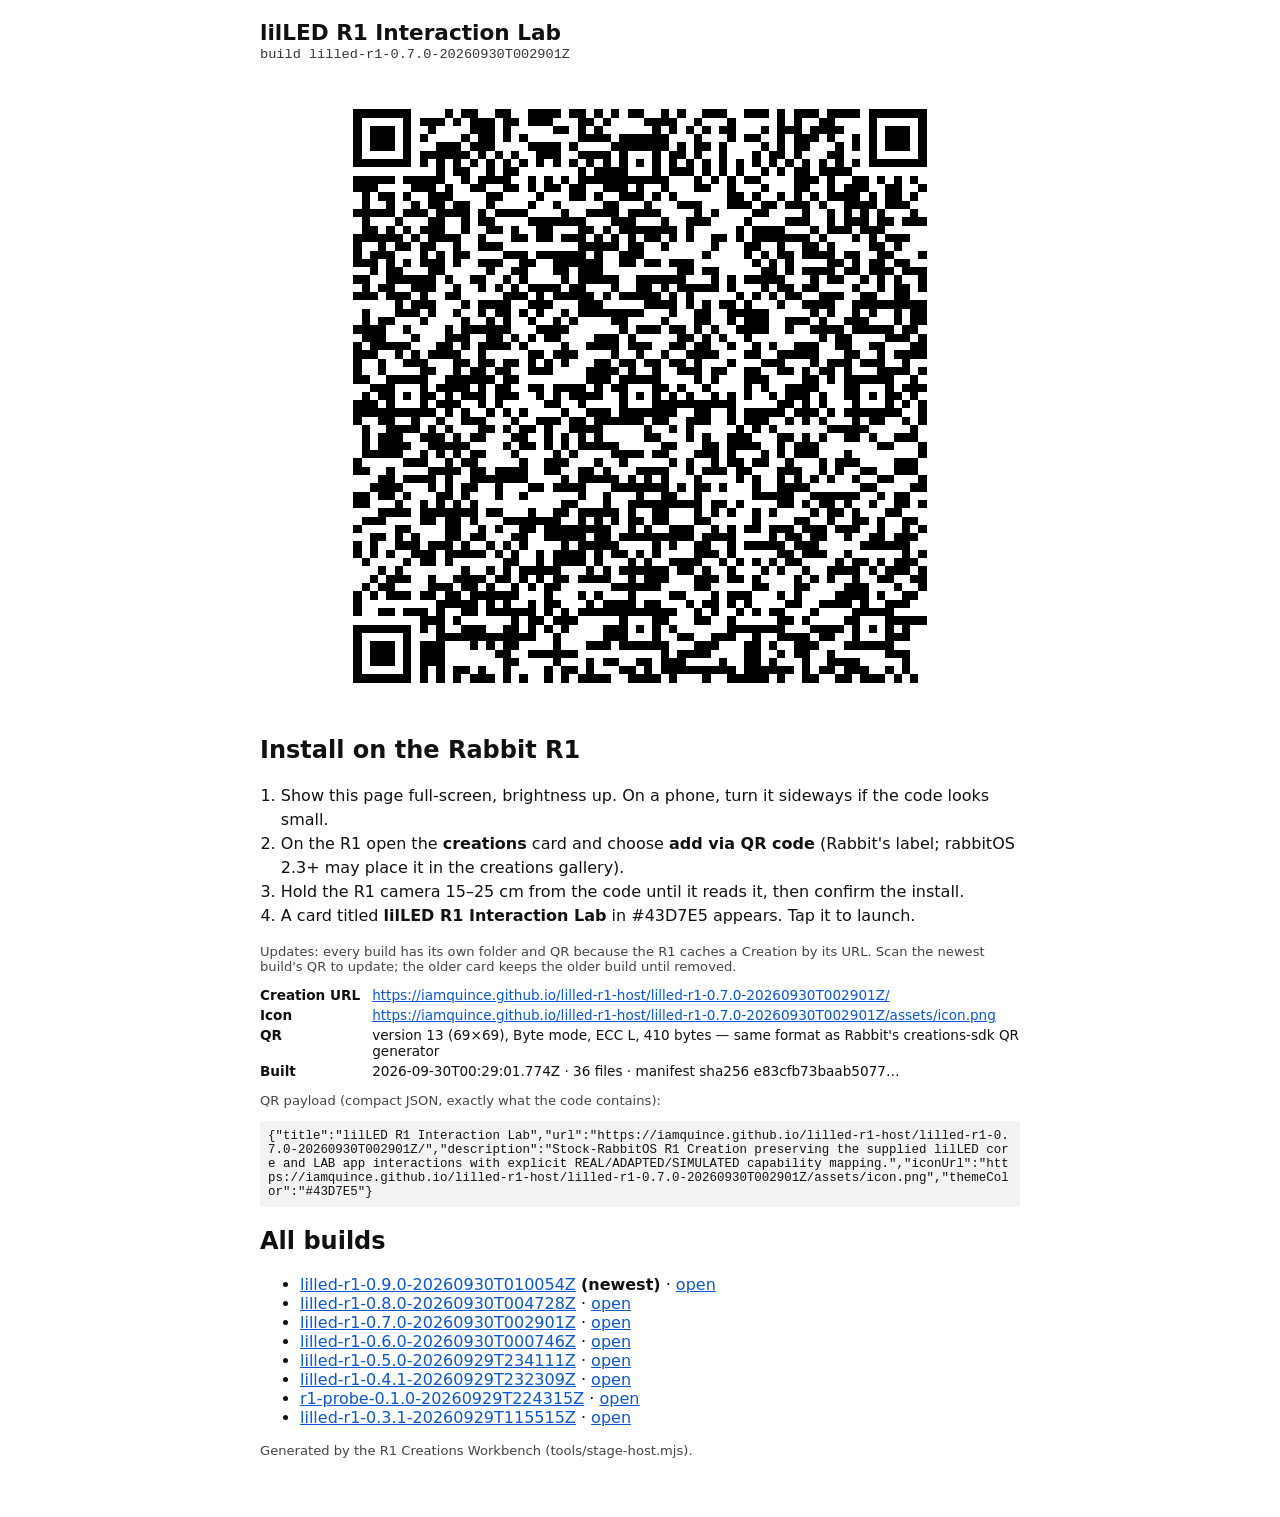
<file: install-lilled-r1-0.7.0-20260930T002901Z.html>
<!doctype html>
<html lang="en">
<head>
<meta charset="utf-8">
<meta name="viewport" content="width=device-width, initial-scale=1">
<title>Install lilLED R1 Interaction Lab on R1</title>
<style>
  html, body { margin: 0; background: #ffffff; color: #111111; font-family: system-ui, "Segoe UI", Arial, sans-serif; }
  main { max-width: 760px; margin: 0 auto; padding: 20px 16px 40px; }
  h1 { font-size: 1.35rem; margin: 0 0 2px; }
  .build { font-family: Consolas, monospace; font-size: .85rem; color: #333; margin: 0 0 14px; word-break: break-all; }
  .qr { width: min(92vw, 78vh, 640px); aspect-ratio: 1 / 1; margin: 0 auto; background: #ffffff; }
  .qr svg { display: block; width: 100%; height: 100%; }
  ol { padding-left: 1.3rem; line-height: 1.5; }
  dl { display: grid; grid-template-columns: max-content 1fr; gap: 4px 12px; font-size: .85rem; }
  dt { font-weight: 600; } dd { margin: 0; word-break: break-all; }
  pre { white-space: pre-wrap; word-break: break-all; background: #f3f3f3; padding: 8px; font-size: .78rem; }
  .note { font-size: .82rem; color: #444; }
  a { color: #0b57d0; }
</style>
</head>
<body>
<main>
  <h1>lilLED R1 Interaction Lab</h1>
  <p class="build">build lilled-r1-0.7.0-20260930T002901Z</p>
  <div class="qr"><svg xmlns="http://www.w3.org/2000/svg" viewBox="0 0 77 77" shape-rendering="crispEdges" role="img" aria-label="Install QR for lilLED R1 Interaction Lab">
<title>Install QR for lilLED R1 Interaction Lab</title>
<rect width="77" height="77" fill="#ffffff"/>
<path d="M4 4h7v1h-7zM15 4h1v1h-1zM17 4h2v1h-2zM21 4h2v1h-2zM25 4h4v1h-4zM30 4h2v1h-2zM33 4h1v1h-1zM35 4h1v1h-1zM37 4h2v1h-2zM41 4h1v1h-1zM43 4h1v1h-1zM46 4h3v1h-3zM51 4h3v1h-3zM55 4h1v1h-1zM57 4h3v1h-3zM61 4h4v1h-4zM66 4h7v1h-7zM4 5h1v1h-1zM10 5h1v1h-1zM12 5h3v1h-3zM16 5h1v1h-1zM18 5h3v1h-3zM22 5h2v1h-2zM25 5h3v1h-3zM31 5h2v1h-2zM34 5h1v1h-1zM39 5h4v1h-4zM45 5h1v1h-1zM49 5h1v1h-1zM55 5h1v1h-1zM57 5h1v1h-1zM60 5h2v1h-2zM66 5h1v1h-1zM72 5h1v1h-1zM4 6h1v1h-1zM6 6h3v1h-3zM10 6h1v1h-1zM13 6h1v1h-1zM18 6h3v1h-3zM22 6h1v1h-1zM28 6h2v1h-2zM31 6h1v1h-1zM33 6h1v1h-1zM40 6h1v1h-1zM42 6h1v1h-1zM44 6h1v1h-1zM46 6h1v1h-1zM48 6h2v1h-2zM53 6h1v1h-1zM55 6h3v1h-3zM59 6h4v1h-4zM66 6h1v1h-1zM68 6h3v1h-3zM72 6h1v1h-1zM4 7h1v1h-1zM6 7h3v1h-3zM10 7h1v1h-1zM12 7h1v1h-1zM17 7h1v1h-1zM19 7h2v1h-2zM22 7h1v1h-1zM24 7h1v1h-1zM31 7h4v1h-4zM36 7h6v1h-6zM45 7h1v1h-1zM49 7h1v1h-1zM51 7h2v1h-2zM55 7h1v1h-1zM57 7h3v1h-3zM61 7h1v1h-1zM64 7h1v1h-1zM66 7h1v1h-1zM68 7h3v1h-3zM72 7h1v1h-1zM4 8h1v1h-1zM6 8h3v1h-3zM10 8h1v1h-1zM14 8h3v1h-3zM18 8h3v1h-3zM25 8h4v1h-4zM30 8h1v1h-1zM35 8h7v1h-7zM43 8h1v1h-1zM45 8h2v1h-2zM48 8h1v1h-1zM53 8h1v1h-1zM55 8h1v1h-1zM57 8h2v1h-2zM62 8h1v1h-1zM64 8h1v1h-1zM66 8h1v1h-1zM68 8h3v1h-3zM72 8h1v1h-1zM4 9h1v1h-1zM10 9h1v1h-1zM12 9h6v1h-6zM19 9h1v1h-1zM21 9h1v1h-1zM23 9h1v1h-1zM26 9h3v1h-3zM31 9h4v1h-4zM36 9h1v1h-1zM40 9h1v1h-1zM42 9h2v1h-2zM45 9h1v1h-1zM48 9h1v1h-1zM52 9h1v1h-1zM54 9h2v1h-2zM57 9h1v1h-1zM61 9h2v1h-2zM66 9h1v1h-1zM72 9h1v1h-1zM4 10h7v1h-7zM12 10h1v1h-1zM14 10h1v1h-1zM16 10h1v1h-1zM18 10h1v1h-1zM20 10h1v1h-1zM22 10h1v1h-1zM24 10h1v1h-1zM26 10h1v1h-1zM28 10h1v1h-1zM30 10h1v1h-1zM32 10h1v1h-1zM34 10h1v1h-1zM36 10h1v1h-1zM38 10h1v1h-1zM40 10h1v1h-1zM42 10h1v1h-1zM44 10h1v1h-1zM46 10h1v1h-1zM48 10h1v1h-1zM50 10h1v1h-1zM52 10h1v1h-1zM54 10h1v1h-1zM56 10h1v1h-1zM58 10h1v1h-1zM60 10h1v1h-1zM62 10h1v1h-1zM64 10h1v1h-1zM66 10h7v1h-7zM14 11h1v1h-1zM16 11h2v1h-2zM20 11h1v1h-1zM22 11h2v1h-2zM31 11h1v1h-1zM33 11h4v1h-4zM40 11h1v1h-1zM42 11h3v1h-3zM46 11h1v1h-1zM48 11h1v1h-1zM50 11h1v1h-1zM53 11h1v1h-1zM55 11h1v1h-1zM57 11h2v1h-2zM60 11h4v1h-4zM4 12h5v1h-5zM10 12h5v1h-5zM17 12h1v1h-1zM19 12h4v1h-4zM25 12h1v1h-1zM27 12h1v1h-1zM29 12h1v1h-1zM31 12h11v1h-11zM45 12h1v1h-1zM47 12h1v1h-1zM49 12h1v1h-1zM51 12h2v1h-2zM57 12h3v1h-3zM61 12h1v1h-1zM64 12h2v1h-2zM67 12h1v1h-1zM69 12h1v1h-1zM71 12h1v1h-1zM4 13h3v1h-3zM11 13h3v1h-3zM15 13h1v1h-1zM18 13h2v1h-2zM22 13h2v1h-2zM25 13h1v1h-1zM27 13h2v1h-2zM30 13h2v1h-2zM34 13h3v1h-3zM38 13h1v1h-1zM41 13h1v1h-1zM45 13h2v1h-2zM49 13h1v1h-1zM53 13h1v1h-1zM57 13h2v1h-2zM61 13h1v1h-1zM63 13h3v1h-3zM68 13h2v1h-2zM72 13h1v1h-1zM5 14h1v1h-1zM7 14h2v1h-2zM10 14h1v1h-1zM13 14h3v1h-3zM20 14h2v1h-2zM26 14h1v1h-1zM30 14h2v1h-2zM33 14h1v1h-1zM36 14h3v1h-3zM40 14h1v1h-1zM42 14h1v1h-1zM49 14h2v1h-2zM52 14h1v1h-1zM55 14h1v1h-1zM57 14h1v1h-1zM59 14h1v1h-1zM61 14h4v1h-4zM66 14h1v1h-1zM68 14h2v1h-2zM71 14h1v1h-1zM5 15h1v1h-1zM8 15h1v1h-1zM11 15h1v1h-1zM13 15h2v1h-2zM16 15h2v1h-2zM20 15h1v1h-1zM25 15h1v1h-1zM28 15h1v1h-1zM34 15h2v1h-2zM39 15h1v1h-1zM43 15h3v1h-3zM49 15h3v1h-3zM53 15h2v1h-2zM56 15h3v1h-3zM60 15h1v1h-1zM63 15h4v1h-4zM68 15h3v1h-3zM4 16h5v1h-5zM10 16h3v1h-3zM14 16h4v1h-4zM19 16h1v1h-1zM21 16h4v1h-4zM29 16h1v1h-1zM32 16h4v1h-4zM37 16h4v1h-4zM45 16h1v1h-1zM47 16h1v1h-1zM52 16h2v1h-2zM58 16h1v1h-1zM61 16h1v1h-1zM63 16h1v1h-1zM65 16h1v1h-1zM67 16h1v1h-1zM71 16h1v1h-1zM5 17h1v1h-1zM9 17h1v1h-1zM13 17h2v1h-2zM17 17h1v1h-1zM19 17h2v1h-2zM25 17h7v1h-7zM35 17h3v1h-3zM41 17h1v1h-1zM44 17h3v1h-3zM51 17h1v1h-1zM56 17h3v1h-3zM61 17h1v1h-1zM63 17h3v1h-3zM67 17h2v1h-2zM70 17h3v1h-3zM5 18h2v1h-2zM8 18h1v1h-1zM10 18h1v1h-1zM12 18h3v1h-3zM17 18h1v1h-1zM20 18h2v1h-2zM23 18h1v1h-1zM26 18h2v1h-2zM31 18h2v1h-2zM34 18h1v1h-1zM36 18h7v1h-7zM44 18h1v1h-1zM50 18h1v1h-1zM52 18h4v1h-4zM59 18h1v1h-1zM61 18h3v1h-3zM65 18h3v1h-3zM4 19h6v1h-6zM11 19h1v1h-1zM13 19h4v1h-4zM19 19h1v1h-1zM23 19h2v1h-2zM26 19h2v1h-2zM29 19h3v1h-3zM33 19h1v1h-1zM35 19h1v1h-1zM37 19h1v1h-1zM39 19h2v1h-2zM42 19h1v1h-1zM44 19h1v1h-1zM47 19h2v1h-2zM50 19h1v1h-1zM52 19h7v1h-7zM60 19h1v1h-1zM64 19h1v1h-1zM66 19h1v1h-1zM68 19h3v1h-3zM4 20h1v1h-1zM7 20h1v1h-1zM9 20h2v1h-2zM12 20h2v1h-2zM16 20h1v1h-1zM19 20h3v1h-3zM31 20h5v1h-5zM37 20h2v1h-2zM41 20h1v1h-1zM47 20h1v1h-1zM51 20h2v1h-2zM55 20h1v1h-1zM58 20h2v1h-2zM61 20h1v1h-1zM66 20h2v1h-2zM69 20h1v1h-1zM4 21h1v1h-1zM6 21h3v1h-3zM12 21h1v1h-1zM14 21h1v1h-1zM16 21h2v1h-2zM22 21h3v1h-3zM26 21h6v1h-6zM33 21h1v1h-1zM36 21h3v1h-3zM46 21h1v1h-1zM51 21h1v1h-1zM53 21h1v1h-1zM55 21h2v1h-2zM58 21h4v1h-4zM63 21h2v1h-2zM67 21h2v1h-2zM72 21h1v1h-1zM4 22h3v1h-3zM8 22h1v1h-1zM10 22h1v1h-1zM12 22h3v1h-3zM16 22h1v1h-1zM19 22h3v1h-3zM24 22h2v1h-2zM28 22h6v1h-6zM36 22h2v1h-2zM39 22h2v1h-2zM42 22h3v1h-3zM52 22h1v1h-1zM54 22h1v1h-1zM56 22h1v1h-1zM61 22h2v1h-2zM64 22h1v1h-1zM66 22h2v1h-2zM69 22h2v1h-2zM6 23h1v1h-1zM8 23h2v1h-2zM13 23h2v1h-2zM20 23h1v1h-1zM23 23h2v1h-2zM28 23h2v1h-2zM31 23h3v1h-3zM43 23h2v1h-2zM46 23h2v1h-2zM53 23h2v1h-2zM56 23h1v1h-1zM58 23h4v1h-4zM63 23h2v1h-2zM66 23h3v1h-3zM70 23h3v1h-3zM4 24h2v1h-2zM8 24h6v1h-6zM15 24h1v1h-1zM18 24h2v1h-2zM22 24h1v1h-1zM24 24h1v1h-1zM29 24h1v1h-1zM31 24h5v1h-5zM38 24h6v1h-6zM47 24h1v1h-1zM49 24h1v1h-1zM51 24h5v1h-5zM59 24h1v1h-1zM61 24h2v1h-2zM65 24h1v1h-1zM67 24h1v1h-1zM69 24h1v1h-1zM72 24h1v1h-1zM5 25h1v1h-1zM7 25h2v1h-2zM11 25h3v1h-3zM16 25h1v1h-1zM19 25h1v1h-1zM21 25h1v1h-1zM23 25h1v1h-1zM25 25h4v1h-4zM30 25h2v1h-2zM35 25h1v1h-1zM38 25h2v1h-2zM41 25h1v1h-1zM43 25h5v1h-5zM49 25h1v1h-1zM53 25h1v1h-1zM55 25h2v1h-2zM58 25h2v1h-2zM64 25h1v1h-1zM67 25h1v1h-1zM69 25h2v1h-2zM72 25h1v1h-1zM4 26h3v1h-3zM8 26h3v1h-3zM12 26h1v1h-1zM15 26h2v1h-2zM22 26h3v1h-3zM26 26h1v1h-1zM28 26h5v1h-5zM34 26h1v1h-1zM36 26h5v1h-5zM42 26h1v1h-1zM44 26h1v1h-1zM50 26h1v1h-1zM52 26h1v1h-1zM54 26h1v1h-1zM56 26h2v1h-2zM60 26h3v1h-3zM65 26h2v1h-2zM69 26h2v1h-2zM9 27h1v1h-1zM11 27h3v1h-3zM17 27h1v1h-1zM19 27h4v1h-4zM25 27h3v1h-3zM31 27h3v1h-3zM39 27h4v1h-4zM44 27h1v1h-1zM46 27h1v1h-1zM48 27h2v1h-2zM51 27h1v1h-1zM55 27h1v1h-1zM58 27h4v1h-4zM64 27h9v1h-9zM5 28h1v1h-1zM9 28h3v1h-3zM13 28h1v1h-1zM16 28h1v1h-1zM19 28h1v1h-1zM21 28h2v1h-2zM24 28h1v1h-1zM26 28h1v1h-1zM29 28h1v1h-1zM31 28h8v1h-8zM42 28h1v1h-1zM45 28h2v1h-2zM49 28h5v1h-5zM59 28h1v1h-1zM61 28h1v1h-1zM64 28h1v1h-1zM66 28h1v1h-1zM69 28h1v1h-1zM71 28h2v1h-2zM5 29h1v1h-1zM7 29h2v1h-2zM12 29h1v1h-1zM17 29h1v1h-1zM20 29h1v1h-1zM22 29h1v1h-1zM25 29h1v1h-1zM28 29h1v1h-1zM30 29h1v1h-1zM35 29h2v1h-2zM41 29h1v1h-1zM45 29h2v1h-2zM49 29h1v1h-1zM51 29h3v1h-3zM56 29h3v1h-3zM60 29h1v1h-1zM63 29h3v1h-3zM69 29h1v1h-1zM71 29h2v1h-2zM4 30h4v1h-4zM10 30h1v1h-1zM15 30h1v1h-1zM17 30h6v1h-6zM26 30h4v1h-4zM36 30h1v1h-1zM38 30h3v1h-3zM42 30h2v1h-2zM45 30h1v1h-1zM47 30h1v1h-1zM50 30h4v1h-4zM56 30h1v1h-1zM59 30h4v1h-4zM64 30h5v1h-5zM70 30h2v1h-2zM5 31h3v1h-3zM11 31h1v1h-1zM15 31h3v1h-3zM20 31h2v1h-2zM23 31h1v1h-1zM25 31h1v1h-1zM27 31h2v1h-2zM33 31h3v1h-3zM37 31h1v1h-1zM43 31h2v1h-2zM46 31h1v1h-1zM48 31h1v1h-1zM51 31h1v1h-1zM60 31h1v1h-1zM62 31h2v1h-2zM68 31h3v1h-3zM72 31h1v1h-1zM4 32h1v1h-1zM6 32h5v1h-5zM14 32h2v1h-2zM17 32h1v1h-1zM19 32h4v1h-4zM24 32h1v1h-1zM29 32h1v1h-1zM32 32h4v1h-4zM37 32h3v1h-3zM42 32h2v1h-2zM45 32h2v1h-2zM49 32h1v1h-1zM52 32h1v1h-1zM54 32h1v1h-1zM57 32h3v1h-3zM62 32h2v1h-2zM66 32h2v1h-2zM71 32h2v1h-2zM4 33h3v1h-3zM9 33h1v1h-1zM11 33h1v1h-1zM13 33h4v1h-4zM19 33h1v1h-1zM25 33h2v1h-2zM28 33h3v1h-3zM35 33h1v1h-1zM38 33h1v1h-1zM41 33h1v1h-1zM44 33h4v1h-4zM51 33h2v1h-2zM55 33h5v1h-5zM63 33h2v1h-2zM67 33h1v1h-1zM69 33h4v1h-4zM4 34h1v1h-1zM7 34h1v1h-1zM10 34h3v1h-3zM16 34h2v1h-2zM19 34h2v1h-2zM22 34h2v1h-2zM25 34h1v1h-1zM27 34h1v1h-1zM29 34h1v1h-1zM33 34h2v1h-2zM36 34h2v1h-2zM39 34h2v1h-2zM42 34h2v1h-2zM45 34h1v1h-1zM49 34h1v1h-1zM53 34h3v1h-3zM59 34h1v1h-1zM61 34h3v1h-3zM65 34h3v1h-3zM70 34h1v1h-1zM4 35h1v1h-1zM7 35h1v1h-1zM12 35h2v1h-2zM16 35h1v1h-1zM18 35h2v1h-2zM21 35h2v1h-2zM25 35h3v1h-3zM32 35h4v1h-4zM37 35h1v1h-1zM40 35h1v1h-1zM43 35h3v1h-3zM47 35h2v1h-2zM51 35h2v1h-2zM55 35h2v1h-2zM58 35h1v1h-1zM60 35h2v1h-2zM63 35h1v1h-1zM67 35h4v1h-4zM72 35h1v1h-1zM4 36h2v1h-2zM8 36h5v1h-5zM15 36h6v1h-6zM22 36h2v1h-2zM32 36h3v1h-3zM36 36h5v1h-5zM45 36h1v1h-1zM47 36h1v1h-1zM51 36h3v1h-3zM58 36h2v1h-2zM61 36h1v1h-1zM63 36h6v1h-6zM71 36h1v1h-1zM6 37h3v1h-3zM12 37h1v1h-1zM14 37h4v1h-4zM19 37h1v1h-1zM21 37h2v1h-2zM25 37h2v1h-2zM28 37h4v1h-4zM33 37h1v1h-1zM35 37h2v1h-2zM40 37h2v1h-2zM43 37h1v1h-1zM46 37h1v1h-1zM51 37h1v1h-1zM53 37h1v1h-1zM56 37h4v1h-4zM63 37h2v1h-2zM68 37h1v1h-1zM70 37h3v1h-3zM5 38h1v1h-1zM7 38h2v1h-2zM10 38h1v1h-1zM12 38h2v1h-2zM15 38h1v1h-1zM17 38h3v1h-3zM21 38h3v1h-3zM26 38h1v1h-1zM28 38h1v1h-1zM30 38h4v1h-4zM36 38h1v1h-1zM38 38h1v1h-1zM40 38h1v1h-1zM42 38h1v1h-1zM44 38h1v1h-1zM47 38h1v1h-1zM49 38h1v1h-1zM51 38h1v1h-1zM54 38h1v1h-1zM56 38h3v1h-3zM60 38h1v1h-1zM63 38h2v1h-2zM66 38h1v1h-1zM68 38h2v1h-2zM71 38h1v1h-1zM4 39h3v1h-3zM8 39h1v1h-1zM12 39h1v1h-1zM14 39h3v1h-3zM19 39h1v1h-1zM21 39h1v1h-1zM27 39h2v1h-2zM31 39h1v1h-1zM36 39h1v1h-1zM40 39h10v1h-10zM55 39h2v1h-2zM58 39h1v1h-1zM60 39h1v1h-1zM64 39h1v1h-1zM68 39h1v1h-1zM70 39h1v1h-1zM72 39h1v1h-1zM4 40h10v1h-10zM15 40h1v1h-1zM17 40h1v1h-1zM20 40h1v1h-1zM22 40h1v1h-1zM24 40h1v1h-1zM29 40h1v1h-1zM32 40h3v1h-3zM36 40h7v1h-7zM45 40h2v1h-2zM49 40h1v1h-1zM51 40h5v1h-5zM57 40h3v1h-3zM61 40h1v1h-1zM63 40h7v1h-7zM72 40h1v1h-1zM4 41h1v1h-1zM7 41h2v1h-2zM11 41h1v1h-1zM14 41h1v1h-1zM17 41h3v1h-3zM23 41h1v1h-1zM26 41h3v1h-3zM30 41h2v1h-2zM33 41h6v1h-6zM40 41h2v1h-2zM44 41h3v1h-3zM49 41h1v1h-1zM51 41h3v1h-3zM56 41h1v1h-1zM58 41h1v1h-1zM60 41h1v1h-1zM64 41h1v1h-1zM66 41h2v1h-2zM70 41h1v1h-1zM72 41h1v1h-1zM5 42h1v1h-1zM8 42h4v1h-4zM13 42h1v1h-1zM15 42h1v1h-1zM19 42h2v1h-2zM22 42h1v1h-1zM24 42h2v1h-2zM27 42h1v1h-1zM30 42h4v1h-4zM39 42h1v1h-1zM42 42h1v1h-1zM44 42h1v1h-1zM50 42h1v1h-1zM52 42h1v1h-1zM54 42h1v1h-1zM61 42h5v1h-5zM71 42h1v1h-1zM5 43h1v1h-1zM7 43h3v1h-3zM12 43h3v1h-3zM16 43h1v1h-1zM18 43h2v1h-2zM23 43h2v1h-2zM27 43h1v1h-1zM29 43h1v1h-1zM31 43h1v1h-1zM33 43h1v1h-1zM39 43h2v1h-2zM44 43h1v1h-1zM46 43h1v1h-1zM49 43h3v1h-3zM55 43h2v1h-2zM58 43h1v1h-1zM60 43h1v1h-1zM63 43h2v1h-2zM66 43h1v1h-1zM69 43h3v1h-3zM5 44h1v1h-1zM7 44h4v1h-4zM13 44h5v1h-5zM22 44h1v1h-1zM24 44h2v1h-2zM27 44h1v1h-1zM29 44h1v1h-1zM31 44h5v1h-5zM41 44h2v1h-2zM46 44h2v1h-2zM49 44h4v1h-4zM55 44h1v1h-1zM57 44h3v1h-3zM67 44h2v1h-2zM72 44h1v1h-1zM5 45h5v1h-5zM12 45h1v1h-1zM14 45h1v1h-1zM16 45h1v1h-1zM18 45h2v1h-2zM23 45h1v1h-1zM28 45h1v1h-1zM30 45h1v1h-1zM35 45h4v1h-4zM40 45h2v1h-2zM45 45h3v1h-3zM49 45h1v1h-1zM53 45h1v1h-1zM55 45h1v1h-1zM57 45h3v1h-3zM63 45h1v1h-1zM72 45h1v1h-1zM4 46h1v1h-1zM10 46h3v1h-3zM15 46h1v1h-1zM17 46h2v1h-2zM24 46h1v1h-1zM27 46h3v1h-3zM33 46h1v1h-1zM36 46h1v1h-1zM42 46h1v1h-1zM44 46h1v1h-1zM47 46h1v1h-1zM49 46h2v1h-2zM52 46h2v1h-2zM56 46h1v1h-1zM60 46h1v1h-1zM62 46h3v1h-3zM69 46h3v1h-3zM4 47h2v1h-2zM8 47h1v1h-1zM13 47h4v1h-4zM18 47h2v1h-2zM21 47h4v1h-4zM27 47h2v1h-2zM31 47h2v1h-2zM34 47h1v1h-1zM38 47h4v1h-4zM44 47h1v1h-1zM46 47h3v1h-3zM50 47h2v1h-2zM55 47h3v1h-3zM60 47h1v1h-1zM62 47h1v1h-1zM65 47h2v1h-2zM69 47h3v1h-3zM7 48h2v1h-2zM10 48h4v1h-4zM15 48h1v1h-1zM18 48h7v1h-7zM29 48h1v1h-1zM31 48h5v1h-5zM37 48h1v1h-1zM39 48h1v1h-1zM41 48h1v1h-1zM45 48h1v1h-1zM50 48h1v1h-1zM52 48h1v1h-1zM55 48h1v1h-1zM57 48h1v1h-1zM59 48h1v1h-1zM61 48h1v1h-1zM64 48h1v1h-1zM67 48h2v1h-2zM72 48h1v1h-1zM6 49h4v1h-4zM13 49h1v1h-1zM15 49h1v1h-1zM17 49h2v1h-2zM21 49h1v1h-1zM25 49h2v1h-2zM28 49h4v1h-4zM35 49h7v1h-7zM43 49h1v1h-1zM45 49h2v1h-2zM48 49h1v1h-1zM52 49h1v1h-1zM55 49h4v1h-4zM65 49h2v1h-2zM71 49h2v1h-2zM4 50h2v1h-2zM7 50h2v1h-2zM10 50h1v1h-1zM14 50h2v1h-2zM17 50h1v1h-1zM21 50h1v1h-1zM24 50h1v1h-1zM31 50h1v1h-1zM34 50h1v1h-1zM38 50h1v1h-1zM41 50h2v1h-2zM45 50h1v1h-1zM52 50h5v1h-5zM59 50h6v1h-6zM67 50h1v1h-1zM69 50h2v1h-2zM4 51h2v1h-2zM9 51h1v1h-1zM12 51h1v1h-1zM14 51h1v1h-1zM16 51h1v1h-1zM18 51h1v1h-1zM29 51h2v1h-2zM34 51h1v1h-1zM37 51h9v1h-9zM47 51h2v1h-2zM50 51h1v1h-1zM55 51h2v1h-2zM58 51h1v1h-1zM60 51h2v1h-2zM63 51h1v1h-1zM66 51h1v1h-1zM69 51h2v1h-2zM72 51h1v1h-1zM7 52h4v1h-4zM12 52h7v1h-7zM20 52h2v1h-2zM25 52h1v1h-1zM28 52h2v1h-2zM31 52h5v1h-5zM37 52h1v1h-1zM40 52h2v1h-2zM45 52h1v1h-1zM47 52h1v1h-1zM49 52h1v1h-1zM52 52h1v1h-1zM54 52h1v1h-1zM59 52h1v1h-1zM61 52h2v1h-2zM64 52h1v1h-1zM68 52h2v1h-2zM5 53h3v1h-3zM12 53h2v1h-2zM15 53h2v1h-2zM18 53h1v1h-1zM22 53h7v1h-7zM31 53h1v1h-1zM33 53h1v1h-1zM35 53h1v1h-1zM37 53h2v1h-2zM40 53h2v1h-2zM45 53h2v1h-2zM52 53h1v1h-1zM57 53h2v1h-2zM61 53h1v1h-1zM64 53h2v1h-2zM67 53h1v1h-1zM70 53h2v1h-2zM4 54h1v1h-1zM9 54h2v1h-2zM15 54h2v1h-2zM19 54h1v1h-1zM21 54h1v1h-1zM24 54h2v1h-2zM27 54h8v1h-8zM37 54h1v1h-1zM39 54h1v1h-1zM42 54h3v1h-3zM47 54h1v1h-1zM49 54h1v1h-1zM51 54h2v1h-2zM54 54h3v1h-3zM58 54h3v1h-3zM62 54h3v1h-3zM67 54h1v1h-1zM70 54h1v1h-1zM72 54h1v1h-1zM6 55h2v1h-2zM9 55h1v1h-1zM11 55h1v1h-1zM15 55h2v1h-2zM18 55h2v1h-2zM23 55h2v1h-2zM27 55h5v1h-5zM33 55h2v1h-2zM36 55h9v1h-9zM46 55h4v1h-4zM54 55h1v1h-1zM56 55h2v1h-2zM59 55h2v1h-2zM63 55h1v1h-1zM66 55h2v1h-2zM69 55h3v1h-3zM4 56h1v1h-1zM6 56h1v1h-1zM9 56h3v1h-3zM13 56h3v1h-3zM17 56h1v1h-1zM20 56h1v1h-1zM22 56h1v1h-1zM24 56h1v1h-1zM29 56h1v1h-1zM31 56h5v1h-5zM40 56h1v1h-1zM42 56h1v1h-1zM45 56h2v1h-2zM49 56h1v1h-1zM51 56h5v1h-5zM57 56h3v1h-3zM65 56h6v1h-6zM4 57h1v1h-1zM6 57h1v1h-1zM8 57h1v1h-1zM11 57h3v1h-3zM15 57h5v1h-5zM21 57h1v1h-1zM23 57h1v1h-1zM26 57h1v1h-1zM28 57h4v1h-4zM33 57h1v1h-1zM35 57h2v1h-2zM38 57h1v1h-1zM40 57h1v1h-1zM45 57h3v1h-3zM49 57h1v1h-1zM55 57h2v1h-2zM58 57h3v1h-3zM63 57h1v1h-1zM70 57h1v1h-1zM72 57h1v1h-1zM5 58h1v1h-1zM10 58h1v1h-1zM12 58h2v1h-2zM15 58h1v1h-1zM22 58h2v1h-2zM26 58h1v1h-1zM28 58h4v1h-4zM33 58h1v1h-1zM37 58h1v1h-1zM39 58h1v1h-1zM42 58h4v1h-4zM48 58h1v1h-1zM50 58h1v1h-1zM52 58h1v1h-1zM54 58h1v1h-1zM56 58h2v1h-2zM62 58h1v1h-1zM64 58h2v1h-2zM67 58h1v1h-1zM69 58h3v1h-3zM7 59h1v1h-1zM9 59h1v1h-1zM17 59h1v1h-1zM20 59h1v1h-1zM22 59h1v1h-1zM24 59h5v1h-5zM32 59h1v1h-1zM34 59h1v1h-1zM36 59h6v1h-6zM43 59h2v1h-2zM46 59h1v1h-1zM49 59h1v1h-1zM53 59h1v1h-1zM55 59h1v1h-1zM58 59h1v1h-1zM61 59h4v1h-4zM66 59h1v1h-1zM68 59h3v1h-3zM72 59h1v1h-1zM6 60h1v1h-1zM8 60h3v1h-3zM13 60h1v1h-1zM16 60h4v1h-4zM21 60h2v1h-2zM24 60h1v1h-1zM26 60h1v1h-1zM28 60h2v1h-2zM31 60h4v1h-4zM37 60h1v1h-1zM39 60h3v1h-3zM45 60h3v1h-3zM49 60h2v1h-2zM52 60h1v1h-1zM57 60h1v1h-1zM59 60h1v1h-1zM61 60h1v1h-1zM64 60h1v1h-1zM67 60h2v1h-2zM71 60h2v1h-2zM5 61h1v1h-1zM7 61h2v1h-2zM13 61h3v1h-3zM17 61h2v1h-2zM20 61h1v1h-1zM23 61h1v1h-1zM25 61h1v1h-1zM27 61h2v1h-2zM35 61h6v1h-6zM45 61h2v1h-2zM52 61h2v1h-2zM57 61h2v1h-2zM63 61h3v1h-3zM69 61h1v1h-1zM72 61h1v1h-1zM4 62h1v1h-1zM6 62h1v1h-1zM8 62h3v1h-3zM12 62h2v1h-2zM15 62h2v1h-2zM18 62h6v1h-6zM27 62h1v1h-1zM31 62h1v1h-1zM33 62h1v1h-1zM37 62h1v1h-1zM42 62h2v1h-2zM47 62h1v1h-1zM49 62h3v1h-3zM55 62h1v1h-1zM57 62h1v1h-1zM62 62h4v1h-4zM67 62h1v1h-1zM70 62h2v1h-2zM4 63h1v1h-1zM14 63h5v1h-5zM20 63h1v1h-1zM22 63h1v1h-1zM25 63h1v1h-1zM27 63h2v1h-2zM32 63h1v1h-1zM34 63h4v1h-4zM39 63h2v1h-2zM44 63h1v1h-1zM46 63h2v1h-2zM49 63h1v1h-1zM51 63h1v1h-1zM56 63h2v1h-2zM60 63h4v1h-4zM65 63h1v1h-1zM68 63h3v1h-3zM4 64h1v1h-1zM7 64h2v1h-2zM10 64h3v1h-3zM14 64h1v1h-1zM17 64h2v1h-2zM20 64h6v1h-6zM27 64h1v1h-1zM29 64h1v1h-1zM31 64h12v1h-12zM45 64h1v1h-1zM47 64h1v1h-1zM50 64h1v1h-1zM52 64h1v1h-1zM54 64h2v1h-2zM59 64h1v1h-1zM64 64h5v1h-5zM12 65h3v1h-3zM16 65h1v1h-1zM23 65h1v1h-1zM25 65h2v1h-2zM28 65h3v1h-3zM36 65h1v1h-1zM40 65h2v1h-2zM45 65h2v1h-2zM49 65h1v1h-1zM55 65h2v1h-2zM58 65h1v1h-1zM63 65h2v1h-2zM68 65h5v1h-5zM4 66h7v1h-7zM12 66h1v1h-1zM14 66h1v1h-1zM17 66h3v1h-3zM22 66h2v1h-2zM25 66h1v1h-1zM27 66h1v1h-1zM29 66h1v1h-1zM34 66h3v1h-3zM38 66h1v1h-1zM40 66h1v1h-1zM42 66h1v1h-1zM49 66h7v1h-7zM59 66h4v1h-4zM64 66h1v1h-1zM66 66h1v1h-1zM68 66h1v1h-1zM70 66h1v1h-1zM4 67h1v1h-1zM10 67h1v1h-1zM14 67h12v1h-12zM28 67h1v1h-1zM34 67h3v1h-3zM40 67h1v1h-1zM43 67h2v1h-2zM47 67h3v1h-3zM52 67h1v1h-1zM55 67h4v1h-4zM60 67h2v1h-2zM64 67h1v1h-1zM68 67h3v1h-3zM4 68h1v1h-1zM6 68h3v1h-3zM10 68h1v1h-1zM12 68h3v1h-3zM18 68h1v1h-1zM20 68h1v1h-1zM22 68h2v1h-2zM28 68h1v1h-1zM32 68h3v1h-3zM36 68h6v1h-6zM45 68h3v1h-3zM51 68h2v1h-2zM54 68h1v1h-1zM57 68h3v1h-3zM63 68h6v1h-6zM4 69h1v1h-1zM6 69h3v1h-3zM10 69h1v1h-1zM12 69h3v1h-3zM21 69h2v1h-2zM25 69h6v1h-6zM41 69h1v1h-1zM43 69h4v1h-4zM51 69h2v1h-2zM55 69h1v1h-1zM57 69h2v1h-2zM61 69h1v1h-1zM68 69h3v1h-3zM4 70h1v1h-1zM6 70h3v1h-3zM10 70h1v1h-1zM12 70h3v1h-3zM22 70h2v1h-2zM28 70h1v1h-1zM32 70h1v1h-1zM34 70h2v1h-2zM38 70h2v1h-2zM41 70h3v1h-3zM48 70h1v1h-1zM51 70h2v1h-2zM54 70h1v1h-1zM58 70h1v1h-1zM61 70h4v1h-4zM70 70h1v1h-1zM4 71h1v1h-1zM10 71h1v1h-1zM12 71h1v1h-1zM14 71h1v1h-1zM16 71h2v1h-2zM19 71h1v1h-1zM22 71h1v1h-1zM27 71h1v1h-1zM29 71h2v1h-2zM32 71h1v1h-1zM36 71h2v1h-2zM39 71h1v1h-1zM41 71h9v1h-9zM51 71h6v1h-6zM58 71h1v1h-1zM60 71h2v1h-2zM63 71h3v1h-3zM68 71h1v1h-1zM70 71h1v1h-1zM4 72h7v1h-7zM12 72h1v1h-1zM14 72h1v1h-1zM16 72h1v1h-1zM18 72h3v1h-3zM22 72h1v1h-1zM24 72h1v1h-1zM27 72h1v1h-1zM29 72h1v1h-1zM31 72h4v1h-4zM37 72h4v1h-4zM42 72h1v1h-1zM46 72h1v1h-1zM49 72h5v1h-5zM55 72h1v1h-1zM58 72h2v1h-2zM62 72h2v1h-2zM65 72h3v1h-3zM69 72h1v1h-1zM71 72h1v1h-1z" fill="#000000"/>
</svg>
</div>
  <h2>Install on the Rabbit R1</h2>
  <ol>
    <li>Show this page full-screen, brightness up. On a phone, turn it sideways if the code looks small.</li>
    <li>On the R1 open the <b>creations</b> card and choose <b>add via QR code</b> (Rabbit's label; rabbitOS 2.3+ may place it in the creations gallery).</li>
    <li>Hold the R1 camera 15&ndash;25 cm from the code until it reads it, then confirm the install.</li>
    <li>A card titled <b>lilLED R1 Interaction Lab</b> in #43D7E5 appears. Tap it to launch.</li>
  </ol>
  <p class="note">Updates: every build has its own folder and QR because the R1 caches a Creation by its URL. Scan the newest build's QR to update; the older card keeps the older build until removed.</p>
  <dl>
    <dt>Creation URL</dt><dd><a href="https://iamquince.github.io/lilled-r1-host/lilled-r1-0.7.0-20260930T002901Z/">https://iamquince.github.io/lilled-r1-host/lilled-r1-0.7.0-20260930T002901Z/</a></dd>
    <dt>Icon</dt><dd><a href="https://iamquince.github.io/lilled-r1-host/lilled-r1-0.7.0-20260930T002901Z/assets/icon.png">https://iamquince.github.io/lilled-r1-host/lilled-r1-0.7.0-20260930T002901Z/assets/icon.png</a></dd>
    <dt>QR</dt><dd>version 13 (69&times;69), Byte mode, ECC L, 410 bytes &mdash; same format as Rabbit's creations-sdk QR generator</dd>
    <dt>Built</dt><dd>2026-09-30T00:29:01.774Z &middot; 36 files &middot; manifest sha256 e83cfb73baab5077&hellip;</dd>
  </dl>
  <p class="note">QR payload (compact JSON, exactly what the code contains):</p>
  <pre>{&quot;title&quot;:&quot;lilLED R1 Interaction Lab&quot;,&quot;url&quot;:&quot;https://iamquince.github.io/lilled-r1-host/lilled-r1-0.7.0-20260930T002901Z/&quot;,&quot;description&quot;:&quot;Stock-RabbitOS R1 Creation preserving the supplied lilLED core and LAB app interactions with explicit REAL/ADAPTED/SIMULATED capability mapping.&quot;,&quot;iconUrl&quot;:&quot;https://iamquince.github.io/lilled-r1-host/lilled-r1-0.7.0-20260930T002901Z/assets/icon.png&quot;,&quot;themeColor&quot;:&quot;#43D7E5&quot;}</pre>
  <h2>All builds</h2>
  <ul>
      <li><a href="install-lilled-r1-0.9.0-20260930T010054Z.html">lilled-r1-0.9.0-20260930T010054Z</a> <b>(newest)</b> &middot; <a href="lilled-r1-0.9.0-20260930T010054Z/">open</a></li>
      <li><a href="install-lilled-r1-0.8.0-20260930T004728Z.html">lilled-r1-0.8.0-20260930T004728Z</a> &middot; <a href="lilled-r1-0.8.0-20260930T004728Z/">open</a></li>
      <li><a href="install-lilled-r1-0.7.0-20260930T002901Z.html">lilled-r1-0.7.0-20260930T002901Z</a> &middot; <a href="lilled-r1-0.7.0-20260930T002901Z/">open</a></li>
      <li><a href="install-lilled-r1-0.6.0-20260930T000746Z.html">lilled-r1-0.6.0-20260930T000746Z</a> &middot; <a href="lilled-r1-0.6.0-20260930T000746Z/">open</a></li>
      <li><a href="install-lilled-r1-0.5.0-20260929T234111Z.html">lilled-r1-0.5.0-20260929T234111Z</a> &middot; <a href="lilled-r1-0.5.0-20260929T234111Z/">open</a></li>
      <li><a href="install-lilled-r1-0.4.1-20260929T232309Z.html">lilled-r1-0.4.1-20260929T232309Z</a> &middot; <a href="lilled-r1-0.4.1-20260929T232309Z/">open</a></li>
      <li><a href="install-r1-probe-0.1.0-20260929T224315Z.html">r1-probe-0.1.0-20260929T224315Z</a> &middot; <a href="r1-probe-0.1.0-20260929T224315Z/">open</a></li>
      <li><a href="install-lilled-r1-0.3.1-20260929T115515Z.html">lilled-r1-0.3.1-20260929T115515Z</a> &middot; <a href="lilled-r1-0.3.1-20260929T115515Z/">open</a></li>
  </ul>
  <p class="note">Generated by the R1 Creations Workbench (tools/stage-host.mjs).</p>
</main>
</body>
</html>
</file>
<file: lilled-r1-0.3.0-20260929T113635Z/src/styles.css>
:root{--bg:#020b12;--panel:#0c1720;--raised:#14232f;--line:#314654;--line2:#203440;--text:#e9f3f6;--muted:#8ea0aa;--cyan:#43d7e5;--violet:#b180ef;--gold:#f7c148;--green:#56dc91;--amber:#f59e37;--red:#ef5b5b;--water:#41b5f2;--hydrogen:#f475b7;--oxygen:#698fff;--app-brightness:1}
*{box-sizing:border-box;-webkit-tap-highlight-color:transparent}html,body{margin:0;width:240px;height:282px;overflow:hidden;background:var(--bg);color:var(--text)}body{font-family:ui-monospace,"Cascadia Mono",Consolas,monospace;font-size:10px;user-select:none;overscroll-behavior:none}button{font:inherit;color:inherit;border:0;padding:0;background:none}button:disabled{opacity:.4}.app-shell{position:relative;width:240px;height:282px;display:grid;grid-template-rows:27px 219px 36px;background:var(--bg);filter:brightness(var(--app-brightness));overflow:hidden}.topbar{height:27px;display:flex;align-items:center;justify-content:space-between;padding:0 7px;background:#071018;border-bottom:1px solid var(--line);cursor:pointer}.top-left,.top-right{display:flex;align-items:center;gap:5px}.top-title{font-size:12px;letter-spacing:.55px;font-weight:700;white-space:nowrap}.top-right{color:var(--muted);font-size:8px}.env-pill{border:1px solid var(--line);padding:1px 4px;border-radius:6px;color:var(--cyan)}.fidelity{font-size:6px;padding:1px 3px;border-radius:4px;border:1px solid var(--line);letter-spacing:.3px}.fidelity-real{color:var(--green)}.fidelity-adapted{color:var(--gold)}.fidelity-simulated{color:var(--amber)}.content{position:relative;height:219px;padding:6px 8px 4px;overflow:hidden;touch-action:none}.action-rail{height:36px;display:grid;grid-template-columns:1fr 1.1fr 1fr;gap:4px;padding:4px 6px;border-top:1px solid var(--line);background:#071018}.rail-button{min-width:0;border:1px solid var(--line);border-radius:5px;background:var(--panel);font-size:9px;letter-spacing:.3px}.rail-button:active,.rail-button.primary{background:var(--raised)}.rail-button.primary{border-color:#4d6978;color:var(--cyan)}.screen-subhead{height:19px;display:flex;align-items:center;justify-content:space-between;color:var(--cyan);font-size:8px;letter-spacing:.3px}.screen-subhead b{color:var(--text);font-weight:400}.hint{height:15px;display:flex;align-items:flex-end;color:var(--muted);font-size:7px;white-space:nowrap;overflow:hidden;text-overflow:ellipsis}.muted{color:var(--muted)}.cyan{color:var(--cyan)}.violet{color:var(--violet)}.gold{color:var(--gold)}.green{color:var(--green)}.amber{color:var(--amber)}.red{color:var(--red)}.water{color:var(--water)}.hydrogen{color:var(--hydrogen)}.oxygen{color:var(--oxygen)}
.drawer-content{padding-top:5px}.drawer-toolbar{height:24px;display:grid;grid-template-columns:70px 70px 1fr;gap:4px;align-items:center;color:var(--muted);font-size:8px}.scope-tab{height:20px;border:1px solid var(--line);border-radius:5px;background:var(--panel)}.scope-tab.selected{color:var(--cyan);border-color:var(--cyan);background:var(--raised)}.drawer-toolbar>span{text-align:right;padding-right:3px}.drawer-list{display:grid;gap:4px}.drawer-row{height:36px;display:grid;grid-template-columns:25px 1fr 18px 13px;align-items:center;border:1px solid var(--line);border-radius:6px;background:var(--panel);padding:0 6px;text-align:left}.drawer-row.selected{background:var(--raised);border-color:var(--cyan)}.drawer-index{color:var(--muted);font-size:8px}.drawer-name{font-size:12px;font-weight:700}.mini-fidelity{font-size:7px;color:var(--gold);text-align:center}.drawer-arrow{text-align:right;font-size:16px;color:var(--muted)}.drawer-help{height:18px;display:flex;align-items:center;justify-content:center;color:var(--muted);font-size:7px}
.viz-canvas{display:block;width:220px;border:1px solid var(--line2);border-radius:5px;background:#04101a;image-rendering:auto}.rain-status{height:27px;border:1px solid var(--line);border-radius:6px;background:var(--panel);display:flex;align-items:center;gap:10px;padding:0 7px;font-size:8px}.rain-status b{margin-left:auto;color:var(--cyan)}.rain-canvas{height:126px;margin-top:4px}.bottom-data{height:23px;display:flex;align-items:center;gap:8px;color:var(--muted);font-size:7px}.violet-tag{background:var(--violet);color:#10121a;border-radius:7px;padding:2px 5px;font-weight:700}
.hsv-layout{height:174px;display:grid;grid-template-columns:104px 1fr;gap:7px}.cone-wrap,.section-wrap{border:1px solid var(--line);border-radius:6px;background:var(--panel);overflow:hidden}.cone-wrap canvas{width:104px;height:172px}.section-wrap{padding:5px;display:flex;flex-direction:column;gap:4px}.section-pill{text-align:center;background:var(--violet);color:#10121a;border-radius:7px;padding:2px;font-size:8px}.hsv-values,.offset-line{color:var(--muted);font-size:7px}.hsv-section{position:relative;flex:1;border:1px solid var(--line2);border-radius:5px;background:radial-gradient(circle at center,hsl(var(--h) 95% 62%),#161044 54%,#07080e);overflow:hidden}.sample-dot{position:absolute;left:calc(var(--s)*1%);top:calc((100 - var(--v))*1%);width:8px;height:8px;border:1px solid white;border-radius:50%;transform:translate(-50%,-50%)}
.aem-summary{height:29px;border:1px solid var(--line);border-radius:6px;background:var(--panel);display:flex;align-items:center;justify-content:space-around;font-size:11px}.aem-summary b:nth-child(1){color:var(--violet)}.aem-summary b:nth-child(2){color:var(--text)}.aem-summary b:nth-child(3){color:var(--hydrogen)}.aem-visual{height:111px;margin-top:4px;display:grid;grid-template-columns:1fr 43px 1fr;position:relative;border:1px solid var(--line);border-radius:5px;overflow:hidden;background:#07121a}.aem-side{padding:8px 4px;display:flex;flex-direction:column;gap:10px}.aem-side strong{font-size:10px}.aem-side span{font-size:11px}.cathode{background:#082233;color:var(--hydrogen)}.anode{background:#181a38;color:var(--oxygen)}.aem-membrane{background:#3b3200;color:var(--gold);padding:8px 3px;text-align:center;display:flex;flex-direction:column;gap:10px;position:relative}.aem-membrane i{position:absolute;left:5px;right:5px;bottom:7px;height:5px;background:var(--green)}.aem-loadbar{position:absolute;left:0;bottom:0;height:3px;width:var(--load);background:var(--cyan)}.aem-controls{height:32px;display:grid;grid-template-columns:46px 1fr 46px;gap:6px;align-items:center}.aem-controls button{height:27px;border:1px solid var(--line);border-radius:5px;background:var(--raised);font-size:18px}.aem-controls b{text-align:center;color:var(--gold)}
.xy-pad{position:relative;border:1px solid var(--line);border-radius:5px;overflow:hidden;background:#041019;touch-action:none}.synth-pad{height:131px}.xy-grid{position:absolute;inset:0;opacity:.45;background-image:linear-gradient(#28404e 1px,transparent 1px),linear-gradient(90deg,#28404e 1px,transparent 1px);background-size:52px 48px}.xy-grid.four{background-size:25% 25%}.xy-cross:before,.xy-cross:after{content:"";position:absolute;background:var(--cyan)}.xy-cross:before{left:0;right:0;height:1px;top:var(--y)}.xy-cross:after{top:0;bottom:0;width:1px;left:var(--x)}.xy-dot{position:absolute;left:var(--x);top:var(--y);width:16px;height:16px;border:1px solid var(--cyan);border-radius:50%;transform:translate(-50%,-50%);box-shadow:0 0 0 4px #071018aa}.pad-axis{position:absolute;font-size:6px;color:var(--muted)}.x-axis{left:5px;bottom:4px}.y-axis{left:5px;top:5px;writing-mode:vertical-rl}.synth-status{height:53px;margin-top:4px;border:1px solid var(--line);border-radius:6px;background:var(--panel);padding:4px 6px;display:flex;flex-direction:column;justify-content:space-between;font-size:7px}.synth-status>div{display:flex;justify-content:space-between;gap:5px}.synth-status b{color:var(--text)}
.percussion-pad{height:139px;background:#06131b}.axis-groove,.axis-energy{position:absolute;color:var(--muted);font-size:7px}.axis-groove{top:5px;left:5px}.axis-energy{bottom:5px;left:5px}.perc-status{height:45px;margin-top:4px;border:1px solid var(--line);border-radius:6px;background:var(--panel);display:flex;flex-direction:column;gap:2px;padding:3px 5px;font-size:7px}.perc-status b{font-size:11px;color:var(--cyan)}.mini-link{position:absolute;right:9px;bottom:3px;color:var(--gold);font-size:7px}.pattern16{margin-top:4px;border:1px solid var(--line);border-radius:6px;padding:4px 3px;display:grid;gap:4px;background:var(--panel)}.pattern-row{height:22px;display:grid;grid-template-columns:14px repeat(16,1fr);gap:1px;align-items:center}.pattern-row>span{font-size:7px;color:var(--muted)}.pstep{height:16px;border:1px solid #213746;border-radius:2px;background:#071018}.pstep.on{background:#7a4b15;border-color:var(--amber)}.pstep.playhead{box-shadow:inset 0 0 0 1px var(--text);border-color:var(--text)}.pattern-legend{height:24px;display:flex;align-items:center;justify-content:space-between;font-size:7px;color:var(--muted)}
.recorder-content{text-align:center}.record-button{width:88px;height:88px;margin:14px auto 8px;border-radius:50%;background:#ec2024;border:2px solid #fff;box-shadow:0 0 0 2px var(--red);font-size:12px}.record-button.active{border-radius:12px;width:76px;height:76px;margin-top:20px}.record-status{height:23px;font-size:11px}.rec-review{display:grid;grid-template-columns:repeat(3,1fr);gap:5px;margin-top:6px}.rec-review button,.two-buttons button,.compose-actions button{height:30px;border:1px solid var(--line);border-radius:5px;background:var(--raised);font-size:8px}.rec-note{height:45px;padding:7px;border:1px solid var(--line);border-radius:6px;background:var(--panel);color:var(--muted);font-size:7px;line-height:1.45}
.daq-meta{height:24px;display:flex;align-items:center;justify-content:space-between;color:var(--muted);font-size:7px}.daq-canvas{height:126px}.daq-footer{height:27px;border:1px solid var(--line);border-radius:5px;margin-top:4px;display:flex;align-items:center;justify-content:space-around;font-size:7px}.daq-footer span:first-child{color:var(--green)}
.settings-title{height:18px;display:flex;justify-content:space-between;color:var(--gold)}.settings-content{display:grid;grid-template-rows:18px repeat(4,42px) 1fr;gap:3px}.setting-card{border:1px solid var(--line);border-radius:7px;background:var(--panel);text-align:left;padding:4px 7px;display:flex;flex-direction:column;gap:3px}.setting-card b{color:var(--gold);font-size:9px}.setting-card span{font-size:9px}.setting-card.selected{border-color:var(--gold);background:var(--raised)}
.lock-head{height:31px;display:flex;align-items:center;justify-content:space-between}.lock-head button{width:58px;height:26px;border:1px solid var(--line);border-radius:5px;background:var(--raised)}.lock-head strong{color:var(--green);font-size:9px}.pattern-grid{width:138px;height:138px;margin:2px auto;display:grid;grid-template-columns:repeat(3,1fr);grid-template-rows:repeat(3,1fr);touch-action:none}.pattern-dot{display:grid;place-items:center;position:relative}.pattern-dot:before{content:"";width:27px;height:27px;border:1px solid var(--line);border-radius:50%;background:#08121b}.pattern-dot i{position:absolute;width:8px;height:8px;background:#a6b4bc;border-radius:50%}.pattern-dot.active:before{border-color:var(--cyan);box-shadow:0 0 8px #43d7e555}.pattern-dot.active i{background:var(--cyan)}.lock-note{text-align:center;height:20px;color:var(--amber);font-size:7px}
.file-list,.journal-list{display:grid;gap:4px}.file-row{height:34px;border:1px solid var(--line);border-radius:5px;background:var(--panel);display:flex;flex-direction:column;align-items:flex-start;justify-content:center;padding:0 7px}.file-row small{color:var(--muted);font-size:6px}.file-row.selected{border-color:var(--cyan);background:var(--raised)}.wide-button{height:28px;width:100%;margin-top:5px;border:1px solid var(--line);border-radius:5px;background:var(--raised);font-size:8px}.wide-button.secondary{background:var(--panel)}.files-home-card,.transfer-card{height:55px;border:1px solid var(--line);border-radius:6px;background:var(--panel);display:flex;flex-direction:column;align-items:center;justify-content:center;gap:4px}.files-home-card b,.transfer-card b{color:var(--green);font-size:12px}.files-home-card span,.transfer-card span{color:var(--muted);font-size:7px}.tile-grid,.message-home,.notebook-grid{display:grid;grid-template-columns:1fr 1fr;gap:5px;margin-top:6px}.tile-grid button,.message-home button,.notebook-grid button{height:56px;border:1px solid var(--line);border-radius:6px;background:var(--panel);display:flex;flex-direction:column;justify-content:center;gap:4px}.tile-grid b,.message-home b,.notebook-grid b{color:var(--cyan)}.tile-grid span,.message-home span,.notebook-grid span{font-size:7px;color:var(--muted)}.progress{width:180px;height:7px;border:1px solid var(--line);border-radius:4px;overflow:hidden}.progress i{display:block;height:100%;background:var(--cyan)}
.journal-row{height:35px;border:1px solid var(--line);border-radius:5px;background:var(--panel);display:flex;flex-direction:column;align-items:flex-start;justify-content:center;padding:0 7px}.journal-row small{color:var(--muted);font-size:6px}.journal-row span{font-size:8px}.draft-box{height:84px;border:1px solid var(--line);border-radius:6px;background:var(--panel);padding:8px;text-align:left;overflow:hidden;word-break:break-word}.char-wheel{height:43px;margin-top:5px;display:grid;grid-template-columns:50px 1fr 50px;gap:5px;align-items:center}.char-wheel button{height:32px;border:1px solid var(--line);border-radius:5px;background:var(--raised)}.char-wheel b{font-size:24px;color:var(--gold)}.compose-actions{display:grid;grid-template-columns:1fr 1fr;gap:5px}.bridge-card{height:39px;margin-top:6px;border:1px solid var(--line);border-radius:6px;background:var(--panel);padding:4px 6px;display:grid;grid-template-columns:1fr auto;gap:2px}.bridge-card small{color:var(--muted)}.bridge-card b{color:var(--green)}.bridge-card span{grid-column:1/-1;font-size:6px;color:var(--muted)}
.whofi-content{padding-left:6px;padding-right:6px}.who-card{height:61px;border:1px solid var(--line);border-radius:6px;background:var(--panel);padding:7px;display:flex;flex-direction:column;gap:4px}.who-card small{color:var(--muted);font-size:6px}.who-card b{color:var(--cyan);font-size:11px}.who-card span{color:var(--muted);font-size:7px;line-height:1.35}.who-metrics{height:91px;padding:7px 3px;display:grid;gap:5px}.who-metrics span{display:flex;justify-content:space-between;font-size:7px}.who-metrics b{color:var(--amber)}.who-signal{width:220px;height:132px;border:1px solid var(--line);border-radius:6px;background:#041019}.signal-footer{height:24px;display:flex;align-items:center;justify-content:space-around;color:var(--muted);font-size:7px}.whofi-tabs{position:absolute;left:6px;right:6px;bottom:17px;height:28px;display:grid;grid-template-columns:repeat(5,1fr);gap:3px}.whofi-tabs button{border:1px solid var(--line);border-radius:4px;background:var(--panel);font-size:6px}.whofi-tabs button.selected{background:var(--cyan);color:#031018;border-color:var(--cyan)}.whofi-content>.hint{position:absolute;left:8px;right:8px;bottom:0}.who-session{height:81px;border:1px solid var(--line);border-radius:6px;background:var(--panel);padding:8px;display:grid;gap:5px}.who-session small{color:var(--muted)}.who-session b{color:var(--violet)}.two-buttons{display:grid;grid-template-columns:1fr 1fr;gap:6px;margin-top:5px}.safe-flow{height:42px;margin-top:5px;border:1px solid var(--line);border-radius:5px;padding:5px;display:flex;flex-direction:column;gap:4px}.safe-flow b{color:var(--gold);font-size:7px}.safe-flow span{font-size:6px;color:var(--muted)}.who-settings{display:flex;flex-direction:column;gap:5px}.who-settings>b{color:var(--cyan);font-size:11px}.who-settings>span{font-size:8px}.violet-bg{background:var(--violet);color:#10121a}
.midi-pad{height:136px}.midi-map{height:45px;margin-top:5px;border:1px solid var(--line);border-radius:5px;background:var(--panel);display:grid;grid-template-columns:1fr 1fr;padding:5px;gap:3px;font-size:7px}.midi-map span{display:flex;justify-content:space-between}.particles-canvas{width:220px;height:158px;border:1px solid var(--line);border-radius:6px;background:#041019}.particle-controls{height:28px;display:flex;align-items:center;justify-content:space-around;color:var(--muted);font-size:7px}.big-time{height:98px;display:grid;place-items:center;font-size:34px;color:var(--cyan);border:1px solid var(--line);border-radius:7px;background:var(--panel);margin:8px 0}.lab-note{margin-top:7px;border:1px solid var(--line);border-radius:6px;padding:7px;color:var(--muted);font-size:7px;line-height:1.45}.battery-gauge{height:56px;margin-top:6px;border:1px solid var(--line);border-radius:7px;background:var(--panel);position:relative;overflow:hidden;display:grid;place-items:center}.battery-gauge i{position:absolute;left:0;top:0;bottom:0;background:#1b6d4a}.battery-gauge span{position:relative;font-size:20px}.power-card{height:58px;margin-top:6px;border:1px solid var(--line);border-radius:6px;background:var(--panel);padding:6px;display:grid;gap:4px}.power-card span{display:flex;justify-content:space-between;font-size:7px}.power-canvas{width:220px;height:66px;margin-top:5px;border:1px solid var(--line);border-radius:5px;background:#041019}.camera-frame{height:150px;border:1px solid var(--line);border-radius:6px;background:#03070a;overflow:hidden;display:grid;place-items:center}.camera-frame video{width:100%;height:100%;object-fit:cover}.camera-placeholder{padding:20px;text-align:center;color:var(--muted);font-size:8px}.camera-content .two-buttons{margin-top:5px}
.toast{position:absolute;left:20px;right:20px;top:31px;z-index:30;background:#02080de8;border:1px solid var(--gold);color:var(--gold);border-radius:5px;padding:5px;text-align:center;font-size:8px}.diag-badge{position:absolute;right:4px;top:29px;z-index:25;background:#000d;border:1px solid var(--line);border-radius:3px;padding:2px 3px;font-size:6px;color:var(--green);pointer-events:none}.accent-water .top-title{color:var(--water)}.accent-violet .top-title{color:var(--violet)}.accent-hydrogen .top-title{color:var(--hydrogen)}.accent-cyan .top-title{color:var(--cyan)}.accent-red .top-title{color:var(--red)}.accent-green .top-title{color:var(--green)}.accent-gold .top-title{color:var(--gold)}.accent-amber .top-title{color:var(--amber)}
@media(prefers-reduced-motion:reduce){*{transition:none!important;animation:none!important}}
/* Rev C interaction-density overrides: keep every view inside the 240x282 R1 viewport. */
.action-rail{position:relative}.wheel-readout{position:absolute;right:8px;top:-10px;height:10px;padding:1px 4px;border:1px solid var(--line);border-radius:4px;background:#030a0f;color:var(--muted);font-size:6px;pointer-events:none}
.focus-row{height:26px;display:grid;grid-template-columns:repeat(4,1fr);gap:3px;margin-top:3px}.focus-chip{min-width:0;border:1px solid var(--line);border-radius:4px;background:var(--panel);display:flex;flex-direction:column;align-items:center;justify-content:center;font-size:6px;overflow:hidden}.focus-chip span{color:var(--muted);font-size:5px}.focus-chip b{font-size:7px;white-space:nowrap}.focus-chip.selected{border-color:var(--cyan);background:var(--raised)}.mini-actions{height:25px;display:flex;align-items:center;gap:3px;margin-top:3px}.mini-actions button{flex:1;min-width:0;height:22px;border:1px solid var(--line);border-radius:4px;background:var(--raised);font-size:6px;white-space:nowrap;overflow:hidden;text-overflow:ellipsis}.motion-badge{border:1px solid var(--line);border-radius:4px;padding:1px 3px;font-size:6px}.motion-badge.good{color:var(--green)}.motion-badge.warn{color:var(--amber)}
.rain-canvas{height:82px;margin-top:3px}.rain-status{height:25px}.rain-content .hint{height:12px}.hsv-layout{height:112px;grid-template-columns:104px 1fr}.cone-wrap canvas{width:104px;height:91px}.cone-wrap small{display:block;text-align:center;color:var(--muted);font-size:5px}.hsv-focus{grid-template-columns:repeat(3,1fr)}.hsv-content .hint{height:12px}.aem-visual{height:75px}.aem-side{padding:5px 3px;gap:5px}.aem-side span{font-size:8px}.aem-membrane{padding:5px 2px;gap:6px}.aem-summary{height:27px}.aem-content .hint{height:12px}.synth-pad{height:105px}.synth-status{height:49px}.mapping-grid{height:145px;display:grid;grid-template-columns:1fr 1fr;gap:5px;padding-top:4px}.mapping-grid .focus-chip{height:43px;font-size:8px}.mapping-grid .focus-chip span{font-size:6px}.mapping-grid .focus-chip b{font-size:9px}.percussion-pad{height:101px}.perc-status{height:56px}.percussion-content .mini-actions{margin-top:2px}.recorder-content .record-button{width:68px;height:68px;margin:7px auto 4px}.recorder-content .record-button.active{width:58px;height:58px;margin-top:10px}.record-status{height:17px}.seek-row{height:28px;display:grid;grid-template-columns:35px 1fr 35px;gap:4px;align-items:center}.seek-row button{height:23px;border:1px solid var(--line);border-radius:4px;background:var(--raised);font-size:6px}.seek-row input{width:100%;height:20px}.rec-review{margin-top:2px}.rec-review button{height:25px}.recorder-content .wide-button{height:24px;margin-top:3px}.recorder-content .hint{height:11px}.daq-canvas{height:94px}.daq-footer{height:24px}.udaq-content .hint{height:11px}.motion-lab{display:block}.motion-table{height:142px;border:1px solid var(--line);border-radius:6px;background:var(--panel);display:grid;grid-template-columns:72px 1fr;grid-auto-rows:23px;align-items:center;padding:2px 6px;gap:0 4px}.motion-table span{color:var(--muted);font-size:7px}.motion-table b{font-size:8px}.preview-card{height:118px;border:1px solid var(--line);border-radius:6px;background:var(--panel);padding:10px;display:flex;flex-direction:column;gap:10px}.preview-card b{color:var(--cyan);font-size:11px}.preview-card span{font-size:8px;line-height:1.4}.preview-card small{color:var(--muted)}.who-signal{height:117px}.whofi-content .tile-grid button{height:60px}.whofi-content .hint{height:11px}.scene-grid{display:grid;grid-template-columns:1fr 1fr;gap:7px;margin-top:10px}.scene-grid button{height:62px;border:1px solid var(--line);border-radius:7px;background:var(--panel);font-size:10px}.scene-grid button.selected{border-color:var(--violet);background:var(--raised)}.particles-canvas{height:124px}.particles-content .hint{height:11px}.notebook-grid.seven{grid-template-columns:1fr 1fr;gap:4px}.notebook-grid.seven button{height:36px}.calendar-card,.calc-display{height:125px;margin:8px 0;border:1px solid var(--line);border-radius:7px;background:var(--panel);display:grid;place-items:center;font-size:14px;color:var(--cyan)}.calc-display{font-size:28px}.ruler{height:140px;margin-top:8px;border:1px solid var(--line);border-radius:6px;background:repeating-linear-gradient(90deg,var(--line) 0 1px,transparent 1px 10px);position:relative}.ruler i{position:absolute;top:0;bottom:65px;width:1px;background:var(--text)}.ruler i:nth-child(1){left:10%}.ruler i:nth-child(2){left:30%}.ruler i:nth-child(3){left:50%}.ruler i:nth-child(4){left:70%}.ruler i:nth-child(5){left:90%}.ruler span{position:absolute;left:10px;right:10px;bottom:12px;color:var(--muted);font-size:7px;text-align:center}.power-canvas{height:60px}.camera-frame{height:137px}.camera-content .mini-actions{height:26px}
</file>
<file: lilled-r1-0.4.1-20260929T232309Z/src/styles.css>
:root{--bg:#020b12;--panel:#0c1720;--raised:#14232f;--line:#314654;--line2:#203440;--text:#e9f3f6;--muted:#8ea0aa;--cyan:#43d7e5;--violet:#b180ef;--gold:#f7c148;--green:#56dc91;--amber:#f59e37;--red:#ef5b5b;--water:#41b5f2;--hydrogen:#f475b7;--oxygen:#698fff;--app-brightness:1}
*{box-sizing:border-box;-webkit-tap-highlight-color:transparent}html,body{margin:0;width:240px;height:282px;overflow:hidden;background:var(--bg);color:var(--text)}body{font-family:ui-monospace,"Cascadia Mono",Consolas,monospace;font-size:10px;user-select:none;overscroll-behavior:none}button{font:inherit;color:inherit;border:0;padding:0;background:none}button:disabled{opacity:.4}.app-shell{position:relative;width:240px;height:282px;display:grid;grid-template-rows:27px 219px 36px;background:var(--bg);filter:brightness(var(--app-brightness));overflow:hidden}.topbar{height:27px;display:flex;align-items:center;justify-content:space-between;padding:0 7px;background:#071018;border-bottom:1px solid var(--line);cursor:pointer}.top-left,.top-right{display:flex;align-items:center;gap:5px}.top-title{font-size:12px;letter-spacing:.55px;font-weight:700;white-space:nowrap}.top-right{color:var(--muted);font-size:8px}.env-pill{border:1px solid var(--line);padding:1px 4px;border-radius:6px;color:var(--cyan)}.fidelity{font-size:6px;padding:1px 3px;border-radius:4px;border:1px solid var(--line);letter-spacing:.3px}.fidelity-real{color:var(--green)}.fidelity-adapted{color:var(--gold)}.fidelity-simulated{color:var(--amber)}.content{position:relative;height:219px;padding:6px 8px 4px;overflow:hidden;touch-action:none}.action-rail{height:36px;display:grid;grid-template-columns:1fr 1.1fr 1fr;gap:4px;padding:4px 6px;border-top:1px solid var(--line);background:#071018}.rail-button{min-width:0;border:1px solid var(--line);border-radius:5px;background:var(--panel);font-size:9px;letter-spacing:.3px}.rail-button:active,.rail-button.primary{background:var(--raised)}.rail-button.primary{border-color:#4d6978;color:var(--cyan)}.screen-subhead{height:19px;display:flex;align-items:center;justify-content:space-between;color:var(--cyan);font-size:8px;letter-spacing:.3px}.screen-subhead b{color:var(--text);font-weight:400}.hint{height:15px;display:flex;align-items:flex-end;color:var(--muted);font-size:7px;white-space:nowrap;overflow:hidden;text-overflow:ellipsis}.muted{color:var(--muted)}.cyan{color:var(--cyan)}.violet{color:var(--violet)}.gold{color:var(--gold)}.green{color:var(--green)}.amber{color:var(--amber)}.red{color:var(--red)}.water{color:var(--water)}.hydrogen{color:var(--hydrogen)}.oxygen{color:var(--oxygen)}
.drawer-content{padding-top:5px}.drawer-toolbar{height:24px;display:grid;grid-template-columns:70px 70px 1fr;gap:4px;align-items:center;color:var(--muted);font-size:8px}.scope-tab{height:20px;border:1px solid var(--line);border-radius:5px;background:var(--panel)}.scope-tab.selected{color:var(--cyan);border-color:var(--cyan);background:var(--raised)}.drawer-toolbar>span{text-align:right;padding-right:3px}.drawer-list{display:grid;gap:4px}.drawer-row{height:36px;display:grid;grid-template-columns:25px 1fr 18px 13px;align-items:center;border:1px solid var(--line);border-radius:6px;background:var(--panel);padding:0 6px;text-align:left}.drawer-row.selected{background:var(--raised);border-color:var(--cyan)}.drawer-index{color:var(--muted);font-size:8px}.drawer-name{font-size:12px;font-weight:700}.mini-fidelity{font-size:7px;color:var(--gold);text-align:center}.drawer-arrow{text-align:right;font-size:16px;color:var(--muted)}.drawer-help{height:18px;display:flex;align-items:center;justify-content:center;color:var(--muted);font-size:7px}
.viz-canvas{display:block;width:220px;border:1px solid var(--line2);border-radius:5px;background:#04101a;image-rendering:auto}.rain-status{height:27px;border:1px solid var(--line);border-radius:6px;background:var(--panel);display:flex;align-items:center;gap:10px;padding:0 7px;font-size:8px}.rain-status b{margin-left:auto;color:var(--cyan)}.rain-canvas{height:126px;margin-top:4px}.bottom-data{height:23px;display:flex;align-items:center;gap:8px;color:var(--muted);font-size:7px}.violet-tag{background:var(--violet);color:#10121a;border-radius:7px;padding:2px 5px;font-weight:700}
.hsv-layout{height:174px;display:grid;grid-template-columns:104px 1fr;gap:7px}.cone-wrap,.section-wrap{border:1px solid var(--line);border-radius:6px;background:var(--panel);overflow:hidden}.cone-wrap canvas{width:104px;height:172px}.section-wrap{padding:5px;display:flex;flex-direction:column;gap:4px}.section-pill{text-align:center;background:var(--violet);color:#10121a;border-radius:7px;padding:2px;font-size:8px}.hsv-values,.offset-line{color:var(--muted);font-size:7px}.hsv-section{position:relative;flex:1;border:1px solid var(--line2);border-radius:5px;background:radial-gradient(circle at center,hsl(var(--h) 95% 62%),#161044 54%,#07080e);overflow:hidden}.sample-dot{position:absolute;left:calc(var(--s)*1%);top:calc((100 - var(--v))*1%);width:8px;height:8px;border:1px solid white;border-radius:50%;transform:translate(-50%,-50%)}
.aem-summary{height:29px;border:1px solid var(--line);border-radius:6px;background:var(--panel);display:flex;align-items:center;justify-content:space-around;font-size:11px}.aem-summary b:nth-child(1){color:var(--violet)}.aem-summary b:nth-child(2){color:var(--text)}.aem-summary b:nth-child(3){color:var(--hydrogen)}.aem-visual{height:111px;margin-top:4px;display:grid;grid-template-columns:1fr 43px 1fr;position:relative;border:1px solid var(--line);border-radius:5px;overflow:hidden;background:#07121a}.aem-side{padding:8px 4px;display:flex;flex-direction:column;gap:10px}.aem-side strong{font-size:10px}.aem-side span{font-size:11px}.cathode{background:#082233;color:var(--hydrogen)}.anode{background:#181a38;color:var(--oxygen)}.aem-membrane{background:#3b3200;color:var(--gold);padding:8px 3px;text-align:center;display:flex;flex-direction:column;gap:10px;position:relative}.aem-membrane i{position:absolute;left:5px;right:5px;bottom:7px;height:5px;background:var(--green)}.aem-loadbar{position:absolute;left:0;bottom:0;height:3px;width:var(--load);background:var(--cyan)}.aem-controls{height:32px;display:grid;grid-template-columns:46px 1fr 46px;gap:6px;align-items:center}.aem-controls button{height:27px;border:1px solid var(--line);border-radius:5px;background:var(--raised);font-size:18px}.aem-controls b{text-align:center;color:var(--gold)}
.xy-pad{position:relative;border:1px solid var(--line);border-radius:5px;overflow:hidden;background:#041019;touch-action:none}.synth-pad{height:131px}.xy-grid{position:absolute;inset:0;opacity:.45;background-image:linear-gradient(#28404e 1px,transparent 1px),linear-gradient(90deg,#28404e 1px,transparent 1px);background-size:52px 48px}.xy-grid.four{background-size:25% 25%}.xy-cross:before,.xy-cross:after{content:"";position:absolute;background:var(--cyan)}.xy-cross:before{left:0;right:0;height:1px;top:var(--y)}.xy-cross:after{top:0;bottom:0;width:1px;left:var(--x)}.xy-dot{position:absolute;left:var(--x);top:var(--y);width:16px;height:16px;border:1px solid var(--cyan);border-radius:50%;transform:translate(-50%,-50%);box-shadow:0 0 0 4px #071018aa}.pad-axis{position:absolute;font-size:6px;color:var(--muted)}.x-axis{left:5px;bottom:4px}.y-axis{left:5px;top:5px;writing-mode:vertical-rl}.synth-status{height:53px;margin-top:4px;border:1px solid var(--line);border-radius:6px;background:var(--panel);padding:4px 6px;display:flex;flex-direction:column;justify-content:space-between;font-size:7px}.synth-status>div{display:flex;justify-content:space-between;gap:5px}.synth-status b{color:var(--text)}
.percussion-pad{height:139px;background:#06131b}.axis-groove,.axis-energy{position:absolute;color:var(--muted);font-size:7px}.axis-groove{top:5px;left:5px}.axis-energy{bottom:5px;left:5px}.perc-status{height:45px;margin-top:4px;border:1px solid var(--line);border-radius:6px;background:var(--panel);display:flex;flex-direction:column;gap:2px;padding:3px 5px;font-size:7px}.perc-status b{font-size:11px;color:var(--cyan)}.mini-link{position:absolute;right:9px;bottom:3px;color:var(--gold);font-size:7px}.pattern16{margin-top:4px;border:1px solid var(--line);border-radius:6px;padding:4px 3px;display:grid;gap:4px;background:var(--panel)}.pattern-row{height:22px;display:grid;grid-template-columns:14px repeat(16,1fr);gap:1px;align-items:center}.pattern-row>span{font-size:7px;color:var(--muted)}.pstep{height:16px;border:1px solid #213746;border-radius:2px;background:#071018}.pstep.on{background:#7a4b15;border-color:var(--amber)}.pstep.playhead{box-shadow:inset 0 0 0 1px var(--text);border-color:var(--text)}.pattern-legend{height:24px;display:flex;align-items:center;justify-content:space-between;font-size:7px;color:var(--muted)}
.recorder-content{text-align:center}.record-button{width:88px;height:88px;margin:14px auto 8px;border-radius:50%;background:#ec2024;border:2px solid #fff;box-shadow:0 0 0 2px var(--red);font-size:12px}.record-button.active{border-radius:12px;width:76px;height:76px;margin-top:20px}.record-status{height:23px;font-size:11px}.rec-review{display:grid;grid-template-columns:repeat(3,1fr);gap:5px;margin-top:6px}.rec-review button,.two-buttons button,.compose-actions button{height:30px;border:1px solid var(--line);border-radius:5px;background:var(--raised);font-size:8px}.rec-note{height:45px;padding:7px;border:1px solid var(--line);border-radius:6px;background:var(--panel);color:var(--muted);font-size:7px;line-height:1.45}
.daq-meta{height:24px;display:flex;align-items:center;justify-content:space-between;color:var(--muted);font-size:7px}.daq-canvas{height:126px}.daq-footer{height:27px;border:1px solid var(--line);border-radius:5px;margin-top:4px;display:flex;align-items:center;justify-content:space-around;font-size:7px}.daq-footer span:first-child{color:var(--green)}
.settings-title{height:18px;display:flex;justify-content:space-between;color:var(--gold)}.settings-content{display:grid;grid-template-rows:18px repeat(4,42px) 1fr;gap:3px}.setting-card{border:1px solid var(--line);border-radius:7px;background:var(--panel);text-align:left;padding:4px 7px;display:flex;flex-direction:column;gap:3px}.setting-card b{color:var(--gold);font-size:9px}.setting-card span{font-size:9px}.setting-card.selected{border-color:var(--gold);background:var(--raised)}
.lock-head{height:31px;display:flex;align-items:center;justify-content:space-between}.lock-head button{width:58px;height:26px;border:1px solid var(--line);border-radius:5px;background:var(--raised)}.lock-head strong{color:var(--green);font-size:9px}.pattern-grid{width:138px;height:138px;margin:2px auto;display:grid;grid-template-columns:repeat(3,1fr);grid-template-rows:repeat(3,1fr);touch-action:none}.pattern-dot{display:grid;place-items:center;position:relative}.pattern-dot:before{content:"";width:27px;height:27px;border:1px solid var(--line);border-radius:50%;background:#08121b}.pattern-dot i{position:absolute;width:8px;height:8px;background:#a6b4bc;border-radius:50%}.pattern-dot.active:before{border-color:var(--cyan);box-shadow:0 0 8px #43d7e555}.pattern-dot.active i{background:var(--cyan)}.lock-note{text-align:center;height:20px;color:var(--amber);font-size:7px}
.file-list,.journal-list{display:grid;gap:4px}.file-row{height:34px;border:1px solid var(--line);border-radius:5px;background:var(--panel);display:flex;flex-direction:column;align-items:flex-start;justify-content:center;padding:0 7px}.file-row small{color:var(--muted);font-size:6px}.file-row.selected{border-color:var(--cyan);background:var(--raised)}.wide-button{height:28px;width:100%;margin-top:5px;border:1px solid var(--line);border-radius:5px;background:var(--raised);font-size:8px}.wide-button.secondary{background:var(--panel)}.files-home-card,.transfer-card{height:55px;border:1px solid var(--line);border-radius:6px;background:var(--panel);display:flex;flex-direction:column;align-items:center;justify-content:center;gap:4px}.files-home-card b,.transfer-card b{color:var(--green);font-size:12px}.files-home-card span,.transfer-card span{color:var(--muted);font-size:7px}.tile-grid,.message-home,.notebook-grid{display:grid;grid-template-columns:1fr 1fr;gap:5px;margin-top:6px}.tile-grid button,.message-home button,.notebook-grid button{height:56px;border:1px solid var(--line);border-radius:6px;background:var(--panel);display:flex;flex-direction:column;justify-content:center;gap:4px}.tile-grid b,.message-home b,.notebook-grid b{color:var(--cyan)}.tile-grid span,.message-home span,.notebook-grid span{font-size:7px;color:var(--muted)}.progress{width:180px;height:7px;border:1px solid var(--line);border-radius:4px;overflow:hidden}.progress i{display:block;height:100%;background:var(--cyan)}
.journal-row{height:35px;border:1px solid var(--line);border-radius:5px;background:var(--panel);display:flex;flex-direction:column;align-items:flex-start;justify-content:center;padding:0 7px}.journal-row small{color:var(--muted);font-size:6px}.journal-row span{font-size:8px}.draft-box{height:84px;border:1px solid var(--line);border-radius:6px;background:var(--panel);padding:8px;text-align:left;overflow:hidden;word-break:break-word}.char-wheel{height:43px;margin-top:5px;display:grid;grid-template-columns:50px 1fr 50px;gap:5px;align-items:center}.char-wheel button{height:32px;border:1px solid var(--line);border-radius:5px;background:var(--raised)}.char-wheel b{font-size:24px;color:var(--gold)}.compose-actions{display:grid;grid-template-columns:1fr 1fr;gap:5px}.bridge-card{height:39px;margin-top:6px;border:1px solid var(--line);border-radius:6px;background:var(--panel);padding:4px 6px;display:grid;grid-template-columns:1fr auto;gap:2px}.bridge-card small{color:var(--muted)}.bridge-card b{color:var(--green)}.bridge-card span{grid-column:1/-1;font-size:6px;color:var(--muted)}
.whofi-content{padding-left:6px;padding-right:6px}.who-card{height:61px;border:1px solid var(--line);border-radius:6px;background:var(--panel);padding:7px;display:flex;flex-direction:column;gap:4px}.who-card small{color:var(--muted);font-size:6px}.who-card b{color:var(--cyan);font-size:11px}.who-card span{color:var(--muted);font-size:7px;line-height:1.35}.who-metrics{height:91px;padding:7px 3px;display:grid;gap:5px}.who-metrics span{display:flex;justify-content:space-between;font-size:7px}.who-metrics b{color:var(--amber)}.who-signal{width:220px;height:132px;border:1px solid var(--line);border-radius:6px;background:#041019}.signal-footer{height:24px;display:flex;align-items:center;justify-content:space-around;color:var(--muted);font-size:7px}.whofi-tabs{position:absolute;left:6px;right:6px;bottom:17px;height:28px;display:grid;grid-template-columns:repeat(5,1fr);gap:3px}.whofi-tabs button{border:1px solid var(--line);border-radius:4px;background:var(--panel);font-size:6px}.whofi-tabs button.selected{background:var(--cyan);color:#031018;border-color:var(--cyan)}.whofi-content>.hint{position:absolute;left:8px;right:8px;bottom:0}.who-session{height:81px;border:1px solid var(--line);border-radius:6px;background:var(--panel);padding:8px;display:grid;gap:5px}.who-session small{color:var(--muted)}.who-session b{color:var(--violet)}.two-buttons{display:grid;grid-template-columns:1fr 1fr;gap:6px;margin-top:5px}.safe-flow{height:42px;margin-top:5px;border:1px solid var(--line);border-radius:5px;padding:5px;display:flex;flex-direction:column;gap:4px}.safe-flow b{color:var(--gold);font-size:7px}.safe-flow span{font-size:6px;color:var(--muted)}.who-settings{display:flex;flex-direction:column;gap:5px}.who-settings>b{color:var(--cyan);font-size:11px}.who-settings>span{font-size:8px}.violet-bg{background:var(--violet);color:#10121a}
.midi-pad{height:136px}.midi-map{height:45px;margin-top:5px;border:1px solid var(--line);border-radius:5px;background:var(--panel);display:grid;grid-template-columns:1fr 1fr;padding:5px;gap:3px;font-size:7px}.midi-map span{display:flex;justify-content:space-between}.particles-canvas{width:220px;height:158px;border:1px solid var(--line);border-radius:6px;background:#041019}.particle-controls{height:28px;display:flex;align-items:center;justify-content:space-around;color:var(--muted);font-size:7px}.big-time{height:98px;display:grid;place-items:center;font-size:34px;color:var(--cyan);border:1px solid var(--line);border-radius:7px;background:var(--panel);margin:8px 0}.lab-note{margin-top:7px;border:1px solid var(--line);border-radius:6px;padding:7px;color:var(--muted);font-size:7px;line-height:1.45}.battery-gauge{height:56px;margin-top:6px;border:1px solid var(--line);border-radius:7px;background:var(--panel);position:relative;overflow:hidden;display:grid;place-items:center}.battery-gauge i{position:absolute;left:0;top:0;bottom:0;background:#1b6d4a}.battery-gauge span{position:relative;font-size:20px}.power-card{height:58px;margin-top:6px;border:1px solid var(--line);border-radius:6px;background:var(--panel);padding:6px;display:grid;gap:4px}.power-card span{display:flex;justify-content:space-between;font-size:7px}.power-canvas{width:220px;height:66px;margin-top:5px;border:1px solid var(--line);border-radius:5px;background:#041019}.camera-frame{height:150px;border:1px solid var(--line);border-radius:6px;background:#03070a;overflow:hidden;display:grid;place-items:center}.camera-frame video{width:100%;height:100%;object-fit:cover}.camera-placeholder{padding:20px;text-align:center;color:var(--muted);font-size:8px}.camera-content .two-buttons{margin-top:5px}
.toast{position:absolute;left:20px;right:20px;top:31px;z-index:30;background:#02080de8;border:1px solid var(--gold);color:var(--gold);border-radius:5px;padding:5px;text-align:center;font-size:8px}.diag-badge{position:absolute;right:4px;top:29px;z-index:25;background:#000d;border:1px solid var(--line);border-radius:3px;padding:2px 3px;font-size:6px;color:var(--green);pointer-events:none}.accent-water .top-title{color:var(--water)}.accent-violet .top-title{color:var(--violet)}.accent-hydrogen .top-title{color:var(--hydrogen)}.accent-cyan .top-title{color:var(--cyan)}.accent-red .top-title{color:var(--red)}.accent-green .top-title{color:var(--green)}.accent-gold .top-title{color:var(--gold)}.accent-amber .top-title{color:var(--amber)}
@media(prefers-reduced-motion:reduce){*{transition:none!important;animation:none!important}}
/* Rev C interaction-density overrides: keep every view inside the 240x282 R1 viewport. */
.action-rail{position:relative}.wheel-readout{position:absolute;right:8px;top:-10px;height:10px;padding:1px 4px;border:1px solid var(--line);border-radius:4px;background:#030a0f;color:var(--muted);font-size:6px;pointer-events:none}
.focus-row{height:26px;display:grid;grid-template-columns:repeat(4,1fr);gap:3px;margin-top:3px}.focus-chip{min-width:0;border:1px solid var(--line);border-radius:4px;background:var(--panel);display:flex;flex-direction:column;align-items:center;justify-content:center;font-size:6px;overflow:hidden}.focus-chip span{color:var(--muted);font-size:5px}.focus-chip b{font-size:7px;white-space:nowrap}.focus-chip.selected{border-color:var(--cyan);background:var(--raised)}.mini-actions{height:25px;display:flex;align-items:center;gap:3px;margin-top:3px}.mini-actions button{flex:1;min-width:0;height:22px;border:1px solid var(--line);border-radius:4px;background:var(--raised);font-size:6px;white-space:nowrap;overflow:hidden;text-overflow:ellipsis}.motion-badge{border:1px solid var(--line);border-radius:4px;padding:1px 3px;font-size:6px}.motion-badge.good{color:var(--green)}.motion-badge.warn{color:var(--amber)}
.rain-canvas{height:82px;margin-top:3px}.rain-status{height:25px}.rain-content .hint{height:12px}.hsv-layout{height:112px;grid-template-columns:104px 1fr}.cone-wrap canvas{width:104px;height:91px}.cone-wrap small{display:block;text-align:center;color:var(--muted);font-size:5px}.hsv-focus{grid-template-columns:repeat(3,1fr)}.hsv-content .hint{height:12px}.aem-visual{height:75px}.aem-side{padding:5px 3px;gap:5px}.aem-side span{font-size:8px}.aem-membrane{padding:5px 2px;gap:6px}.aem-summary{height:27px}.aem-content .hint{height:12px}.synth-pad{height:105px}.synth-status{height:49px}.mapping-grid{height:145px;display:grid;grid-template-columns:1fr 1fr;gap:5px;padding-top:4px}.mapping-grid .focus-chip{height:43px;font-size:8px}.mapping-grid .focus-chip span{font-size:6px}.mapping-grid .focus-chip b{font-size:9px}.percussion-pad{height:101px}.perc-status{height:56px}.percussion-content .mini-actions{margin-top:2px}.recorder-content .record-button{width:68px;height:68px;margin:7px auto 4px}.recorder-content .record-button.active{width:58px;height:58px;margin-top:10px}.record-status{height:17px}.seek-row{height:28px;display:grid;grid-template-columns:35px 1fr 35px;gap:4px;align-items:center}.seek-row button{height:23px;border:1px solid var(--line);border-radius:4px;background:var(--raised);font-size:6px}.seek-row input{width:100%;height:20px}.rec-review{margin-top:2px}.rec-review button{height:25px}.recorder-content .wide-button{height:24px;margin-top:3px}.recorder-content .hint{height:11px}.daq-canvas{height:94px}.daq-footer{height:24px}.udaq-content .hint{height:11px}.motion-lab{display:block}.motion-table{height:142px;border:1px solid var(--line);border-radius:6px;background:var(--panel);display:grid;grid-template-columns:72px 1fr;grid-auto-rows:23px;align-items:center;padding:2px 6px;gap:0 4px}.motion-table span{color:var(--muted);font-size:7px}.motion-table b{font-size:8px}.preview-card{height:118px;border:1px solid var(--line);border-radius:6px;background:var(--panel);padding:10px;display:flex;flex-direction:column;gap:10px}.preview-card b{color:var(--cyan);font-size:11px}.preview-card span{font-size:8px;line-height:1.4}.preview-card small{color:var(--muted)}.who-signal{height:117px}.whofi-content .tile-grid button{height:60px}.whofi-content .hint{height:11px}.scene-grid{display:grid;grid-template-columns:1fr 1fr;gap:7px;margin-top:10px}.scene-grid button{height:62px;border:1px solid var(--line);border-radius:7px;background:var(--panel);font-size:10px}.scene-grid button.selected{border-color:var(--violet);background:var(--raised)}.particles-canvas{height:124px}.particles-content .hint{height:11px}.notebook-grid.seven{grid-template-columns:1fr 1fr;gap:4px}.notebook-grid.seven button{height:36px}.calendar-card,.calc-display{height:125px;margin:8px 0;border:1px solid var(--line);border-radius:7px;background:var(--panel);display:grid;place-items:center;font-size:14px;color:var(--cyan)}.calc-display{font-size:28px}.ruler{height:140px;margin-top:8px;border:1px solid var(--line);border-radius:6px;background:repeating-linear-gradient(90deg,var(--line) 0 1px,transparent 1px 10px);position:relative}.ruler i{position:absolute;top:0;bottom:65px;width:1px;background:var(--text)}.ruler i:nth-child(1){left:10%}.ruler i:nth-child(2){left:30%}.ruler i:nth-child(3){left:50%}.ruler i:nth-child(4){left:70%}.ruler i:nth-child(5){left:90%}.ruler span{position:absolute;left:10px;right:10px;bottom:12px;color:var(--muted);font-size:7px;text-align:center}.power-canvas{height:60px}.camera-frame{height:137px}.camera-content .mini-actions{height:26px}
.udaq-content .daq-footer{width:100%;border:1px solid #344452;background:#19222d;color:#eef4f8;cursor:pointer}
.udaq-content .source-demo{color:#f59e37}
#nativeScreen{display:block;touch-action:none;width:240px;height:282px;background:#070a10}
html,body{height:100dvh}
#nativeScreen[hidden],#app[hidden]{display:none!important}
</file>
<file: lilled-r1-0.5.0-20260929T234111Z/src/styles.css>
:root{--bg:#020b12;--panel:#0c1720;--raised:#14232f;--line:#314654;--line2:#203440;--text:#e9f3f6;--muted:#8ea0aa;--cyan:#43d7e5;--violet:#b180ef;--gold:#f7c148;--green:#56dc91;--amber:#f59e37;--red:#ef5b5b;--water:#41b5f2;--hydrogen:#f475b7;--oxygen:#698fff;--app-brightness:1}
*{box-sizing:border-box;-webkit-tap-highlight-color:transparent}html,body{margin:0;width:240px;height:282px;overflow:hidden;background:var(--bg);color:var(--text)}body{font-family:ui-monospace,"Cascadia Mono",Consolas,monospace;font-size:10px;user-select:none;overscroll-behavior:none}button{font:inherit;color:inherit;border:0;padding:0;background:none}button:disabled{opacity:.4}.app-shell{position:relative;width:240px;height:282px;display:grid;grid-template-rows:27px 219px 36px;background:var(--bg);filter:brightness(var(--app-brightness));overflow:hidden}.topbar{height:27px;display:flex;align-items:center;justify-content:space-between;padding:0 7px;background:#071018;border-bottom:1px solid var(--line);cursor:pointer}.top-left,.top-right{display:flex;align-items:center;gap:5px}.top-title{font-size:12px;letter-spacing:.55px;font-weight:700;white-space:nowrap}.top-right{color:var(--muted);font-size:8px}.env-pill{border:1px solid var(--line);padding:1px 4px;border-radius:6px;color:var(--cyan)}.fidelity{font-size:6px;padding:1px 3px;border-radius:4px;border:1px solid var(--line);letter-spacing:.3px}.fidelity-real{color:var(--green)}.fidelity-adapted{color:var(--gold)}.fidelity-simulated{color:var(--amber)}.content{position:relative;height:219px;padding:6px 8px 4px;overflow:hidden;touch-action:none}.action-rail{height:36px;display:grid;grid-template-columns:1fr 1.1fr 1fr;gap:4px;padding:4px 6px;border-top:1px solid var(--line);background:#071018}.rail-button{min-width:0;border:1px solid var(--line);border-radius:5px;background:var(--panel);font-size:9px;letter-spacing:.3px}.rail-button:active,.rail-button.primary{background:var(--raised)}.rail-button.primary{border-color:#4d6978;color:var(--cyan)}.screen-subhead{height:19px;display:flex;align-items:center;justify-content:space-between;color:var(--cyan);font-size:8px;letter-spacing:.3px}.screen-subhead b{color:var(--text);font-weight:400}.hint{height:15px;display:flex;align-items:flex-end;color:var(--muted);font-size:7px;white-space:nowrap;overflow:hidden;text-overflow:ellipsis}.muted{color:var(--muted)}.cyan{color:var(--cyan)}.violet{color:var(--violet)}.gold{color:var(--gold)}.green{color:var(--green)}.amber{color:var(--amber)}.red{color:var(--red)}.water{color:var(--water)}.hydrogen{color:var(--hydrogen)}.oxygen{color:var(--oxygen)}
.drawer-content{padding-top:5px}.drawer-toolbar{height:24px;display:grid;grid-template-columns:70px 70px 1fr;gap:4px;align-items:center;color:var(--muted);font-size:8px}.scope-tab{height:20px;border:1px solid var(--line);border-radius:5px;background:var(--panel)}.scope-tab.selected{color:var(--cyan);border-color:var(--cyan);background:var(--raised)}.drawer-toolbar>span{text-align:right;padding-right:3px}.drawer-list{display:grid;gap:4px}.drawer-row{height:36px;display:grid;grid-template-columns:25px 1fr 18px 13px;align-items:center;border:1px solid var(--line);border-radius:6px;background:var(--panel);padding:0 6px;text-align:left}.drawer-row.selected{background:var(--raised);border-color:var(--cyan)}.drawer-index{color:var(--muted);font-size:8px}.drawer-name{font-size:12px;font-weight:700}.mini-fidelity{font-size:7px;color:var(--gold);text-align:center}.drawer-arrow{text-align:right;font-size:16px;color:var(--muted)}.drawer-help{height:18px;display:flex;align-items:center;justify-content:center;color:var(--muted);font-size:7px}
.viz-canvas{display:block;width:220px;border:1px solid var(--line2);border-radius:5px;background:#04101a;image-rendering:auto}.rain-status{height:27px;border:1px solid var(--line);border-radius:6px;background:var(--panel);display:flex;align-items:center;gap:10px;padding:0 7px;font-size:8px}.rain-status b{margin-left:auto;color:var(--cyan)}.rain-canvas{height:126px;margin-top:4px}.bottom-data{height:23px;display:flex;align-items:center;gap:8px;color:var(--muted);font-size:7px}.violet-tag{background:var(--violet);color:#10121a;border-radius:7px;padding:2px 5px;font-weight:700}
.hsv-layout{height:174px;display:grid;grid-template-columns:104px 1fr;gap:7px}.cone-wrap,.section-wrap{border:1px solid var(--line);border-radius:6px;background:var(--panel);overflow:hidden}.cone-wrap canvas{width:104px;height:172px}.section-wrap{padding:5px;display:flex;flex-direction:column;gap:4px}.section-pill{text-align:center;background:var(--violet);color:#10121a;border-radius:7px;padding:2px;font-size:8px}.hsv-values,.offset-line{color:var(--muted);font-size:7px}.hsv-section{position:relative;flex:1;border:1px solid var(--line2);border-radius:5px;background:radial-gradient(circle at center,hsl(var(--h) 95% 62%),#161044 54%,#07080e);overflow:hidden}.sample-dot{position:absolute;left:calc(var(--s)*1%);top:calc((100 - var(--v))*1%);width:8px;height:8px;border:1px solid white;border-radius:50%;transform:translate(-50%,-50%)}
.aem-summary{height:29px;border:1px solid var(--line);border-radius:6px;background:var(--panel);display:flex;align-items:center;justify-content:space-around;font-size:11px}.aem-summary b:nth-child(1){color:var(--violet)}.aem-summary b:nth-child(2){color:var(--text)}.aem-summary b:nth-child(3){color:var(--hydrogen)}.aem-visual{height:111px;margin-top:4px;display:grid;grid-template-columns:1fr 43px 1fr;position:relative;border:1px solid var(--line);border-radius:5px;overflow:hidden;background:#07121a}.aem-side{padding:8px 4px;display:flex;flex-direction:column;gap:10px}.aem-side strong{font-size:10px}.aem-side span{font-size:11px}.cathode{background:#082233;color:var(--hydrogen)}.anode{background:#181a38;color:var(--oxygen)}.aem-membrane{background:#3b3200;color:var(--gold);padding:8px 3px;text-align:center;display:flex;flex-direction:column;gap:10px;position:relative}.aem-membrane i{position:absolute;left:5px;right:5px;bottom:7px;height:5px;background:var(--green)}.aem-loadbar{position:absolute;left:0;bottom:0;height:3px;width:var(--load);background:var(--cyan)}.aem-controls{height:32px;display:grid;grid-template-columns:46px 1fr 46px;gap:6px;align-items:center}.aem-controls button{height:27px;border:1px solid var(--line);border-radius:5px;background:var(--raised);font-size:18px}.aem-controls b{text-align:center;color:var(--gold)}
.xy-pad{position:relative;border:1px solid var(--line);border-radius:5px;overflow:hidden;background:#041019;touch-action:none}.synth-pad{height:131px}.xy-grid{position:absolute;inset:0;opacity:.45;background-image:linear-gradient(#28404e 1px,transparent 1px),linear-gradient(90deg,#28404e 1px,transparent 1px);background-size:52px 48px}.xy-grid.four{background-size:25% 25%}.xy-cross:before,.xy-cross:after{content:"";position:absolute;background:var(--cyan)}.xy-cross:before{left:0;right:0;height:1px;top:var(--y)}.xy-cross:after{top:0;bottom:0;width:1px;left:var(--x)}.xy-dot{position:absolute;left:var(--x);top:var(--y);width:16px;height:16px;border:1px solid var(--cyan);border-radius:50%;transform:translate(-50%,-50%);box-shadow:0 0 0 4px #071018aa}.pad-axis{position:absolute;font-size:6px;color:var(--muted)}.x-axis{left:5px;bottom:4px}.y-axis{left:5px;top:5px;writing-mode:vertical-rl}.synth-status{height:53px;margin-top:4px;border:1px solid var(--line);border-radius:6px;background:var(--panel);padding:4px 6px;display:flex;flex-direction:column;justify-content:space-between;font-size:7px}.synth-status>div{display:flex;justify-content:space-between;gap:5px}.synth-status b{color:var(--text)}
.percussion-pad{height:139px;background:#06131b}.axis-groove,.axis-energy{position:absolute;color:var(--muted);font-size:7px}.axis-groove{top:5px;left:5px}.axis-energy{bottom:5px;left:5px}.perc-status{height:45px;margin-top:4px;border:1px solid var(--line);border-radius:6px;background:var(--panel);display:flex;flex-direction:column;gap:2px;padding:3px 5px;font-size:7px}.perc-status b{font-size:11px;color:var(--cyan)}.mini-link{position:absolute;right:9px;bottom:3px;color:var(--gold);font-size:7px}.pattern16{margin-top:4px;border:1px solid var(--line);border-radius:6px;padding:4px 3px;display:grid;gap:4px;background:var(--panel)}.pattern-row{height:22px;display:grid;grid-template-columns:14px repeat(16,1fr);gap:1px;align-items:center}.pattern-row>span{font-size:7px;color:var(--muted)}.pstep{height:16px;border:1px solid #213746;border-radius:2px;background:#071018}.pstep.on{background:#7a4b15;border-color:var(--amber)}.pstep.playhead{box-shadow:inset 0 0 0 1px var(--text);border-color:var(--text)}.pattern-legend{height:24px;display:flex;align-items:center;justify-content:space-between;font-size:7px;color:var(--muted)}
.recorder-content{text-align:center}.record-button{width:88px;height:88px;margin:14px auto 8px;border-radius:50%;background:#ec2024;border:2px solid #fff;box-shadow:0 0 0 2px var(--red);font-size:12px}.record-button.active{border-radius:12px;width:76px;height:76px;margin-top:20px}.record-status{height:23px;font-size:11px}.rec-review{display:grid;grid-template-columns:repeat(3,1fr);gap:5px;margin-top:6px}.rec-review button,.two-buttons button,.compose-actions button{height:30px;border:1px solid var(--line);border-radius:5px;background:var(--raised);font-size:8px}.rec-note{height:45px;padding:7px;border:1px solid var(--line);border-radius:6px;background:var(--panel);color:var(--muted);font-size:7px;line-height:1.45}
.daq-meta{height:24px;display:flex;align-items:center;justify-content:space-between;color:var(--muted);font-size:7px}.daq-canvas{height:126px}.daq-footer{height:27px;border:1px solid var(--line);border-radius:5px;margin-top:4px;display:flex;align-items:center;justify-content:space-around;font-size:7px}.daq-footer span:first-child{color:var(--green)}
.settings-title{height:18px;display:flex;justify-content:space-between;color:var(--gold)}.settings-content{display:grid;grid-template-rows:18px repeat(4,42px) 1fr;gap:3px}.setting-card{border:1px solid var(--line);border-radius:7px;background:var(--panel);text-align:left;padding:4px 7px;display:flex;flex-direction:column;gap:3px}.setting-card b{color:var(--gold);font-size:9px}.setting-card span{font-size:9px}.setting-card.selected{border-color:var(--gold);background:var(--raised)}
.lock-head{height:31px;display:flex;align-items:center;justify-content:space-between}.lock-head button{width:58px;height:26px;border:1px solid var(--line);border-radius:5px;background:var(--raised)}.lock-head strong{color:var(--green);font-size:9px}.pattern-grid{width:138px;height:138px;margin:2px auto;display:grid;grid-template-columns:repeat(3,1fr);grid-template-rows:repeat(3,1fr);touch-action:none}.pattern-dot{display:grid;place-items:center;position:relative}.pattern-dot:before{content:"";width:27px;height:27px;border:1px solid var(--line);border-radius:50%;background:#08121b}.pattern-dot i{position:absolute;width:8px;height:8px;background:#a6b4bc;border-radius:50%}.pattern-dot.active:before{border-color:var(--cyan);box-shadow:0 0 8px #43d7e555}.pattern-dot.active i{background:var(--cyan)}.lock-note{text-align:center;height:20px;color:var(--amber);font-size:7px}
.file-list,.journal-list{display:grid;gap:4px}.file-row{height:34px;border:1px solid var(--line);border-radius:5px;background:var(--panel);display:flex;flex-direction:column;align-items:flex-start;justify-content:center;padding:0 7px}.file-row small{color:var(--muted);font-size:6px}.file-row.selected{border-color:var(--cyan);background:var(--raised)}.wide-button{height:28px;width:100%;margin-top:5px;border:1px solid var(--line);border-radius:5px;background:var(--raised);font-size:8px}.wide-button.secondary{background:var(--panel)}.files-home-card,.transfer-card{height:55px;border:1px solid var(--line);border-radius:6px;background:var(--panel);display:flex;flex-direction:column;align-items:center;justify-content:center;gap:4px}.files-home-card b,.transfer-card b{color:var(--green);font-size:12px}.files-home-card span,.transfer-card span{color:var(--muted);font-size:7px}.tile-grid,.message-home,.notebook-grid{display:grid;grid-template-columns:1fr 1fr;gap:5px;margin-top:6px}.tile-grid button,.message-home button,.notebook-grid button{height:56px;border:1px solid var(--line);border-radius:6px;background:var(--panel);display:flex;flex-direction:column;justify-content:center;gap:4px}.tile-grid b,.message-home b,.notebook-grid b{color:var(--cyan)}.tile-grid span,.message-home span,.notebook-grid span{font-size:7px;color:var(--muted)}.progress{width:180px;height:7px;border:1px solid var(--line);border-radius:4px;overflow:hidden}.progress i{display:block;height:100%;background:var(--cyan)}
.journal-row{height:35px;border:1px solid var(--line);border-radius:5px;background:var(--panel);display:flex;flex-direction:column;align-items:flex-start;justify-content:center;padding:0 7px}.journal-row small{color:var(--muted);font-size:6px}.journal-row span{font-size:8px}.draft-box{height:84px;border:1px solid var(--line);border-radius:6px;background:var(--panel);padding:8px;text-align:left;overflow:hidden;word-break:break-word}.char-wheel{height:43px;margin-top:5px;display:grid;grid-template-columns:50px 1fr 50px;gap:5px;align-items:center}.char-wheel button{height:32px;border:1px solid var(--line);border-radius:5px;background:var(--raised)}.char-wheel b{font-size:24px;color:var(--gold)}.compose-actions{display:grid;grid-template-columns:1fr 1fr;gap:5px}.bridge-card{height:39px;margin-top:6px;border:1px solid var(--line);border-radius:6px;background:var(--panel);padding:4px 6px;display:grid;grid-template-columns:1fr auto;gap:2px}.bridge-card small{color:var(--muted)}.bridge-card b{color:var(--green)}.bridge-card span{grid-column:1/-1;font-size:6px;color:var(--muted)}
.whofi-content{padding-left:6px;padding-right:6px}.who-card{height:61px;border:1px solid var(--line);border-radius:6px;background:var(--panel);padding:7px;display:flex;flex-direction:column;gap:4px}.who-card small{color:var(--muted);font-size:6px}.who-card b{color:var(--cyan);font-size:11px}.who-card span{color:var(--muted);font-size:7px;line-height:1.35}.who-metrics{height:91px;padding:7px 3px;display:grid;gap:5px}.who-metrics span{display:flex;justify-content:space-between;font-size:7px}.who-metrics b{color:var(--amber)}.who-signal{width:220px;height:132px;border:1px solid var(--line);border-radius:6px;background:#041019}.signal-footer{height:24px;display:flex;align-items:center;justify-content:space-around;color:var(--muted);font-size:7px}.whofi-tabs{position:absolute;left:6px;right:6px;bottom:17px;height:28px;display:grid;grid-template-columns:repeat(5,1fr);gap:3px}.whofi-tabs button{border:1px solid var(--line);border-radius:4px;background:var(--panel);font-size:6px}.whofi-tabs button.selected{background:var(--cyan);color:#031018;border-color:var(--cyan)}.whofi-content>.hint{position:absolute;left:8px;right:8px;bottom:0}.who-session{height:81px;border:1px solid var(--line);border-radius:6px;background:var(--panel);padding:8px;display:grid;gap:5px}.who-session small{color:var(--muted)}.who-session b{color:var(--violet)}.two-buttons{display:grid;grid-template-columns:1fr 1fr;gap:6px;margin-top:5px}.safe-flow{height:42px;margin-top:5px;border:1px solid var(--line);border-radius:5px;padding:5px;display:flex;flex-direction:column;gap:4px}.safe-flow b{color:var(--gold);font-size:7px}.safe-flow span{font-size:6px;color:var(--muted)}.who-settings{display:flex;flex-direction:column;gap:5px}.who-settings>b{color:var(--cyan);font-size:11px}.who-settings>span{font-size:8px}.violet-bg{background:var(--violet);color:#10121a}
.midi-pad{height:136px}.midi-map{height:45px;margin-top:5px;border:1px solid var(--line);border-radius:5px;background:var(--panel);display:grid;grid-template-columns:1fr 1fr;padding:5px;gap:3px;font-size:7px}.midi-map span{display:flex;justify-content:space-between}.particles-canvas{width:220px;height:158px;border:1px solid var(--line);border-radius:6px;background:#041019}.particle-controls{height:28px;display:flex;align-items:center;justify-content:space-around;color:var(--muted);font-size:7px}.big-time{height:98px;display:grid;place-items:center;font-size:34px;color:var(--cyan);border:1px solid var(--line);border-radius:7px;background:var(--panel);margin:8px 0}.lab-note{margin-top:7px;border:1px solid var(--line);border-radius:6px;padding:7px;color:var(--muted);font-size:7px;line-height:1.45}.battery-gauge{height:56px;margin-top:6px;border:1px solid var(--line);border-radius:7px;background:var(--panel);position:relative;overflow:hidden;display:grid;place-items:center}.battery-gauge i{position:absolute;left:0;top:0;bottom:0;background:#1b6d4a}.battery-gauge span{position:relative;font-size:20px}.power-card{height:58px;margin-top:6px;border:1px solid var(--line);border-radius:6px;background:var(--panel);padding:6px;display:grid;gap:4px}.power-card span{display:flex;justify-content:space-between;font-size:7px}.power-canvas{width:220px;height:66px;margin-top:5px;border:1px solid var(--line);border-radius:5px;background:#041019}.camera-frame{height:150px;border:1px solid var(--line);border-radius:6px;background:#03070a;overflow:hidden;display:grid;place-items:center}.camera-frame video{width:100%;height:100%;object-fit:cover}.camera-placeholder{padding:20px;text-align:center;color:var(--muted);font-size:8px}.camera-content .two-buttons{margin-top:5px}
.toast{position:absolute;left:20px;right:20px;top:31px;z-index:30;background:#02080de8;border:1px solid var(--gold);color:var(--gold);border-radius:5px;padding:5px;text-align:center;font-size:8px}.diag-badge{position:absolute;right:4px;top:29px;z-index:25;background:#000d;border:1px solid var(--line);border-radius:3px;padding:2px 3px;font-size:6px;color:var(--green);pointer-events:none}.accent-water .top-title{color:var(--water)}.accent-violet .top-title{color:var(--violet)}.accent-hydrogen .top-title{color:var(--hydrogen)}.accent-cyan .top-title{color:var(--cyan)}.accent-red .top-title{color:var(--red)}.accent-green .top-title{color:var(--green)}.accent-gold .top-title{color:var(--gold)}.accent-amber .top-title{color:var(--amber)}
@media(prefers-reduced-motion:reduce){*{transition:none!important;animation:none!important}}
/* Rev C interaction-density overrides; the measured R1 viewport is 240x292. */
.action-rail{position:relative}.wheel-readout{position:absolute;right:8px;top:-10px;height:10px;padding:1px 4px;border:1px solid var(--line);border-radius:4px;background:#030a0f;color:var(--muted);font-size:6px;pointer-events:none}
.focus-row{height:26px;display:grid;grid-template-columns:repeat(4,1fr);gap:3px;margin-top:3px}.focus-chip{min-width:0;border:1px solid var(--line);border-radius:4px;background:var(--panel);display:flex;flex-direction:column;align-items:center;justify-content:center;font-size:6px;overflow:hidden}.focus-chip span{color:var(--muted);font-size:5px}.focus-chip b{font-size:7px;white-space:nowrap}.focus-chip.selected{border-color:var(--cyan);background:var(--raised)}.mini-actions{height:25px;display:flex;align-items:center;gap:3px;margin-top:3px}.mini-actions button{flex:1;min-width:0;height:22px;border:1px solid var(--line);border-radius:4px;background:var(--raised);font-size:6px;white-space:nowrap;overflow:hidden;text-overflow:ellipsis}.motion-badge{border:1px solid var(--line);border-radius:4px;padding:1px 3px;font-size:6px}.motion-badge.good{color:var(--green)}.motion-badge.warn{color:var(--amber)}
.rain-canvas{height:82px;margin-top:3px}.rain-status{height:25px}.rain-content .hint{height:12px}.hsv-layout{height:112px;grid-template-columns:104px 1fr}.cone-wrap canvas{width:104px;height:91px}.cone-wrap small{display:block;text-align:center;color:var(--muted);font-size:5px}.hsv-focus{grid-template-columns:repeat(3,1fr)}.hsv-content .hint{height:12px}.aem-visual{height:75px}.aem-side{padding:5px 3px;gap:5px}.aem-side span{font-size:8px}.aem-membrane{padding:5px 2px;gap:6px}.aem-summary{height:27px}.aem-content .hint{height:12px}.synth-pad{height:105px}.synth-status{height:49px}.mapping-grid{height:145px;display:grid;grid-template-columns:1fr 1fr;gap:5px;padding-top:4px}.mapping-grid .focus-chip{height:43px;font-size:8px}.mapping-grid .focus-chip span{font-size:6px}.mapping-grid .focus-chip b{font-size:9px}.percussion-pad{height:101px}.perc-status{height:56px}.percussion-content .mini-actions{margin-top:2px}.recorder-content .record-button{width:68px;height:68px;margin:7px auto 4px}.recorder-content .record-button.active{width:58px;height:58px;margin-top:10px}.record-status{height:17px}.seek-row{height:28px;display:grid;grid-template-columns:35px 1fr 35px;gap:4px;align-items:center}.seek-row button{height:23px;border:1px solid var(--line);border-radius:4px;background:var(--raised);font-size:6px}.seek-row input{width:100%;height:20px}.rec-review{margin-top:2px}.rec-review button{height:25px}.recorder-content .wide-button{height:24px;margin-top:3px}.recorder-content .hint{height:11px}.daq-canvas{height:94px}.daq-footer{height:24px}.udaq-content .hint{height:11px}.motion-lab{display:block}.motion-table{height:142px;border:1px solid var(--line);border-radius:6px;background:var(--panel);display:grid;grid-template-columns:72px 1fr;grid-auto-rows:23px;align-items:center;padding:2px 6px;gap:0 4px}.motion-table span{color:var(--muted);font-size:7px}.motion-table b{font-size:8px}.preview-card{height:118px;border:1px solid var(--line);border-radius:6px;background:var(--panel);padding:10px;display:flex;flex-direction:column;gap:10px}.preview-card b{color:var(--cyan);font-size:11px}.preview-card span{font-size:8px;line-height:1.4}.preview-card small{color:var(--muted)}.who-signal{height:117px}.whofi-content .tile-grid button{height:60px}.whofi-content .hint{height:11px}.scene-grid{display:grid;grid-template-columns:1fr 1fr;gap:7px;margin-top:10px}.scene-grid button{height:62px;border:1px solid var(--line);border-radius:7px;background:var(--panel);font-size:10px}.scene-grid button.selected{border-color:var(--violet);background:var(--raised)}.particles-canvas{height:124px}.particles-content .hint{height:11px}.notebook-grid.seven{grid-template-columns:1fr 1fr;gap:4px}.notebook-grid.seven button{height:36px}.calendar-card,.calc-display{height:125px;margin:8px 0;border:1px solid var(--line);border-radius:7px;background:var(--panel);display:grid;place-items:center;font-size:14px;color:var(--cyan)}.calc-display{font-size:28px}.ruler{height:140px;margin-top:8px;border:1px solid var(--line);border-radius:6px;background:repeating-linear-gradient(90deg,var(--line) 0 1px,transparent 1px 10px);position:relative}.ruler i{position:absolute;top:0;bottom:65px;width:1px;background:var(--text)}.ruler i:nth-child(1){left:10%}.ruler i:nth-child(2){left:30%}.ruler i:nth-child(3){left:50%}.ruler i:nth-child(4){left:70%}.ruler i:nth-child(5){left:90%}.ruler span{position:absolute;left:10px;right:10px;bottom:12px;color:var(--muted);font-size:7px;text-align:center}.power-canvas{height:60px}.camera-frame{height:137px}.camera-content .mini-actions{height:26px}
.udaq-content .daq-footer{width:100%;border:1px solid #344452;background:#19222d;color:#eef4f8;cursor:pointer}
.udaq-content .source-demo{color:#f59e37}
.password-settings{display:block}.password-settings .preview-card{height:96px;margin:4px 0 8px}.destructive-button{border-color:var(--red);color:var(--red)}
html,body{height:292px}.app-shell{height:292px;grid-template-rows:27px 229px 36px}.content{height:229px}#nativeScreen{height:292px}
#nativeScreen{display:block;touch-action:none;width:240px;height:282px;background:#070a10}
html,body{height:100dvh}
#nativeScreen[hidden],#app[hidden]{display:none!important}
</file>
<file: lilled-r1-0.8.0-20260930T004728Z/src/styles.css>
:root{--bg:#020b12;--panel:#0c1720;--raised:#14232f;--line:#314654;--line2:#203440;--text:#e9f3f6;--muted:#8ea0aa;--cyan:#43d7e5;--violet:#b180ef;--gold:#f7c148;--green:#56dc91;--amber:#f59e37;--red:#ef5b5b;--water:#41b5f2;--hydrogen:#f475b7;--oxygen:#698fff;--app-brightness:1}
*{box-sizing:border-box;-webkit-tap-highlight-color:transparent}html,body{margin:0;width:240px;height:282px;overflow:hidden;background:var(--bg);color:var(--text)}body{font-family:ui-monospace,"Cascadia Mono",Consolas,monospace;font-size:10px;user-select:none;overscroll-behavior:none}button{font:inherit;color:inherit;border:0;padding:0;background:none}button:disabled{opacity:.4}.app-shell{position:relative;width:240px;height:282px;display:grid;grid-template-rows:27px 219px 36px;background:var(--bg);filter:brightness(var(--app-brightness));overflow:hidden}.topbar{height:27px;display:flex;align-items:center;justify-content:space-between;padding:0 7px;background:#071018;border-bottom:1px solid var(--line);cursor:pointer}.top-left,.top-right{display:flex;align-items:center;gap:5px}.top-title{font-size:12px;letter-spacing:.55px;font-weight:700;white-space:nowrap}.top-right{color:var(--muted);font-size:8px}.env-pill{border:1px solid var(--line);padding:1px 4px;border-radius:6px;color:var(--cyan)}.fidelity{font-size:6px;padding:1px 3px;border-radius:4px;border:1px solid var(--line);letter-spacing:.3px}.fidelity-real{color:var(--green)}.fidelity-adapted{color:var(--gold)}.fidelity-simulated{color:var(--amber)}.content{position:relative;height:219px;padding:6px 8px 4px;overflow:hidden;touch-action:none}.action-rail{height:36px;display:grid;grid-template-columns:1fr 1.1fr 1fr;gap:4px;padding:4px 6px;border-top:1px solid var(--line);background:#071018}.rail-button{min-width:0;border:1px solid var(--line);border-radius:5px;background:var(--panel);font-size:9px;letter-spacing:.3px}.rail-button:active,.rail-button.primary{background:var(--raised)}.rail-button.primary{border-color:#4d6978;color:var(--cyan)}.screen-subhead{height:19px;display:flex;align-items:center;justify-content:space-between;color:var(--cyan);font-size:8px;letter-spacing:.3px}.screen-subhead b{color:var(--text);font-weight:400}.hint{height:15px;display:flex;align-items:flex-end;color:var(--muted);font-size:7px;white-space:nowrap;overflow:hidden;text-overflow:ellipsis}.muted{color:var(--muted)}.cyan{color:var(--cyan)}.violet{color:var(--violet)}.gold{color:var(--gold)}.green{color:var(--green)}.amber{color:var(--amber)}.red{color:var(--red)}.water{color:var(--water)}.hydrogen{color:var(--hydrogen)}.oxygen{color:var(--oxygen)}
.drawer-content{padding-top:5px}.drawer-toolbar{height:24px;display:grid;grid-template-columns:70px 70px 1fr;gap:4px;align-items:center;color:var(--muted);font-size:8px}.scope-tab{height:20px;border:1px solid var(--line);border-radius:5px;background:var(--panel)}.scope-tab.selected{color:var(--cyan);border-color:var(--cyan);background:var(--raised)}.drawer-toolbar>span{text-align:right;padding-right:3px}.drawer-list{display:grid;gap:4px}.drawer-row{height:36px;display:grid;grid-template-columns:25px 1fr 18px 13px;align-items:center;border:1px solid var(--line);border-radius:6px;background:var(--panel);padding:0 6px;text-align:left}.drawer-row.selected{background:var(--raised);border-color:var(--cyan)}.drawer-index{color:var(--muted);font-size:8px}.drawer-name{font-size:12px;font-weight:700}.mini-fidelity{font-size:7px;color:var(--gold);text-align:center}.drawer-arrow{text-align:right;font-size:16px;color:var(--muted)}.drawer-help{height:18px;display:flex;align-items:center;justify-content:center;color:var(--muted);font-size:7px}
.viz-canvas{display:block;width:220px;border:1px solid var(--line2);border-radius:5px;background:#04101a;image-rendering:auto}.rain-status{height:27px;border:1px solid var(--line);border-radius:6px;background:var(--panel);display:flex;align-items:center;gap:10px;padding:0 7px;font-size:8px}.rain-status b{margin-left:auto;color:var(--cyan)}.rain-canvas{height:126px;margin-top:4px}.bottom-data{height:23px;display:flex;align-items:center;gap:8px;color:var(--muted);font-size:7px}.violet-tag{background:var(--violet);color:#10121a;border-radius:7px;padding:2px 5px;font-weight:700}
.hsv-layout{height:174px;display:grid;grid-template-columns:104px 1fr;gap:7px}.cone-wrap,.section-wrap{border:1px solid var(--line);border-radius:6px;background:var(--panel);overflow:hidden}.cone-wrap canvas{width:104px;height:172px}.section-wrap{padding:5px;display:flex;flex-direction:column;gap:4px}.section-pill{text-align:center;background:var(--violet);color:#10121a;border-radius:7px;padding:2px;font-size:8px}.hsv-values,.offset-line{color:var(--muted);font-size:7px}.hsv-section{position:relative;flex:1;border:1px solid var(--line2);border-radius:5px;background:radial-gradient(circle at center,hsl(var(--h) 95% 62%),#161044 54%,#07080e);overflow:hidden}.sample-dot{position:absolute;left:calc(var(--s)*1%);top:calc((100 - var(--v))*1%);width:8px;height:8px;border:1px solid white;border-radius:50%;transform:translate(-50%,-50%)}
.aem-summary{height:29px;border:1px solid var(--line);border-radius:6px;background:var(--panel);display:flex;align-items:center;justify-content:space-around;font-size:11px}.aem-summary b:nth-child(1){color:var(--violet)}.aem-summary b:nth-child(2){color:var(--text)}.aem-summary b:nth-child(3){color:var(--hydrogen)}.aem-visual{height:111px;margin-top:4px;display:grid;grid-template-columns:1fr 43px 1fr;position:relative;border:1px solid var(--line);border-radius:5px;overflow:hidden;background:#07121a}.aem-side{padding:8px 4px;display:flex;flex-direction:column;gap:10px}.aem-side strong{font-size:10px}.aem-side span{font-size:11px}.cathode{background:#082233;color:var(--hydrogen)}.anode{background:#181a38;color:var(--oxygen)}.aem-membrane{background:#3b3200;color:var(--gold);padding:8px 3px;text-align:center;display:flex;flex-direction:column;gap:10px;position:relative}.aem-membrane i{position:absolute;left:5px;right:5px;bottom:7px;height:5px;background:var(--green)}.aem-loadbar{position:absolute;left:0;bottom:0;height:3px;width:var(--load);background:var(--cyan)}.aem-controls{height:32px;display:grid;grid-template-columns:46px 1fr 46px;gap:6px;align-items:center}.aem-controls button{height:27px;border:1px solid var(--line);border-radius:5px;background:var(--raised);font-size:18px}.aem-controls b{text-align:center;color:var(--gold)}
.xy-pad{position:relative;border:1px solid var(--line);border-radius:5px;overflow:hidden;background:#041019;touch-action:none}.synth-pad{height:131px}.xy-grid{position:absolute;inset:0;opacity:.45;background-image:linear-gradient(#28404e 1px,transparent 1px),linear-gradient(90deg,#28404e 1px,transparent 1px);background-size:52px 48px}.xy-grid.four{background-size:25% 25%}.xy-cross:before,.xy-cross:after{content:"";position:absolute;background:var(--cyan)}.xy-cross:before{left:0;right:0;height:1px;top:var(--y)}.xy-cross:after{top:0;bottom:0;width:1px;left:var(--x)}.xy-dot{position:absolute;left:var(--x);top:var(--y);width:16px;height:16px;border:1px solid var(--cyan);border-radius:50%;transform:translate(-50%,-50%);box-shadow:0 0 0 4px #071018aa}.pad-axis{position:absolute;font-size:6px;color:var(--muted)}.x-axis{left:5px;bottom:4px}.y-axis{left:5px;top:5px;writing-mode:vertical-rl}.synth-status{height:53px;margin-top:4px;border:1px solid var(--line);border-radius:6px;background:var(--panel);padding:4px 6px;display:flex;flex-direction:column;justify-content:space-between;font-size:7px}.synth-status>div{display:flex;justify-content:space-between;gap:5px}.synth-status b{color:var(--text)}
.percussion-pad{height:139px;background:#06131b}.axis-groove,.axis-energy{position:absolute;color:var(--muted);font-size:7px}.axis-groove{top:5px;left:5px}.axis-energy{bottom:5px;left:5px}.perc-status{height:45px;margin-top:4px;border:1px solid var(--line);border-radius:6px;background:var(--panel);display:flex;flex-direction:column;gap:2px;padding:3px 5px;font-size:7px}.perc-status b{font-size:11px;color:var(--cyan)}.mini-link{position:absolute;right:9px;bottom:3px;color:var(--gold);font-size:7px}.pattern16{margin-top:4px;border:1px solid var(--line);border-radius:6px;padding:4px 3px;display:grid;gap:4px;background:var(--panel)}.pattern-row{height:22px;display:grid;grid-template-columns:14px repeat(16,1fr);gap:1px;align-items:center}.pattern-row>span{font-size:7px;color:var(--muted)}.pstep{height:16px;border:1px solid #213746;border-radius:2px;background:#071018}.pstep.on{background:#7a4b15;border-color:var(--amber)}.pstep.playhead{box-shadow:inset 0 0 0 1px var(--text);border-color:var(--text)}.pattern-legend{height:24px;display:flex;align-items:center;justify-content:space-between;font-size:7px;color:var(--muted)}
.recorder-content{text-align:center}.record-button{width:88px;height:88px;margin:14px auto 8px;border-radius:50%;background:#ec2024;border:2px solid #fff;box-shadow:0 0 0 2px var(--red);font-size:12px}.record-button.active{border-radius:12px;width:76px;height:76px;margin-top:20px}.record-status{height:23px;font-size:11px}.rec-review{display:grid;grid-template-columns:repeat(3,1fr);gap:5px;margin-top:6px}.rec-review button,.two-buttons button,.compose-actions button{height:30px;border:1px solid var(--line);border-radius:5px;background:var(--raised);font-size:8px}.rec-note{height:45px;padding:7px;border:1px solid var(--line);border-radius:6px;background:var(--panel);color:var(--muted);font-size:7px;line-height:1.45}
.daq-meta{height:24px;display:flex;align-items:center;justify-content:space-between;color:var(--muted);font-size:7px}.daq-canvas{height:126px}.daq-footer{height:27px;border:1px solid var(--line);border-radius:5px;margin-top:4px;display:flex;align-items:center;justify-content:space-around;font-size:7px}.daq-footer span:first-child{color:var(--green)}
.settings-title{height:18px;display:flex;justify-content:space-between;color:var(--gold)}.settings-content{display:grid;grid-template-rows:18px repeat(4,42px) 1fr;gap:3px}.setting-card{border:1px solid var(--line);border-radius:7px;background:var(--panel);text-align:left;padding:4px 7px;display:flex;flex-direction:column;gap:3px}.setting-card b{color:var(--gold);font-size:9px}.setting-card span{font-size:9px}.setting-card.selected{border-color:var(--gold);background:var(--raised)}
.lock-head{height:31px;display:flex;align-items:center;justify-content:space-between}.lock-head button{width:58px;height:26px;border:1px solid var(--line);border-radius:5px;background:var(--raised)}.lock-head strong{color:var(--green);font-size:9px}.pattern-grid{width:138px;height:138px;margin:2px auto;display:grid;grid-template-columns:repeat(3,1fr);grid-template-rows:repeat(3,1fr);touch-action:none}.pattern-dot{display:grid;place-items:center;position:relative}.pattern-dot:before{content:"";width:27px;height:27px;border:1px solid var(--line);border-radius:50%;background:#08121b}.pattern-dot i{position:absolute;width:8px;height:8px;background:#a6b4bc;border-radius:50%}.pattern-dot.active:before{border-color:var(--cyan);box-shadow:0 0 8px #43d7e555}.pattern-dot.active i{background:var(--cyan)}.lock-note{text-align:center;height:20px;color:var(--amber);font-size:7px}
.file-list,.journal-list{display:grid;gap:4px}.file-row{height:34px;border:1px solid var(--line);border-radius:5px;background:var(--panel);display:flex;flex-direction:column;align-items:flex-start;justify-content:center;padding:0 7px}.file-row small{color:var(--muted);font-size:6px}.file-row.selected{border-color:var(--cyan);background:var(--raised)}.wide-button{height:28px;width:100%;margin-top:5px;border:1px solid var(--line);border-radius:5px;background:var(--raised);font-size:8px}.wide-button.secondary{background:var(--panel)}.files-home-card,.transfer-card{height:55px;border:1px solid var(--line);border-radius:6px;background:var(--panel);display:flex;flex-direction:column;align-items:center;justify-content:center;gap:4px}.files-home-card b,.transfer-card b{color:var(--green);font-size:12px}.files-home-card span,.transfer-card span{color:var(--muted);font-size:7px}.tile-grid,.message-home,.notebook-grid{display:grid;grid-template-columns:1fr 1fr;gap:5px;margin-top:6px}.tile-grid button,.message-home button,.notebook-grid button{height:56px;border:1px solid var(--line);border-radius:6px;background:var(--panel);display:flex;flex-direction:column;justify-content:center;gap:4px}.tile-grid b,.message-home b,.notebook-grid b{color:var(--cyan)}.tile-grid span,.message-home span,.notebook-grid span{font-size:7px;color:var(--muted)}.progress{width:180px;height:7px;border:1px solid var(--line);border-radius:4px;overflow:hidden}.progress i{display:block;height:100%;background:var(--cyan)}
.journal-row{height:35px;border:1px solid var(--line);border-radius:5px;background:var(--panel);display:flex;flex-direction:column;align-items:flex-start;justify-content:center;padding:0 7px}.journal-row small{color:var(--muted);font-size:6px}.journal-row span{font-size:8px}.draft-box{height:84px;border:1px solid var(--line);border-radius:6px;background:var(--panel);padding:8px;text-align:left;overflow:hidden;word-break:break-word}.char-wheel{height:43px;margin-top:5px;display:grid;grid-template-columns:50px 1fr 50px;gap:5px;align-items:center}.char-wheel button{height:32px;border:1px solid var(--line);border-radius:5px;background:var(--raised)}.char-wheel b{font-size:24px;color:var(--gold)}.compose-actions{display:grid;grid-template-columns:1fr 1fr;gap:5px}.bridge-card{height:39px;margin-top:6px;border:1px solid var(--line);border-radius:6px;background:var(--panel);padding:4px 6px;display:grid;grid-template-columns:1fr auto;gap:2px}.bridge-card small{color:var(--muted)}.bridge-card b{color:var(--green)}.bridge-card span{grid-column:1/-1;font-size:6px;color:var(--muted)}
.whofi-content{padding-left:6px;padding-right:6px}.who-card{height:61px;border:1px solid var(--line);border-radius:6px;background:var(--panel);padding:7px;display:flex;flex-direction:column;gap:4px}.who-card small{color:var(--muted);font-size:6px}.who-card b{color:var(--cyan);font-size:11px}.who-card span{color:var(--muted);font-size:7px;line-height:1.35}.who-metrics{height:91px;padding:7px 3px;display:grid;gap:5px}.who-metrics span{display:flex;justify-content:space-between;font-size:7px}.who-metrics b{color:var(--amber)}.who-signal{width:220px;height:132px;border:1px solid var(--line);border-radius:6px;background:#041019}.signal-footer{height:24px;display:flex;align-items:center;justify-content:space-around;color:var(--muted);font-size:7px}.whofi-tabs{position:absolute;left:6px;right:6px;bottom:17px;height:28px;display:grid;grid-template-columns:repeat(5,1fr);gap:3px}.whofi-tabs button{border:1px solid var(--line);border-radius:4px;background:var(--panel);font-size:6px}.whofi-tabs button.selected{background:var(--cyan);color:#031018;border-color:var(--cyan)}.whofi-content>.hint{position:absolute;left:8px;right:8px;bottom:0}.who-session{height:81px;border:1px solid var(--line);border-radius:6px;background:var(--panel);padding:8px;display:grid;gap:5px}.who-session small{color:var(--muted)}.who-session b{color:var(--violet)}.two-buttons{display:grid;grid-template-columns:1fr 1fr;gap:6px;margin-top:5px}.safe-flow{height:42px;margin-top:5px;border:1px solid var(--line);border-radius:5px;padding:5px;display:flex;flex-direction:column;gap:4px}.safe-flow b{color:var(--gold);font-size:7px}.safe-flow span{font-size:6px;color:var(--muted)}.who-settings{display:flex;flex-direction:column;gap:5px}.who-settings>b{color:var(--cyan);font-size:11px}.who-settings>span{font-size:8px}.violet-bg{background:var(--violet);color:#10121a}
.midi-pad{height:136px}.midi-map{height:45px;margin-top:5px;border:1px solid var(--line);border-radius:5px;background:var(--panel);display:grid;grid-template-columns:1fr 1fr;padding:5px;gap:3px;font-size:7px}.midi-map span{display:flex;justify-content:space-between}.particles-canvas{width:220px;height:158px;border:1px solid var(--line);border-radius:6px;background:#041019}.particle-controls{height:28px;display:flex;align-items:center;justify-content:space-around;color:var(--muted);font-size:7px}.big-time{height:98px;display:grid;place-items:center;font-size:34px;color:var(--cyan);border:1px solid var(--line);border-radius:7px;background:var(--panel);margin:8px 0}.lab-note{margin-top:7px;border:1px solid var(--line);border-radius:6px;padding:7px;color:var(--muted);font-size:7px;line-height:1.45}.battery-gauge{height:56px;margin-top:6px;border:1px solid var(--line);border-radius:7px;background:var(--panel);position:relative;overflow:hidden;display:grid;place-items:center}.battery-gauge i{position:absolute;left:0;top:0;bottom:0;background:#1b6d4a}.battery-gauge span{position:relative;font-size:20px}.power-card{height:58px;margin-top:6px;border:1px solid var(--line);border-radius:6px;background:var(--panel);padding:6px;display:grid;gap:4px}.power-card span{display:flex;justify-content:space-between;font-size:7px}.power-canvas{width:220px;height:66px;margin-top:5px;border:1px solid var(--line);border-radius:5px;background:#041019}.camera-frame{height:150px;border:1px solid var(--line);border-radius:6px;background:#03070a;overflow:hidden;display:grid;place-items:center}.camera-frame video{width:100%;height:100%;object-fit:cover}.camera-placeholder{padding:20px;text-align:center;color:var(--muted);font-size:8px}.camera-content .two-buttons{margin-top:5px}
.toast{position:absolute;left:20px;right:20px;top:31px;z-index:30;background:#02080de8;border:1px solid var(--gold);color:var(--gold);border-radius:5px;padding:5px;text-align:center;font-size:8px}.diag-badge{position:absolute;right:4px;top:29px;z-index:25;background:#000d;border:1px solid var(--line);border-radius:3px;padding:2px 3px;font-size:6px;color:var(--green);pointer-events:none}.accent-water .top-title{color:var(--water)}.accent-violet .top-title{color:var(--violet)}.accent-hydrogen .top-title{color:var(--hydrogen)}.accent-cyan .top-title{color:var(--cyan)}.accent-red .top-title{color:var(--red)}.accent-green .top-title{color:var(--green)}.accent-gold .top-title{color:var(--gold)}.accent-amber .top-title{color:var(--amber)}
@media(prefers-reduced-motion:reduce){*{transition:none!important;animation:none!important}}
/* Rev C interaction-density overrides; the measured R1 viewport is 240x292. */
.action-rail{position:relative}.wheel-readout{position:absolute;right:8px;top:-10px;height:10px;padding:1px 4px;border:1px solid var(--line);border-radius:4px;background:#030a0f;color:var(--muted);font-size:6px;pointer-events:none}
.focus-row{height:26px;display:grid;grid-template-columns:repeat(4,1fr);gap:3px;margin-top:3px}.focus-chip{min-width:0;border:1px solid var(--line);border-radius:4px;background:var(--panel);display:flex;flex-direction:column;align-items:center;justify-content:center;font-size:6px;overflow:hidden}.focus-chip span{color:var(--muted);font-size:5px}.focus-chip b{font-size:7px;white-space:nowrap}.focus-chip.selected{border-color:var(--cyan);background:var(--raised)}.mini-actions{height:25px;display:flex;align-items:center;gap:3px;margin-top:3px}.mini-actions button{flex:1;min-width:0;height:22px;border:1px solid var(--line);border-radius:4px;background:var(--raised);font-size:6px;white-space:nowrap;overflow:hidden;text-overflow:ellipsis}.motion-badge{border:1px solid var(--line);border-radius:4px;padding:1px 3px;font-size:6px}.motion-badge.good{color:var(--green)}.motion-badge.warn{color:var(--amber)}
.rain-canvas{height:82px;margin-top:3px}.rain-status{height:25px}.rain-content .hint{height:12px}.hsv-layout{height:112px;grid-template-columns:104px 1fr}.cone-wrap canvas{width:104px;height:91px}.cone-wrap small{display:block;text-align:center;color:var(--muted);font-size:5px}.hsv-focus{grid-template-columns:repeat(3,1fr)}.hsv-content .hint{height:12px}.aem-visual{height:75px}.aem-side{padding:5px 3px;gap:5px}.aem-side span{font-size:8px}.aem-membrane{padding:5px 2px;gap:6px}.aem-summary{height:27px}.aem-content .hint{height:12px}.synth-pad{height:105px}.synth-status{height:49px}.mapping-grid{height:145px;display:grid;grid-template-columns:1fr 1fr;gap:5px;padding-top:4px}.mapping-grid .focus-chip{height:43px;font-size:8px}.mapping-grid .focus-chip span{font-size:6px}.mapping-grid .focus-chip b{font-size:9px}.percussion-pad{height:101px}.perc-status{height:56px}.percussion-content .mini-actions{margin-top:2px}.recorder-content .record-button{width:68px;height:68px;margin:7px auto 4px}.recorder-content .record-button.active{width:58px;height:58px;margin-top:10px}.record-status{height:17px}.seek-row{height:28px;display:grid;grid-template-columns:35px 1fr 35px;gap:4px;align-items:center}.seek-row button{height:23px;border:1px solid var(--line);border-radius:4px;background:var(--raised);font-size:6px}.seek-row input{width:100%;height:20px}.rec-review{margin-top:2px}.rec-review button{height:25px}.recorder-content .wide-button{height:24px;margin-top:3px}.recorder-content .hint{height:11px}.daq-canvas{height:94px}.daq-footer{height:24px}.udaq-content .hint{height:11px}.motion-lab{display:block}.motion-table{height:142px;border:1px solid var(--line);border-radius:6px;background:var(--panel);display:grid;grid-template-columns:72px 1fr;grid-auto-rows:23px;align-items:center;padding:2px 6px;gap:0 4px}.motion-table span{color:var(--muted);font-size:7px}.motion-table b{font-size:8px}.preview-card{height:118px;border:1px solid var(--line);border-radius:6px;background:var(--panel);padding:10px;display:flex;flex-direction:column;gap:10px}.preview-card b{color:var(--cyan);font-size:11px}.preview-card span{font-size:8px;line-height:1.4}.preview-card small{color:var(--muted)}.who-signal{height:117px}.whofi-content .tile-grid button{height:60px}.whofi-content .hint{height:11px}.scene-grid{display:grid;grid-template-columns:1fr 1fr;gap:7px;margin-top:10px}.scene-grid button{height:62px;border:1px solid var(--line);border-radius:7px;background:var(--panel);font-size:10px}.scene-grid button.selected{border-color:var(--violet);background:var(--raised)}.particles-canvas{height:124px}.particles-content .hint{height:11px}.notebook-grid.seven{grid-template-columns:1fr 1fr;gap:4px}.notebook-grid.seven button{height:36px}.calendar-card,.calc-display{height:125px;margin:8px 0;border:1px solid var(--line);border-radius:7px;background:var(--panel);display:grid;place-items:center;font-size:14px;color:var(--cyan)}.calc-display{font-size:28px}.ruler{height:140px;margin-top:8px;border:1px solid var(--line);border-radius:6px;background:repeating-linear-gradient(90deg,var(--line) 0 1px,transparent 1px 10px);position:relative}.ruler i{position:absolute;top:0;bottom:65px;width:1px;background:var(--text)}.ruler i:nth-child(1){left:10%}.ruler i:nth-child(2){left:30%}.ruler i:nth-child(3){left:50%}.ruler i:nth-child(4){left:70%}.ruler i:nth-child(5){left:90%}.ruler span{position:absolute;left:10px;right:10px;bottom:12px;color:var(--muted);font-size:7px;text-align:center}.power-canvas{height:60px}.camera-frame{height:137px}.camera-content .mini-actions{height:26px}
.udaq-content .daq-footer{width:100%;border:1px solid #344452;background:#19222d;color:#eef4f8;cursor:pointer}
.udaq-content .source-demo{color:#f59e37}
.password-settings{display:block}.password-settings .preview-card{height:96px;margin:4px 0 8px}.destructive-button{border-color:var(--red);color:var(--red)}
html,body{height:292px}.app-shell{height:292px;grid-template-rows:27px 229px 36px}.content{height:229px}#nativeScreen{height:292px}
.aem-model-line{height:14px;color:var(--gold);font-size:7px;display:flex;align-items:center;white-space:nowrap;overflow:hidden}
#nativeScreen{display:block;touch-action:none;width:240px;height:282px;background:#070a10}
html,body{height:100dvh}
#nativeScreen[hidden],#app[hidden]{display:none!important}
</file>
<file: r1-probe-0.1.0-20260929T224315Z/src/styles.css>
*{box-sizing:border-box}html,body{width:240px;height:282px;margin:0;overflow:hidden;background:#070a10;color:#eef4f8;font:10px monospace}main{height:282px;display:flex;flex-direction:column}header{height:25px;flex:none;display:flex;align-items:center;justify-content:space-between;padding:0 7px;color:#43d7e5;background:#0f161f;border-bottom:1px solid #344452}section{height:227px;overflow-y:auto;padding:6px;line-height:1.35}footer{height:30px;flex:none;display:flex;gap:4px;padding:3px;background:#0f161f}button{color:#eef4f8;background:#19222d;border:1px solid #344452;border-radius:3px;font:9px monospace;min-width:42px}button:active{background:#43d7e5;color:#070a10}#run{flex:1}.row{border-bottom:1px solid #344452;padding:3px 0;overflow-wrap:anywhere}.label{color:#91a0aa}.ok{color:#56dc91}.warn{color:#f59e37}.qr{display:block;margin:5px auto;background:white;width:204px;height:204px;image-rendering:pixelated}.event{font-size:9px}.small{font-size:8px;color:#91a0aa}
</file>
